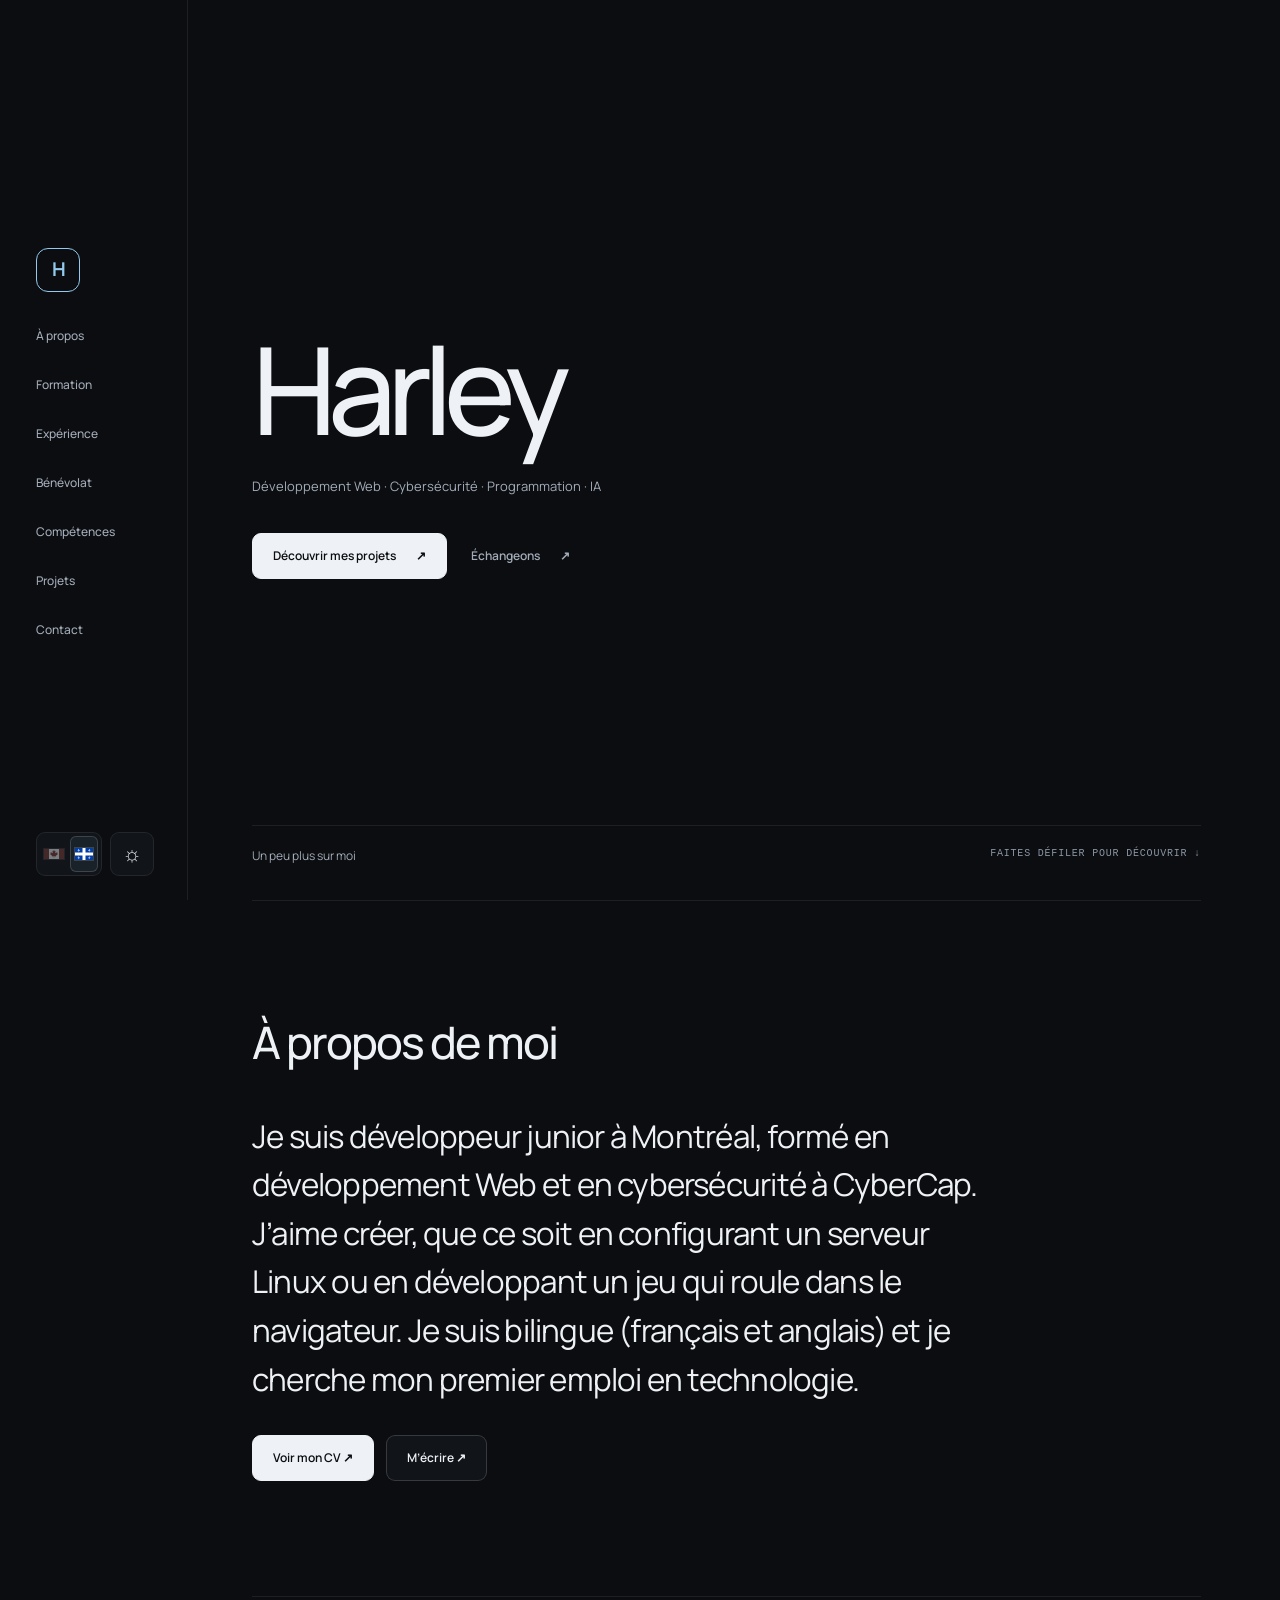
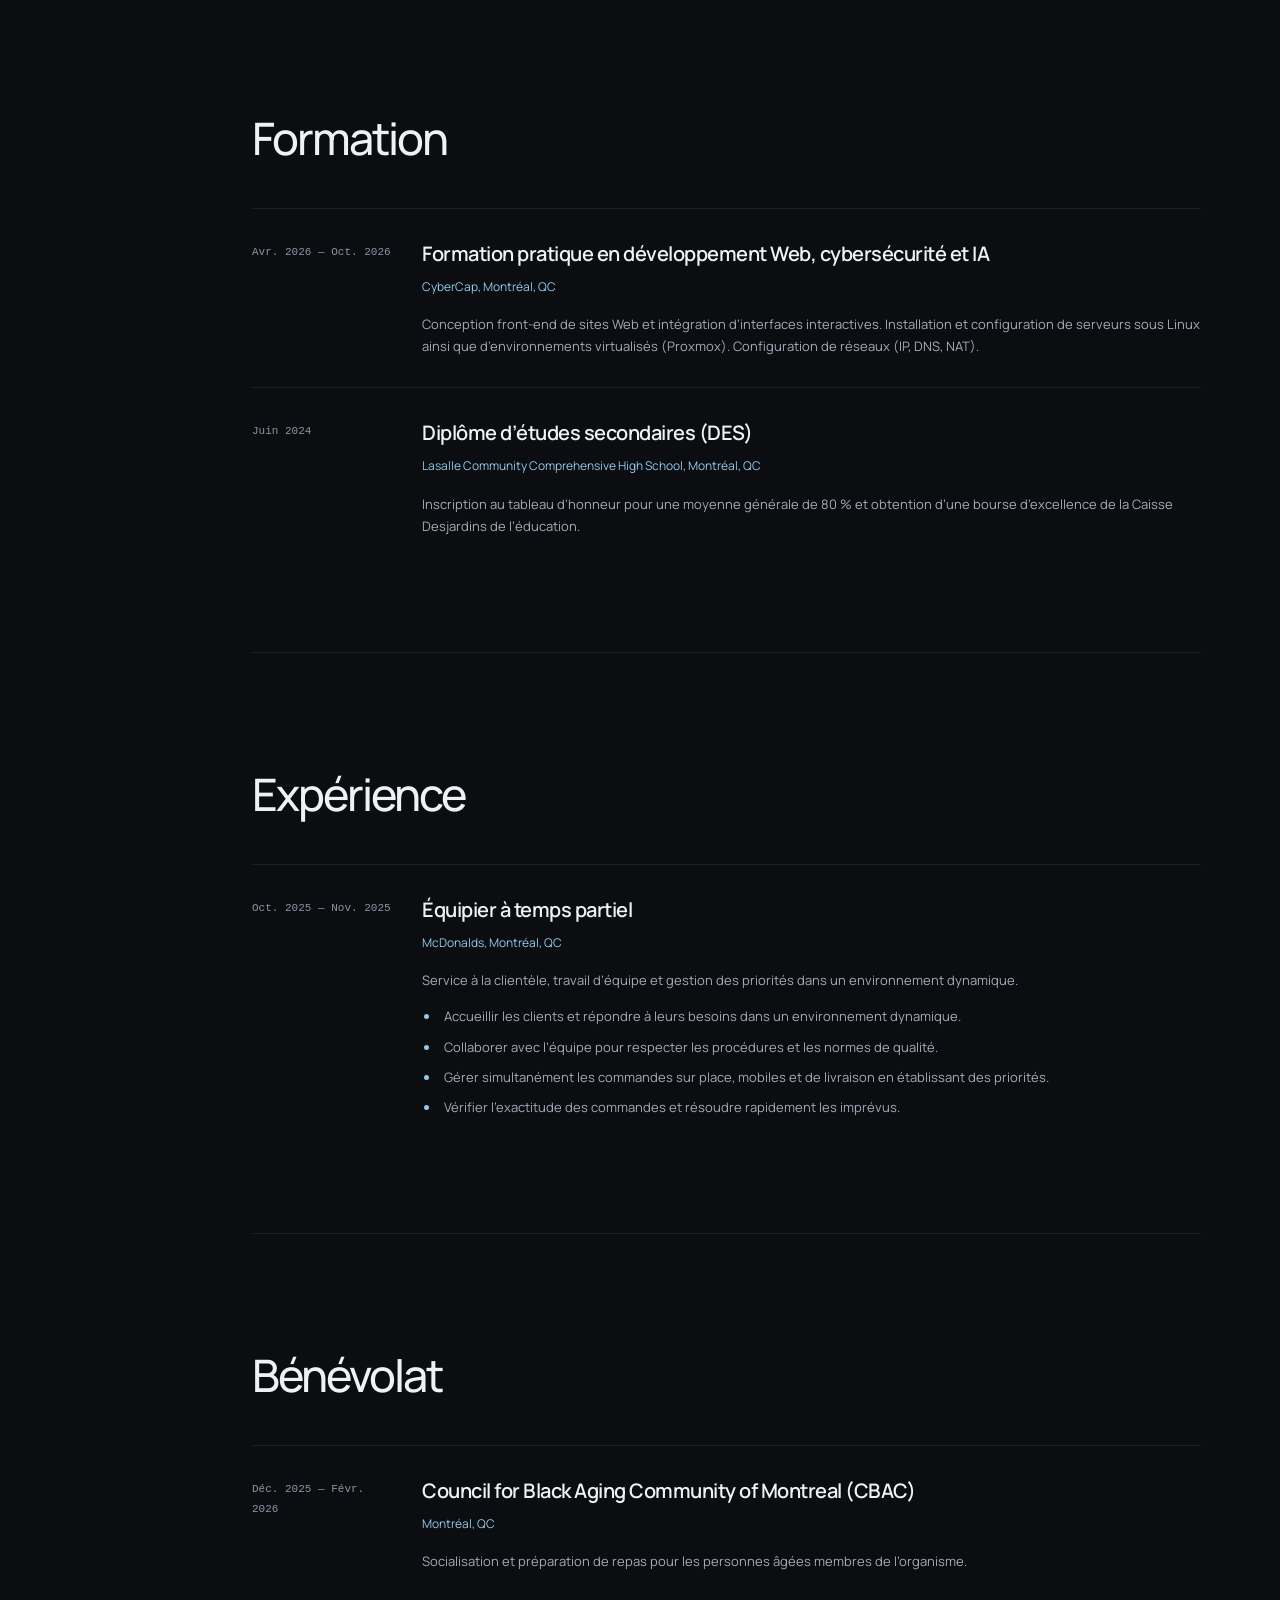
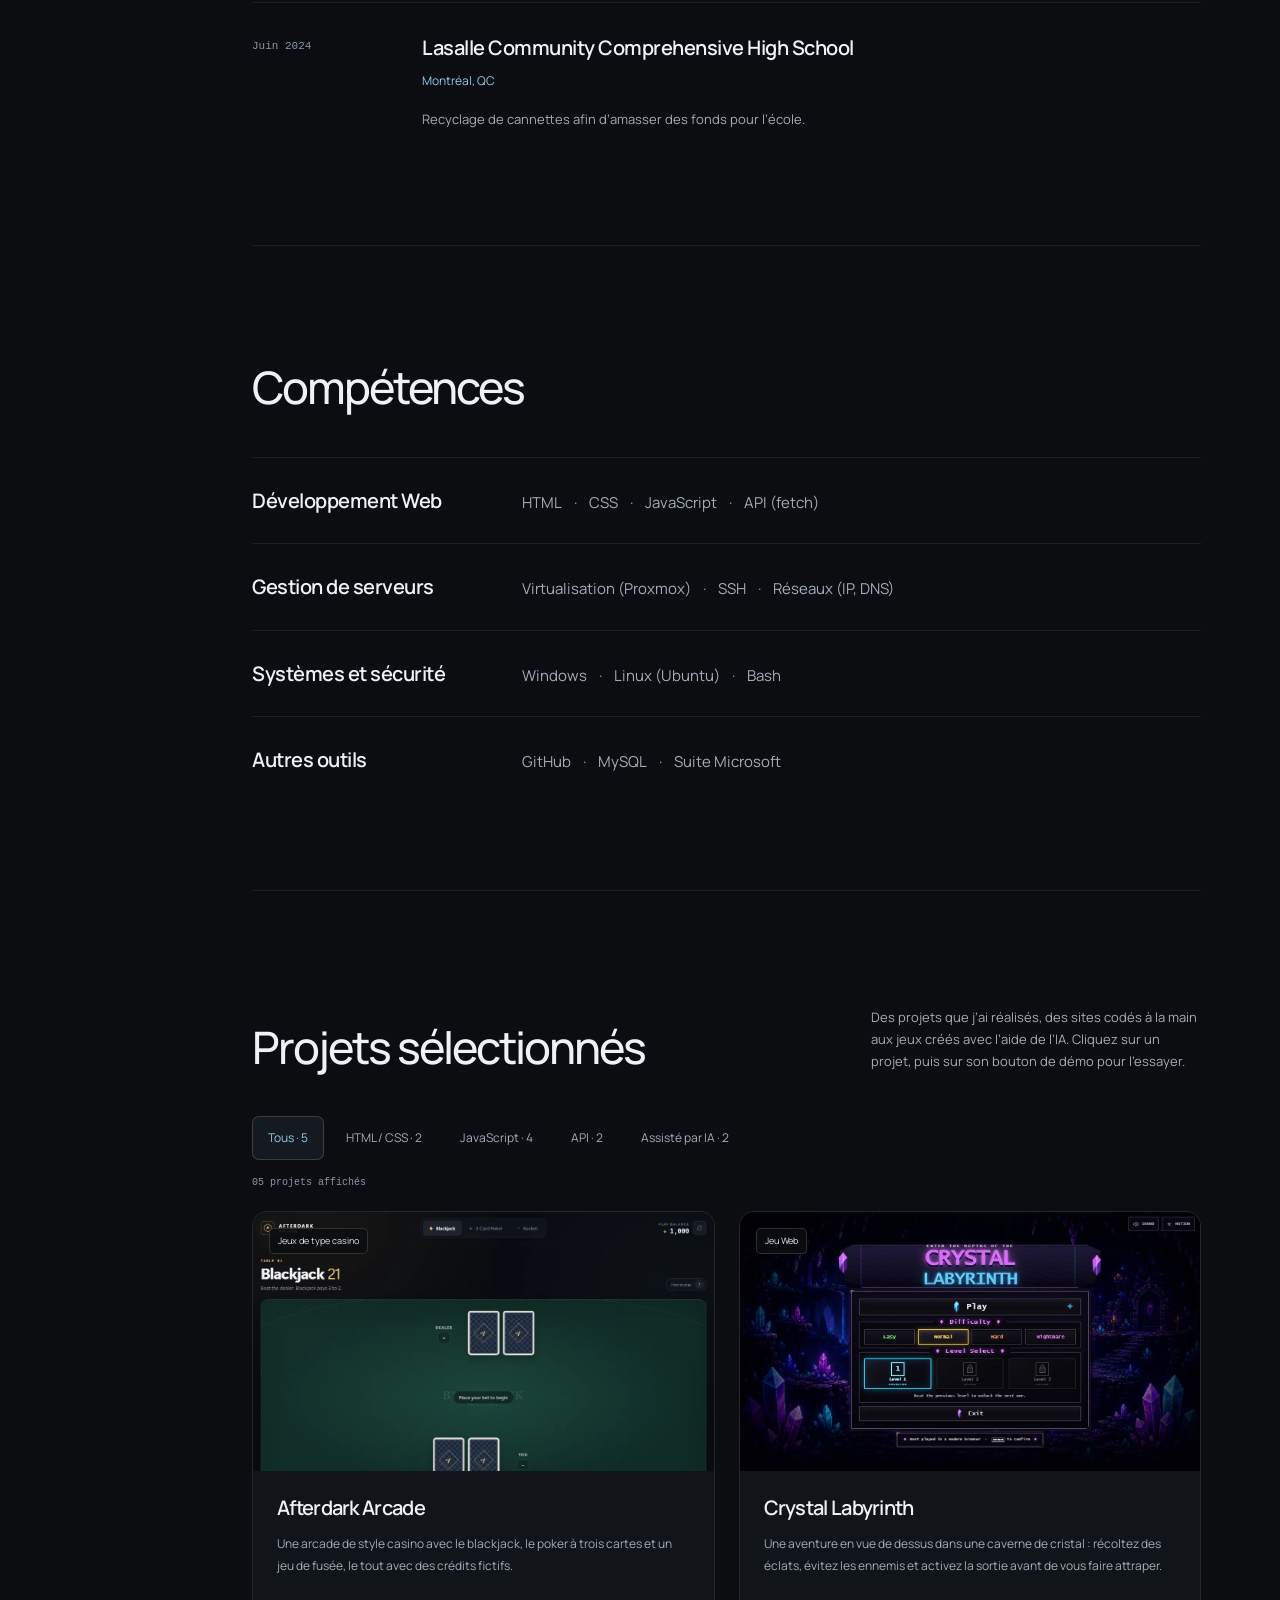
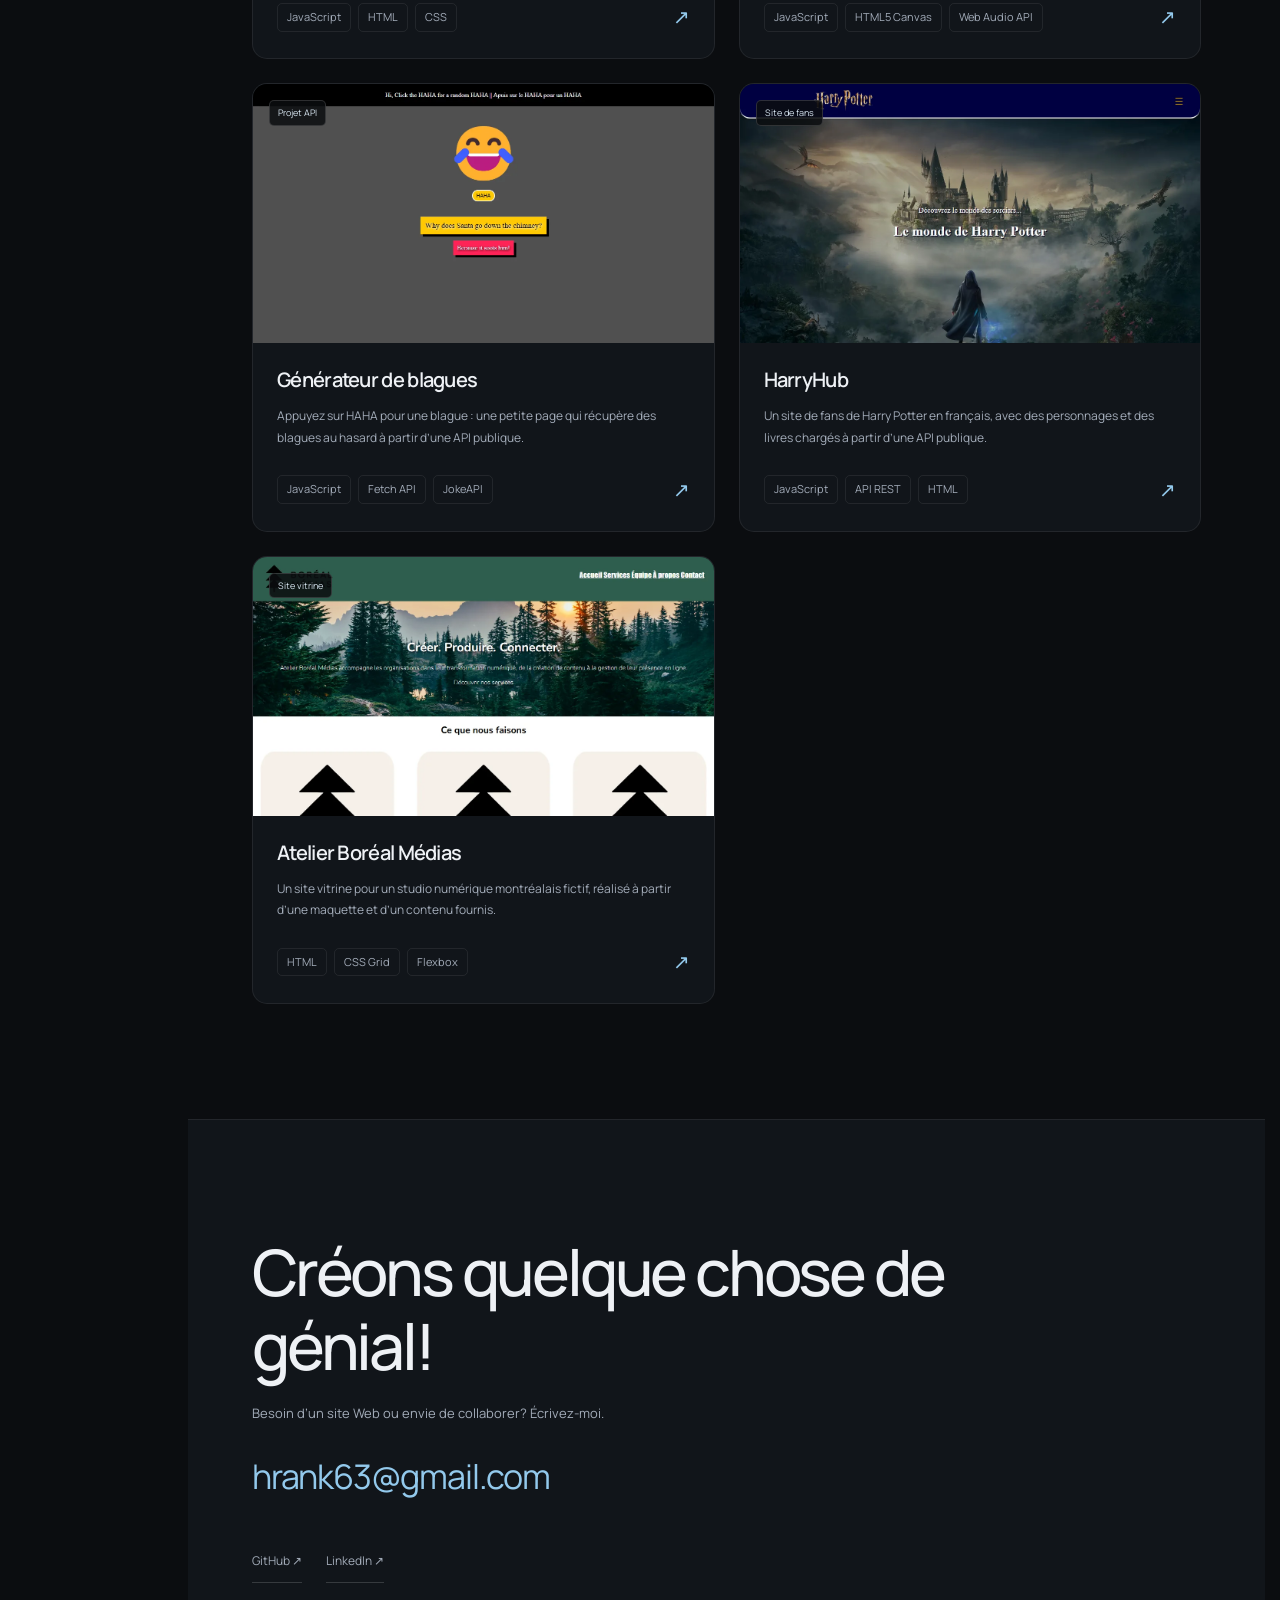
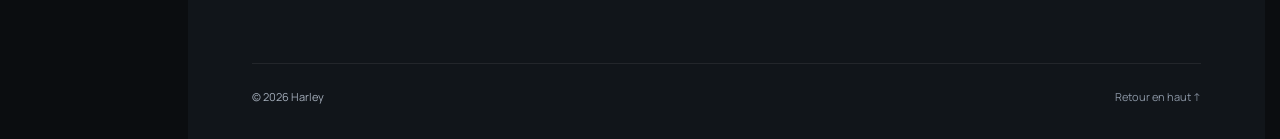
<file: index.html>
<!doctype html>
<html lang="fr-CA" data-theme="dark">
<head>
    <meta charset="UTF-8">
    <meta name="viewport" content="width=device-width, initial-scale=1.0">
    <meta name="description" content="Le portfolio personnel de Harley — développement Web, cybersécurité, programmation et IA.">
    <meta name="color-scheme" content="dark light">
    <title>Harley | Portfolio</title>
    <link rel="icon" href="assets/icons/favicon.svg" type="image/svg+xml">
    <link rel="preconnect" href="https://fonts.googleapis.com">
    <link rel="preconnect" href="https://fonts.gstatic.com" crossorigin>
    <link href="https://fonts.googleapis.com/css2?family=Manrope:wght@400;500;600;700;800&amp;display=swap" rel="stylesheet">
    <script>
        // Apply the saved theme before the page is drawn, so light mode doesn't flash dark first.
        // Same key as STORAGE_KEYS.theme in js/script.js.
        try { document.documentElement.dataset.theme = localStorage.getItem('astra-theme') === 'light' ? 'light' : 'dark'; } catch {}
    </script>
    <link rel="stylesheet" href="css/style.css">
</head>
<body>
    <!--
        Text with data-i18n="..." is replaced by the matching entry in js/translations.js.
        The French written here is what shows before the script runs and without JavaScript,
        so keep it the same as the French in js/translations.js.
        The About, Education, Experience, Volunteering, Skills and Projects content
        and the social links come from js/content.js.
    -->
    <a class="skip-link" href="#main-content" data-i18n="skipToContent">Aller au contenu</a>
    <div class="ambient-background" aria-hidden="true"></div>

    <!-- Desktop sidebar. The phone menu below has the same links: change both. -->
    <aside class="desktop-sidebar" aria-label="Navigation principale" data-i18n-aria-label="accessibility.primaryNavigation">
        <nav class="desktop-nav" aria-label="Sections du portfolio" data-i18n-aria-label="accessibility.portfolioSections">
            <a class="sidebar-logo" href="#hero" data-section-link="hero" aria-label="Harley — accueil" data-i18n-aria-label="accessibility.home">H</a>
            <a href="#about" data-section-link="about" data-i18n="nav.about">À propos</a>
            <a href="#education" data-section-link="education" data-i18n="nav.education">Formation</a>
            <a href="#experience" data-section-link="experience" data-i18n="nav.experience">Expérience</a>
            <a href="#volunteering" data-section-link="volunteering" data-i18n="nav.volunteering">Bénévolat</a>
            <a href="#skills" data-section-link="skills" data-i18n="nav.skills">Compétences</a>
            <a href="#projects" data-section-link="projects" data-i18n="nav.projects">Projets</a>
            <a href="#contact" data-section-link="contact" data-i18n="nav.contact">Contact</a>
        </nav>
        <div class="sidebar-controls">
            <div class="language-switch" role="group" aria-label="Choisir la langue" data-i18n-aria-label="languageLabel">
                <button class="language-option" type="button" data-language="en" lang="en" aria-label="English" title="English" aria-pressed="false">
                    <img src="assets/icons/flag-ca.svg" alt="" width="20" height="10">
                </button>
                <button class="language-option" type="button" data-language="frCA" lang="fr-CA" aria-label="Français" title="Français" aria-pressed="true">
                    <img src="assets/icons/flag-qc.svg" alt="" width="18" height="12">
                </button>
            </div>
            <button class="theme-toggle" type="button" aria-label="Passer au thème clair" title="Passer au thème clair">
                <span class="theme-icon" aria-hidden="true">☼</span>
            </button>
        </div>
    </aside>

    <!-- Phone header: same language and theme buttons as the sidebar, plus the menu. -->
    <header class="mobile-header">
        <a class="mobile-logo" href="#hero" aria-label="Harley — accueil" data-i18n-aria-label="accessibility.home">H</a>
        <div class="mobile-controls">
            <div class="language-switch" role="group" aria-label="Choisir la langue" data-i18n-aria-label="languageLabel">
                <button class="language-option" type="button" data-language="en" lang="en" aria-label="English" title="English" aria-pressed="false">
                    <img src="assets/icons/flag-ca.svg" alt="" width="20" height="10">
                </button>
                <button class="language-option" type="button" data-language="frCA" lang="fr-CA" aria-label="Français" title="Français" aria-pressed="true">
                    <img src="assets/icons/flag-qc.svg" alt="" width="18" height="12">
                </button>
            </div>
            <button class="theme-toggle" type="button" aria-label="Passer au thème clair" title="Passer au thème clair">
                <span class="theme-icon" aria-hidden="true">☼</span>
            </button>
            <button class="menu-toggle" type="button" aria-expanded="false" aria-controls="mobile-navigation">
                <span class="visually-hidden">Ouvrir le menu</span>
                <span class="menu-lines" aria-hidden="true"></span>
            </button>
        </div>
        <nav class="mobile-nav" id="mobile-navigation" aria-label="Navigation mobile" data-i18n-aria-label="accessibility.mobileNavigation" hidden>
            <a href="#about" data-section-link="about" data-i18n="nav.about">À propos</a>
            <a href="#education" data-section-link="education" data-i18n="nav.education">Formation</a>
            <a href="#experience" data-section-link="experience" data-i18n="nav.experience">Expérience</a>
            <a href="#volunteering" data-section-link="volunteering" data-i18n="nav.volunteering">Bénévolat</a>
            <a href="#skills" data-section-link="skills" data-i18n="nav.skills">Compétences</a>
            <a href="#projects" data-section-link="projects" data-i18n="nav.projects">Projets</a>
            <a href="#contact" data-section-link="contact" data-i18n="nav.contact">Contact</a>
        </nav>
    </header>

    <div class="reading-progress" aria-hidden="true">
        <div class="reading-progress-bar"></div>
    </div>

    <!-- Each section's id, data-section and nav link (data-section-link) use the same word. -->
    <main id="main-content">
        <section class="hero section" id="hero" data-section="hero" aria-labelledby="hero-name">
            <div class="hero-content">
                <h1 id="hero-name">Harley</h1>
                <p class="hero-subtitle" data-i18n="hero.subtitle">Développement Web · Cybersécurité · Programmation · IA</p>
                <div class="hero-actions">
                    <a class="button" href="#projects"><span data-i18n="hero.explore">Découvrir mes projets</span><span aria-hidden="true">↗</span></a>
                    <a class="text-link" href="#contact"><span data-i18n="hero.connect">Échangeons</span><span aria-hidden="true">↗</span></a>
                </div>
            </div>
            <a class="hero-bottomline" href="#about"><span data-i18n="hero.scroll">Un peu plus sur moi</span><span data-i18n="hero.scrollHint">FAITES DÉFILER POUR DÉCOUVRIR ↓</span></a>
        </section>

        <section class="section content-section reveal" id="about" data-section="about" aria-labelledby="about-title">
            <div class="section-heading">
                <h2 id="about-title" data-i18n="sections.about">À propos de moi</h2>
            </div>
            <div class="about-copy" id="about-content"></div>
        </section>

        <section class="section content-section reveal" id="education" data-section="education" aria-labelledby="education-title">
            <div class="section-heading">
                <h2 id="education-title" data-i18n="sections.education">Formation</h2>
            </div>
            <div id="education-list"></div>
        </section>

        <section class="section content-section reveal" id="experience" data-section="experience" aria-labelledby="experience-title">
            <div class="section-heading">
                <h2 id="experience-title" data-i18n="sections.experience">Expérience</h2>
            </div>
            <div id="experience-list"></div>
        </section>

        <section class="section content-section reveal" id="volunteering" data-section="volunteering" aria-labelledby="volunteering-title">
            <div class="section-heading">
                <h2 id="volunteering-title" data-i18n="sections.volunteering">Bénévolat</h2>
            </div>
            <div id="volunteering-list"></div>
        </section>

        <section class="section content-section reveal" id="skills" data-section="skills" aria-labelledby="skills-title">
            <div class="section-heading">
                <h2 id="skills-title" data-i18n="sections.skills">Compétences</h2>
            </div>
            <div id="skills-list"></div>
        </section>

        <section class="section content-section reveal" id="projects" data-section="projects" aria-labelledby="projects-title">
            <div class="section-heading projects-heading">
                <h2 id="projects-title" data-i18n="sections.projects">Projets sélectionnés</h2>
                <p class="section-intro" data-i18n="projects.intro">Des projets que j’ai réalisés, des sites codés à la main aux jeux créés avec l’aide de l’IA. Cliquez sur un projet, puis sur son bouton de démo pour l’essayer.</p>
            </div>
            <div class="filter-list" id="project-filters" role="group" aria-label="Filtrer les projets" data-i18n-aria-label="projects.filterLabel"></div>
            <p class="filter-status" id="filter-status" role="status"></p>
            <div class="projects-grid" id="projects-grid"></div>
        </section>
    </main>

    <footer class="site-footer reveal" id="contact" data-section="contact" aria-labelledby="contact-title">
        <div class="footer-content">
            <h2 id="contact-title" data-i18n="contact.title">Créons quelque chose de génial!</h2>
            <p data-i18n="contact.body">Besoin d’un site Web ou envie de collaborer? Écrivez-moi.</p>
            <a class="contact-email" id="contact-email" href="mailto:hrank63@gmail.com">hrank63@gmail.com</a>
            <div class="social-links" id="social-links"></div>
            <div class="footer-bottom">
                <p>© <span id="current-year"></span> <span id="footer-name">Harley</span></p>
                <a href="#hero" data-i18n="contact.backToTop">Retour en haut ↑</a>
            </div>
        </div>
    </footer>

    <!-- Project details window, filled in by js/script.js when a project card is clicked. -->
    <dialog class="project-dialog" id="project-dialog" aria-labelledby="dialog-title">
        <button class="dialog-close" type="button" aria-label="Fermer les détails du projet" data-i18n-aria-label="projects.close">×</button>
        <div id="dialog-content"></div>
    </dialog>

    <noscript>
        <div class="noscript-message"><span lang="en">This portfolio uses JavaScript to display its editable content. Please enable JavaScript to view the full site.</span><br><span lang="fr-CA">Ce portfolio utilise JavaScript pour afficher son contenu modifiable. Veuillez activer JavaScript pour consulter le site complet.</span></div>
    </noscript>
    <script src="js/content.js"></script>
    <script src="js/translations.js"></script>
    <script src="js/script.js"></script>
</body>
</html>
</file>
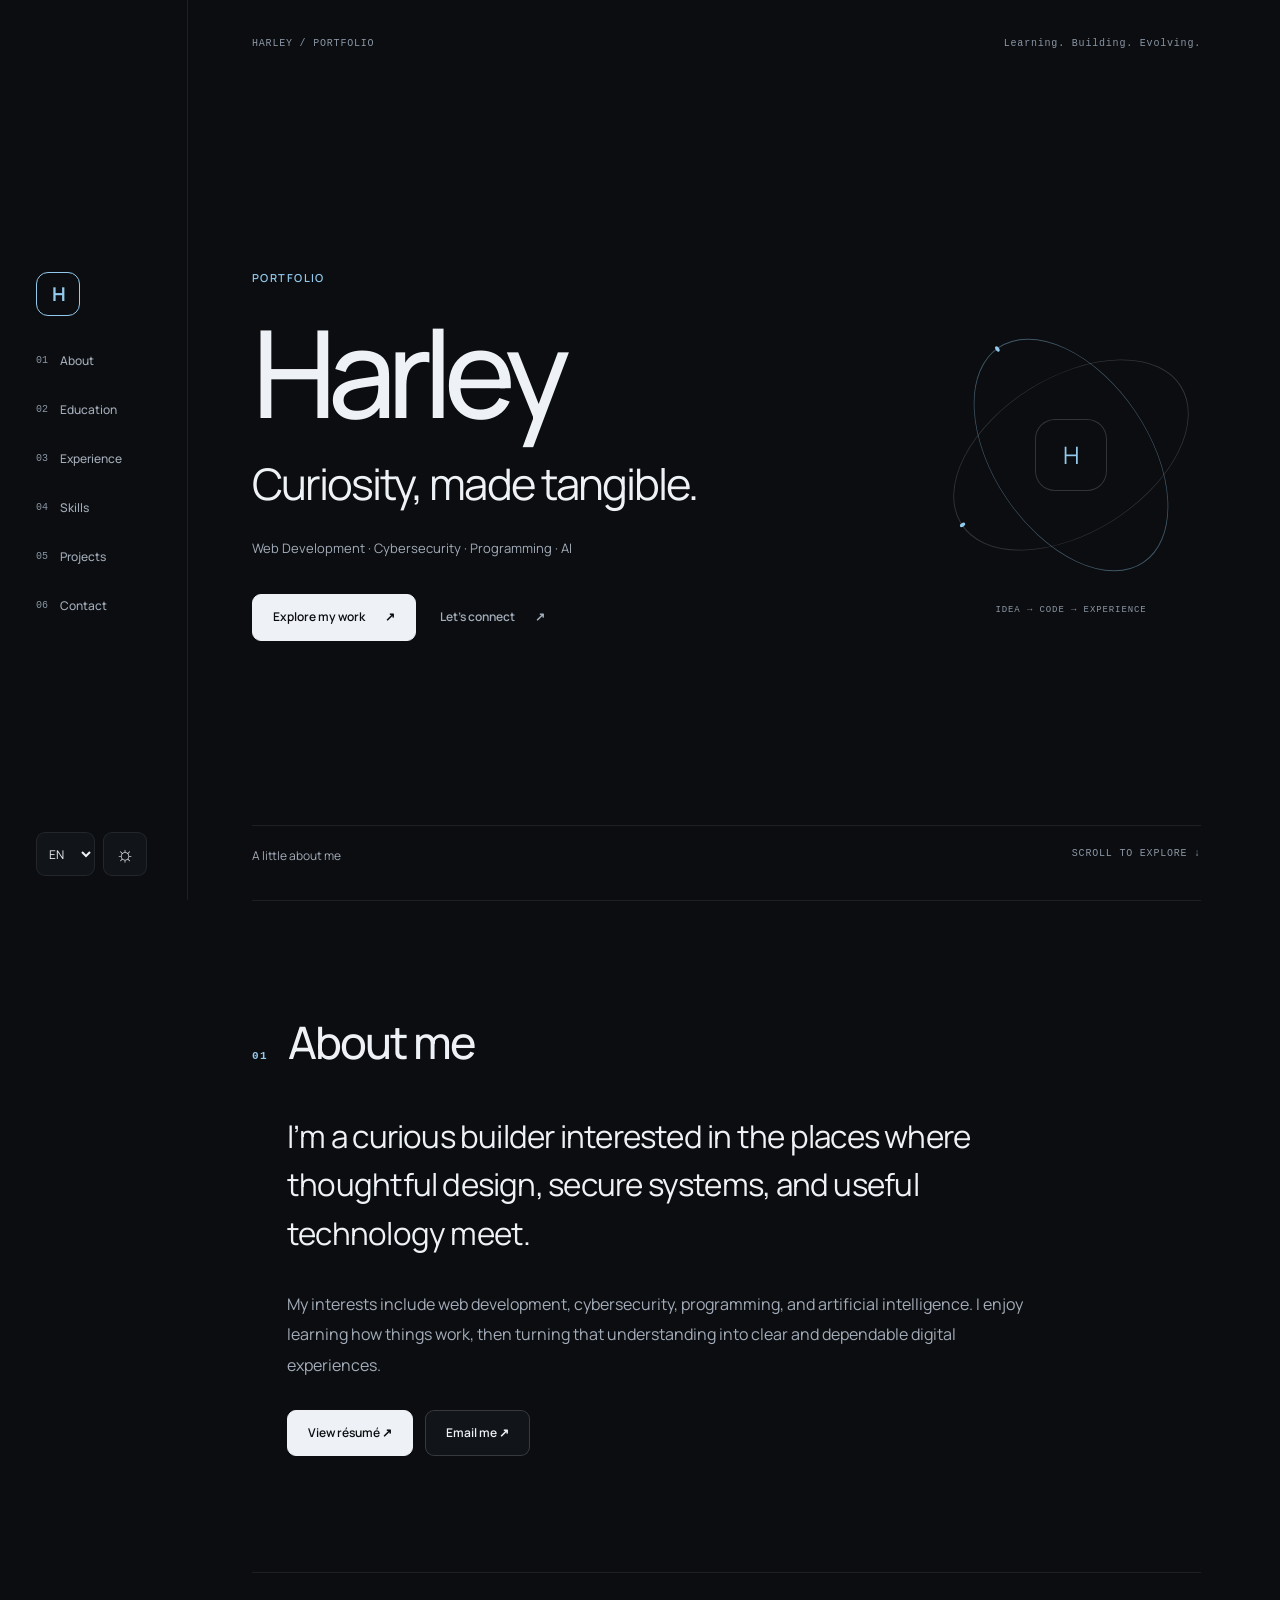
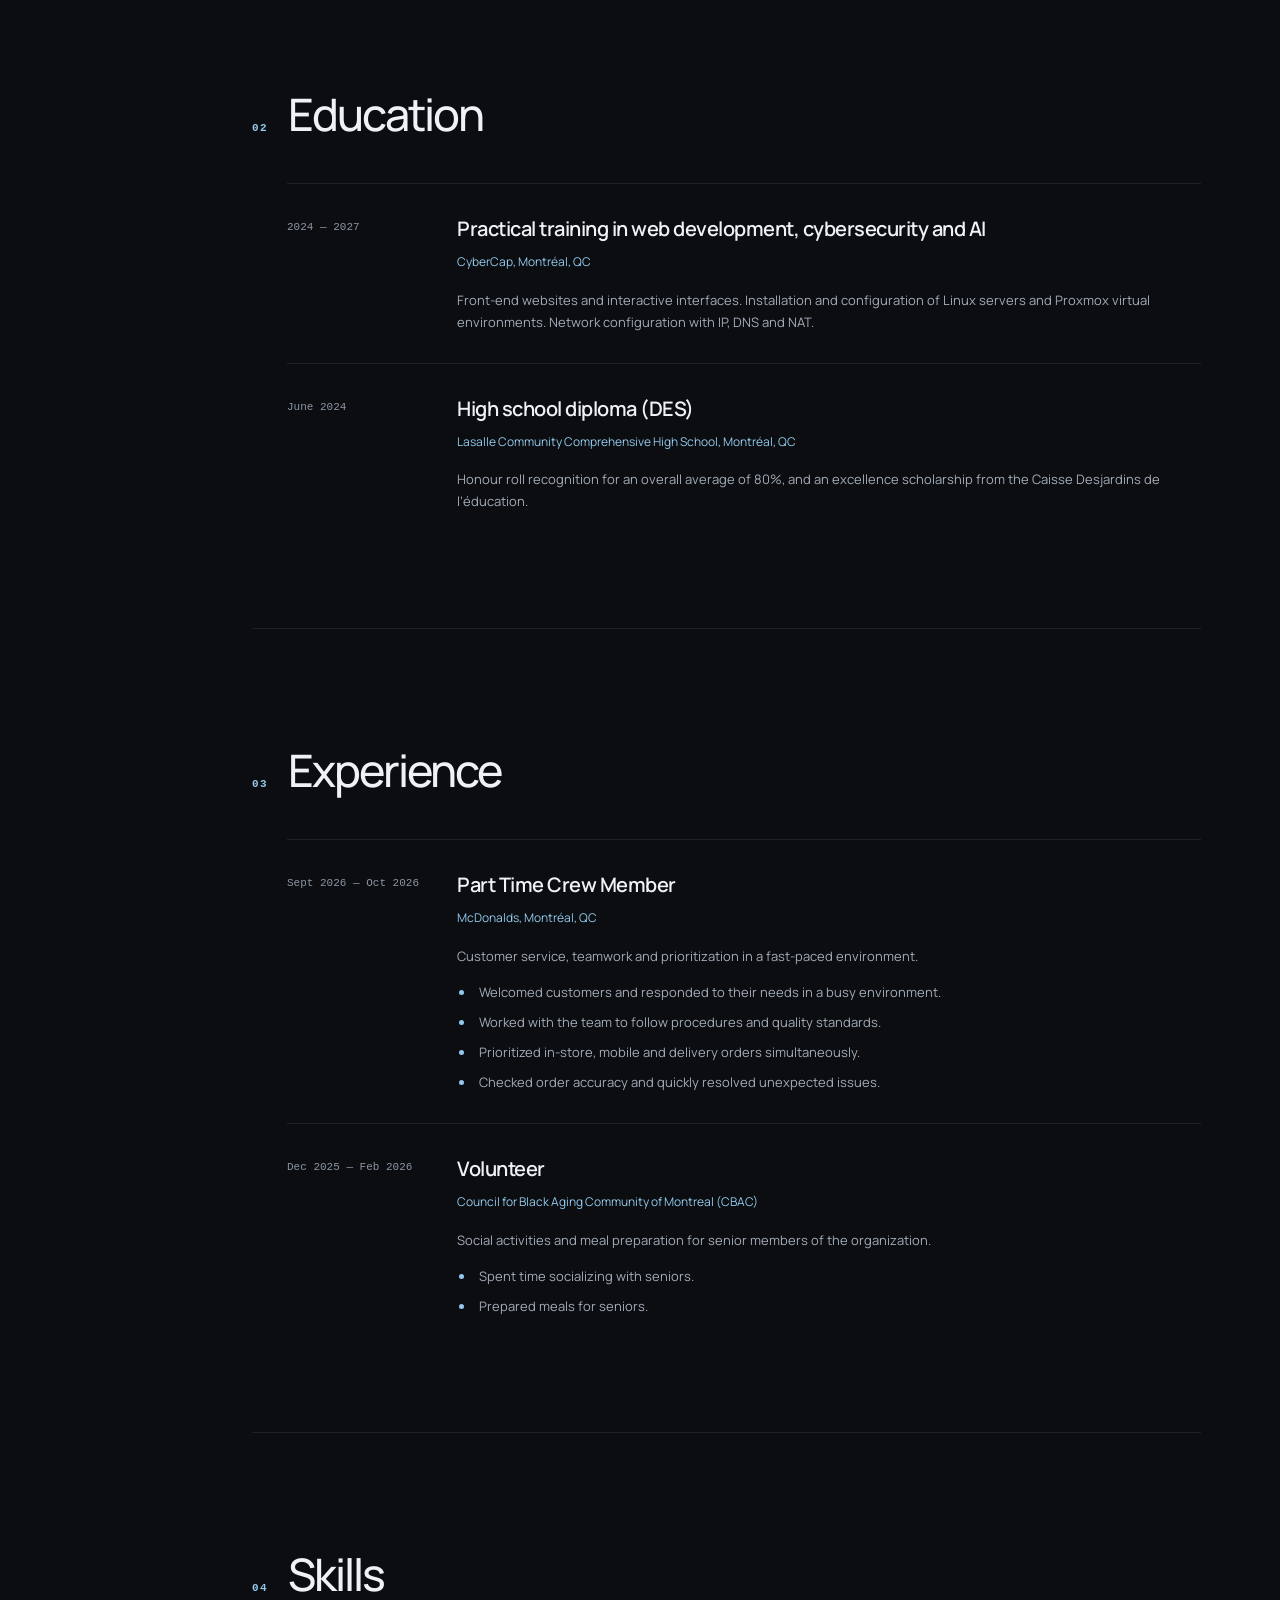
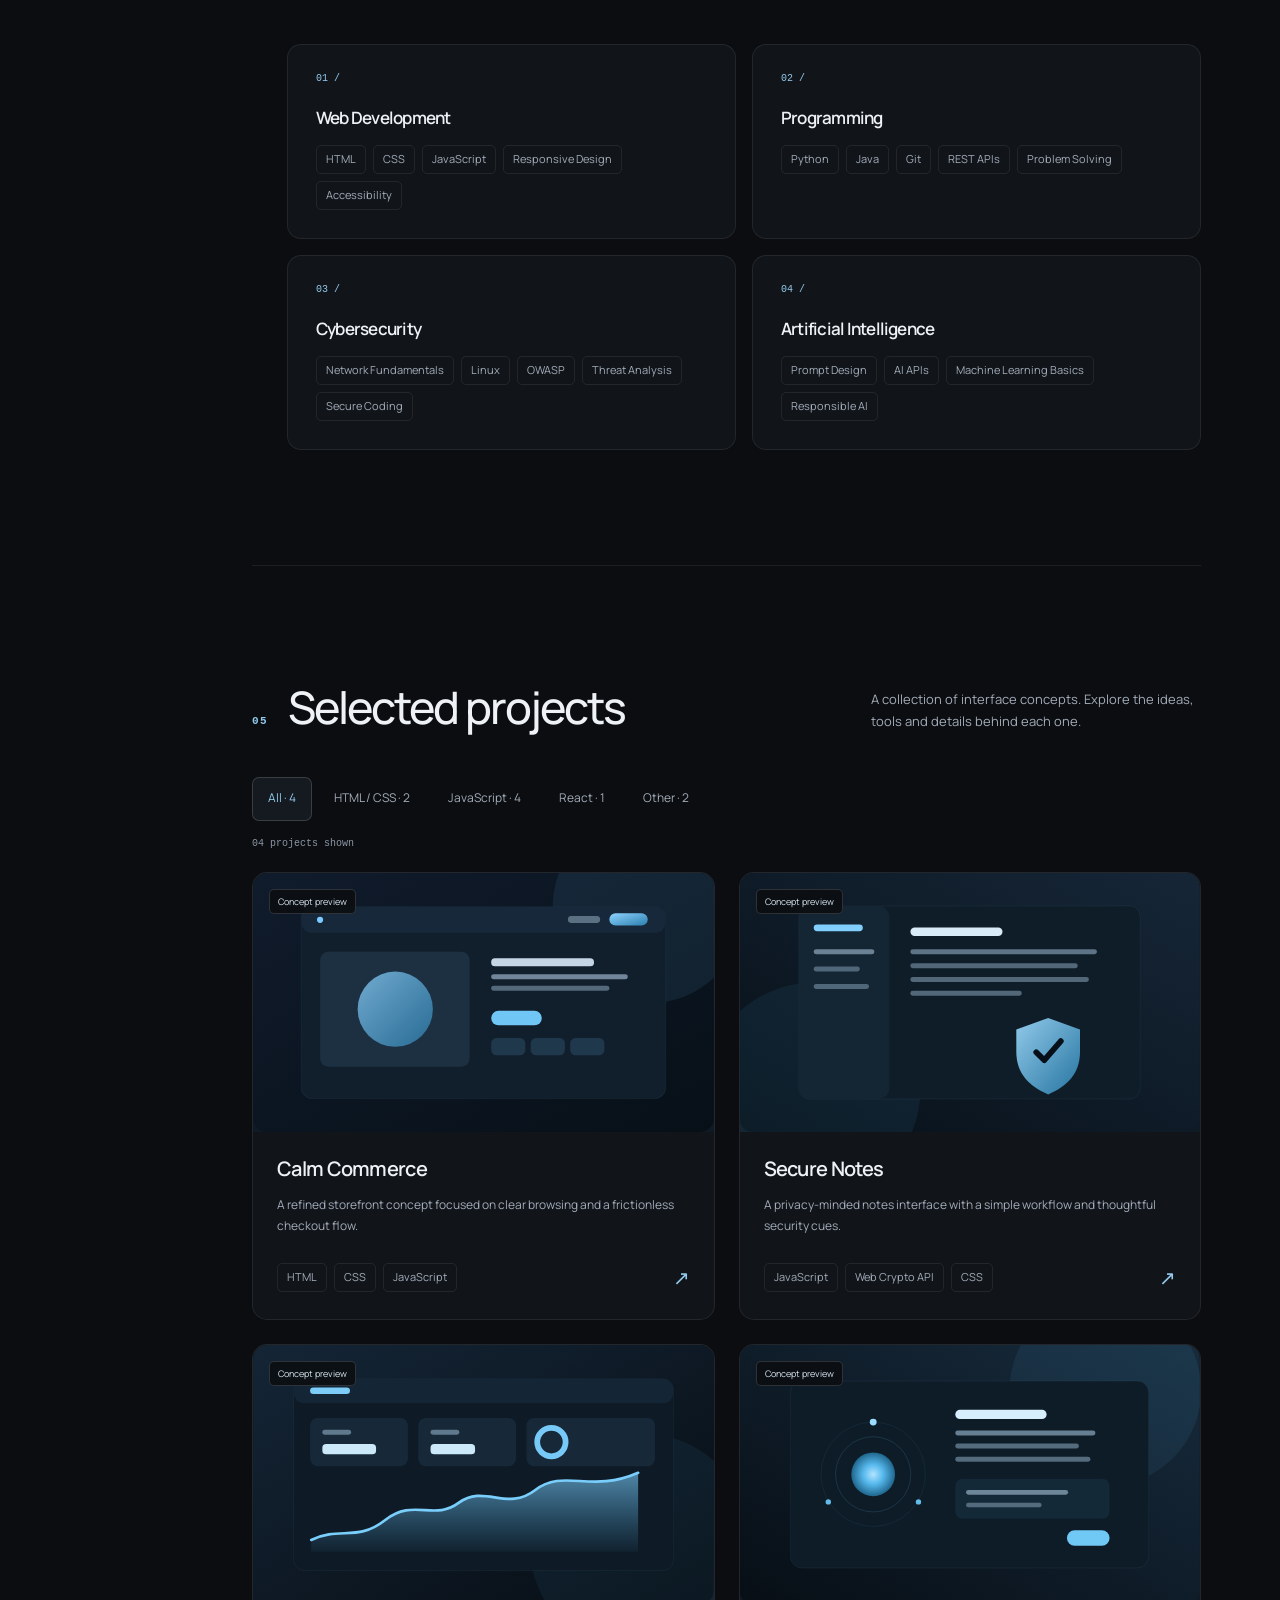
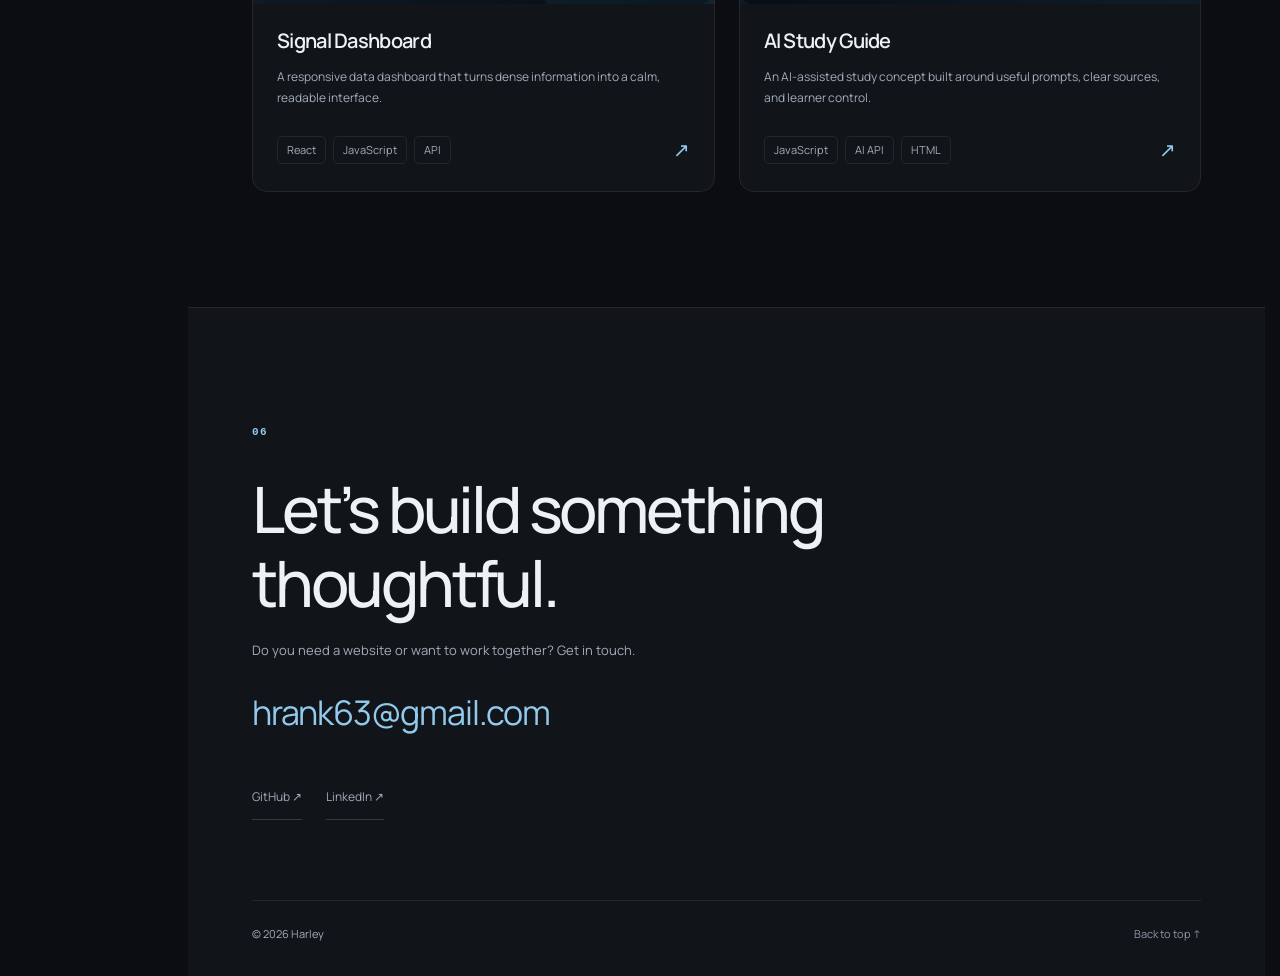
<file: portfolioMAIN/index.html>
<!doctype html>
<html lang="en" data-theme="dark">
<head>
    <meta charset="UTF-8">
    <meta name="viewport" content="width=device-width, initial-scale=1.0">
    <meta name="description" content="Harley's personal portfolio — web development, cybersecurity, programming, and AI.">
    <meta name="color-scheme" content="dark light">
    <title>Harley | Portfolio</title>
    <link rel="icon" href="assets/icons/favicon.svg" type="image/svg+xml">
    <link rel="preconnect" href="https://fonts.googleapis.com">
    <link rel="preconnect" href="https://fonts.gstatic.com" crossorigin>
    <link href="https://fonts.googleapis.com/css2?family=Manrope:wght@400;500;600;700;800&amp;display=swap" rel="stylesheet">
    <script>
        // Apply a saved theme before painting, without sharing the original site's settings.
        try { document.documentElement.dataset.theme = localStorage.getItem('astra-theme') === 'light' ? 'light' : 'dark'; } catch {}
    </script>
    <link rel="stylesheet" href="css/style.css">
</head>
<body data-active-section="hero">
    <a class="skip-link" href="#main-content" data-i18n="skipToContent">Skip to content</a>
    <div class="ambient-background" aria-hidden="true"></div>

    <aside class="desktop-sidebar" aria-label="Primary navigation" data-i18n-aria-label="accessibility.primaryNavigation">
        <nav class="desktop-nav" aria-label="Portfolio sections" data-i18n-aria-label="accessibility.portfolioSections">
            <a class="sidebar-logo" href="#hero" data-section-link="hero" aria-label="Harley — home" data-i18n-aria-label="accessibility.home">H</a>
            <a href="#about" data-section-link="about" data-i18n="nav.about">About</a>
            <a href="#education" data-section-link="education" data-i18n="nav.education">Education</a>
            <a href="#experience" data-section-link="experience" data-i18n="nav.experience">Experience</a>
            <a href="#skills" data-section-link="skills" data-i18n="nav.skills">Skills</a>
            <a href="#projects" data-section-link="projects" data-i18n="nav.projects">Projects</a>
            <a href="#contact" data-section-link="contact" data-i18n="nav.contact">Contact</a>
        </nav>
        <div class="sidebar-controls">
            <label class="visually-hidden" for="desktop-language" data-i18n="languageLabel">Choose language</label>
            <select class="language-select" id="desktop-language" aria-label="Choose language">
                <option value="en">EN</option>
                <option value="frCA">FR</option>
            </select>
            <button class="theme-toggle" type="button" aria-label="Switch to light mode" title="Switch to light mode">
                <span class="theme-icon" aria-hidden="true">☼</span>
            </button>
        </div>
    </aside>

    <header class="mobile-header">
        <a class="mobile-logo" href="#hero" aria-label="Harley — home" data-i18n-aria-label="accessibility.home">H</a>
        <div class="mobile-controls">
            <label class="visually-hidden" for="mobile-language" data-i18n="languageLabel">Choose language</label>
            <select class="language-select" id="mobile-language" aria-label="Choose language">
                <option value="en">EN</option>
                <option value="frCA">FR</option>
            </select>
            <button class="theme-toggle" type="button" aria-label="Switch to light mode" title="Switch to light mode">
                <span class="theme-icon" aria-hidden="true">☼</span>
            </button>
            <button class="menu-toggle" type="button" aria-expanded="false" aria-controls="mobile-navigation">
                <span class="visually-hidden" data-i18n="menuLabel">Open menu</span>
                <span class="menu-lines" aria-hidden="true"></span>
            </button>
        </div>
        <nav class="mobile-nav" id="mobile-navigation" aria-label="Mobile navigation" data-i18n-aria-label="accessibility.mobileNavigation" hidden>
            <a href="#about" data-section-link="about" data-i18n="nav.about">About</a>
            <a href="#education" data-section-link="education" data-i18n="nav.education">Education</a>
            <a href="#experience" data-section-link="experience" data-i18n="nav.experience">Experience</a>
            <a href="#skills" data-section-link="skills" data-i18n="nav.skills">Skills</a>
            <a href="#projects" data-section-link="projects" data-i18n="nav.projects">Projects</a>
            <a href="#contact" data-section-link="contact" data-i18n="nav.contact">Contact</a>
        </nav>
    </header>

    <div class="custom-scrollbar" aria-hidden="true">
        <div class="scrollbar-progress"></div>
    </div>

    <main id="main-content">
        <section class="hero section" id="hero" data-section="hero" aria-labelledby="hero-name">
            <div class="hero-topline"><span>HARLEY / PORTFOLIO</span><span data-i18n="hero.topline">Learning. Building. Evolving.</span></div>
            <div class="hero-content">
                <p class="eyebrow" data-i18n="hero.eyebrow">Personal portfolio</p>
                <h1 id="hero-name">Harley</h1>
                <p class="hero-statement" data-i18n="hero.statement">Curiosity, made tangible.</p>
                <p class="hero-subtitle">Web Development <span>·</span> Cybersecurity <span>·</span> Programming <span>·</span> AI</p>
                <div class="hero-actions">
                    <a class="button" href="#projects"><span data-i18n="hero.explore">Explore my work</span><span aria-hidden="true">↗</span></a>
                    <a class="text-link" href="#contact"><span data-i18n="hero.connect">Let’s connect</span><span aria-hidden="true">↗</span></a>
                </div>
            </div>
            <div class="hero-orbit" aria-hidden="true">
                <span class="orbit orbit-one"></span>
                <span class="orbit orbit-two"></span>
                <span class="orbit-core">H</span>
                <span class="orbit-caption" data-i18n="hero.orbitCaption">IDEA → CODE → EXPERIENCE</span>
            </div>
            <a class="hero-bottomline" href="#about"><span data-i18n="hero.scroll">A little about me</span><span data-i18n="hero.scrollHint">SCROLL TO EXPLORE ↓</span></a>
        </section>

        <section class="section content-section reveal" id="about" data-section="about" aria-labelledby="about-title">
            <div class="section-heading">
                <p class="section-number">01</p>
                <h2 id="about-title" data-i18n="sections.about">About me</h2>
            </div>
            <div class="about-layout">
                <div class="about-copy" id="about-content"></div>
            </div>
        </section>

        <section class="section content-section reveal" id="education" data-section="education" aria-labelledby="education-title">
            <div class="section-heading">
                <p class="section-number">02</p>
                <h2 id="education-title" data-i18n="sections.education">Education</h2>
            </div>
            <div class="timeline" id="education-list"></div>
        </section>

        <section class="section content-section reveal" id="experience" data-section="experience" aria-labelledby="experience-title">
            <div class="section-heading">
                <p class="section-number">03</p>
                <h2 id="experience-title" data-i18n="sections.experience">Experience</h2>
            </div>
            <div class="timeline" id="experience-list"></div>
        </section>

        <section class="section content-section reveal" id="skills" data-section="skills" aria-labelledby="skills-title">
            <div class="section-heading">
                <p class="section-number">04</p>
                <h2 id="skills-title" data-i18n="sections.skills">Skills</h2>
            </div>
            <div class="skills-grid" id="skills-list"></div>
        </section>

        <section class="section content-section projects-section reveal" id="projects" data-section="projects" aria-labelledby="projects-title">
            <div class="section-heading projects-heading">
                <div>
                    <p class="section-number">05</p>
                    <h2 id="projects-title" data-i18n="sections.projects">Selected projects</h2>
                </div>
                <p class="section-intro" data-i18n="projects.intro">A selection of placeholder work showing how your projects will appear.</p>
            </div>
            <div class="filter-list" id="project-filters" aria-label="Filter projects"></div>
            <p class="filter-status" id="filter-status" role="status"></p>
            <div class="projects-grid" id="projects-grid"></div>
        </section>
    </main>

    <footer class="section site-footer reveal" id="contact" data-section="contact" aria-labelledby="contact-title">
        <div class="footer-content">
            <p class="section-number">06</p>
            <h2 id="contact-title" data-i18n="contact.title">Have a project in mind?</h2>
            <p data-i18n="contact.body">Need a website or want to work together? Get in touch.</p>
            <a class="contact-email" id="contact-email" href="mailto:hrank63@gmail.com">hrank63@gmail.com</a>
            <div class="social-links" id="social-links"></div>
            <div class="footer-bottom">
                <p>© <span id="current-year"></span> <span id="footer-name">Harley</span></p>
                <a href="#hero" data-i18n="contact.backToTop">Back to top ↑</a>
            </div>
        </div>
    </footer>

    <dialog class="project-dialog" id="project-dialog" aria-labelledby="dialog-title">
        <button class="dialog-close" type="button" aria-label="Close project details" data-i18n-aria-label="projects.close">×</button>
        <div class="dialog-content" id="dialog-content"></div>
    </dialog>

    <noscript>
        <div class="noscript-message"><span lang="en">This portfolio uses JavaScript to display its editable content. Please enable JavaScript to view the full site.</span><br><span lang="fr-CA">Ce portfolio utilise JavaScript pour afficher son contenu modifiable. Veuillez activer JavaScript pour consulter le site complet.</span></div>
    </noscript>
    <script src="js/script.js"></script>
</body>
</html>
</file>
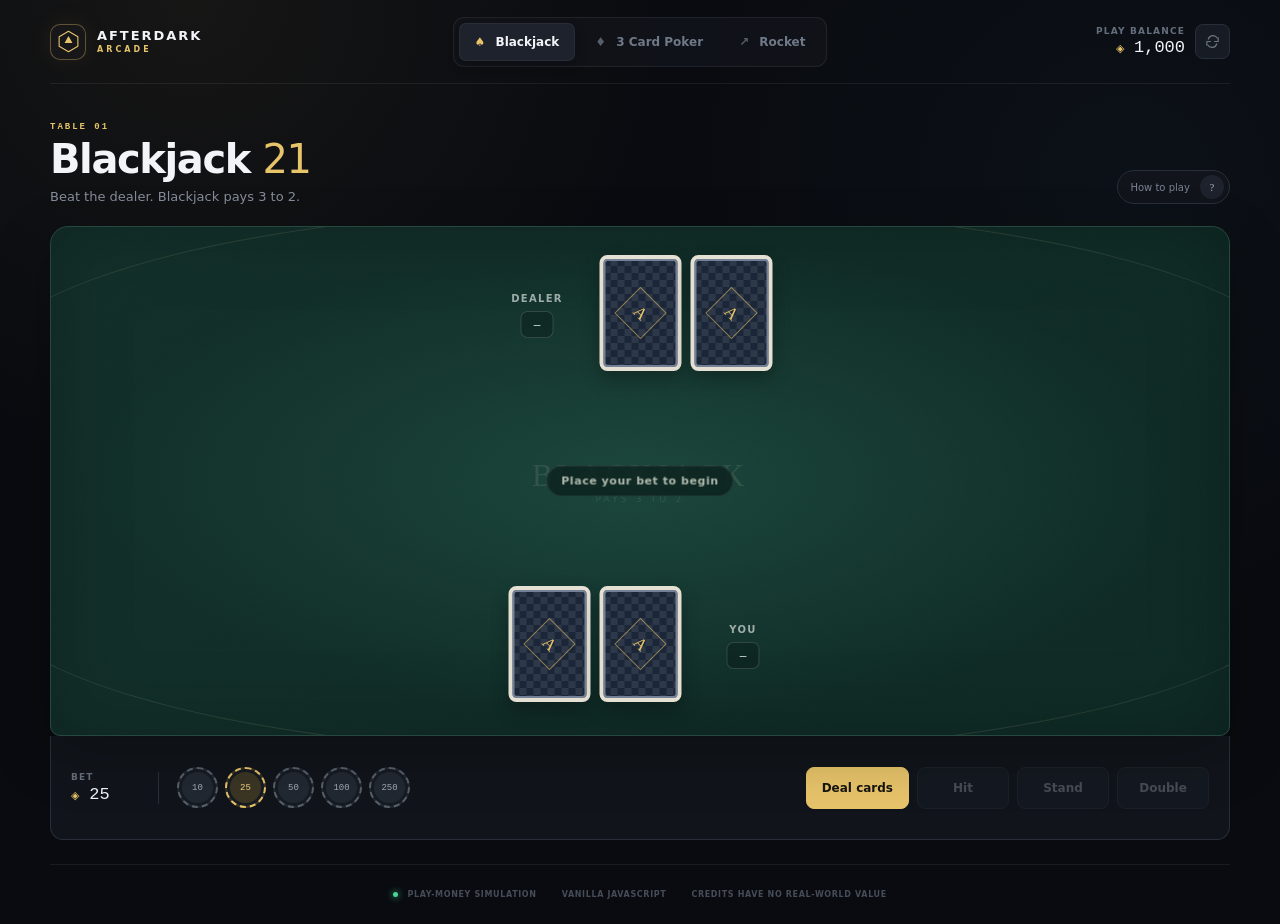
<file: projects/afterdark-arcade/index.html>
<!DOCTYPE html>
<html lang="en">
<head>
  <meta charset="UTF-8">
  <meta name="viewport" content="width=device-width, initial-scale=1.0">
  <meta name="description" content="Afterdark Arcade — three polished casino-style games using fictional credits.">
  <title>Afterdark Arcade</title>
  <link rel="stylesheet" href="style.css">
</head>
<body>
  <div class="app-shell">
    <header class="site-header">
      <a class="brand" href="#" aria-label="Afterdark Arcade home">
        <span class="brand-icon" aria-hidden="true">
          <svg viewBox="0 0 32 32"><path d="M16 3 28 10v12l-12 7L4 22V10l12-7Z"/><path d="m11 18 5-9 5 9h-10Z"/></svg>
        </span>
        <span class="brand-copy"><strong>AFTERDARK</strong><small>ARCADE</small></span>
      </a>

      <nav class="game-tabs" aria-label="Choose a game">
        <button class="game-tab active" type="button" data-game="blackjack">
          <span aria-hidden="true">♠</span> Blackjack
        </button>
        <button class="game-tab" type="button" data-game="poker">
          <span aria-hidden="true">♦</span> 3 Card Poker
        </button>
        <button class="game-tab" type="button" data-game="crash">
          <span aria-hidden="true">↗</span> Rocket
        </button>
      </nav>

      <div class="wallet">
        <div class="wallet-copy">
          <span>Play balance</span>
          <strong><small>◈</small> <span id="balance">1,000</span></strong>
        </div>
        <button id="resetBalance" class="icon-button" type="button" aria-label="Reset play balance" title="Reset play balance">
          <svg viewBox="0 0 24 24" aria-hidden="true"><path d="M20 7v5h-5M4 17v-5h5"/><path d="M6.1 8.5A7 7 0 0 1 18.7 7M17.9 15.5A7 7 0 0 1 5.3 17"/></svg>
        </button>
      </div>
    </header>

    <main>
      <section id="blackjack" class="game-view active" aria-labelledby="blackjackTitle">
        <div class="game-heading">
          <div>
            <p class="eyebrow">TABLE 01</p>
            <h1 id="blackjackTitle">Blackjack <span>21</span></h1>
            <p>Beat the dealer. Blackjack pays 3 to 2.</p>
          </div>
          <button class="rules-button" type="button" data-rules="blackjack">How to play <span>?</span></button>
        </div>

        <div class="table blackjack-table">
          <div class="felt-mark" aria-hidden="true"><span>BLACKJACK</span><small>PAYS 3 TO 2</small></div>

          <div class="hand dealer-hand">
            <div class="hand-label">
              <span>Dealer</span>
              <strong id="dealerScore" class="score-badge">—</strong>
            </div>
            <div id="dealerCards" class="cards" aria-label="Dealer cards"></div>
          </div>

          <div id="blackjackMessage" class="table-message">Place your bet to begin</div>

          <div class="hand player-hand">
            <div id="playerCards" class="cards" aria-label="Your cards"></div>
            <div class="hand-label">
              <span>You</span>
              <strong id="playerScore" class="score-badge">—</strong>
            </div>
          </div>
        </div>

        <div class="control-deck">
          <div class="bet-panel">
            <div class="bet-readout"><span>Bet</span><strong><small>◈</small> <span id="blackjackBet">25</span></strong></div>
            <div class="chip-row" data-bet-group="blackjack">
              <button class="chip" type="button" data-value="10">10</button>
              <button class="chip active" type="button" data-value="25">25</button>
              <button class="chip" type="button" data-value="50">50</button>
              <button class="chip" type="button" data-value="100">100</button>
              <button class="chip" type="button" data-value="250">250</button>
            </div>
          </div>
          <div class="action-row">
            <button id="blackjackDeal" class="action primary" type="button">Deal cards</button>
            <button id="blackjackHit" class="action" type="button" disabled>Hit</button>
            <button id="blackjackStand" class="action" type="button" disabled>Stand</button>
            <button id="blackjackDouble" class="action" type="button" disabled>Double</button>
          </div>
        </div>
      </section>

      <section id="poker" class="game-view" aria-labelledby="pokerTitle" hidden>
        <div class="game-heading">
          <div>
            <p class="eyebrow">TABLE 02</p>
            <h1 id="pokerTitle">Three Card <span>Poker</span></h1>
            <p>Make the stronger three-card hand. Dealer needs queen-high.</p>
          </div>
          <button class="rules-button" type="button" data-rules="poker">How to play <span>?</span></button>
        </div>

        <div class="table poker-table">
          <div class="poker-rankings" aria-hidden="true">
            <span>Mini royal</span><i>•</i><span>Straight flush</span><i>•</i><span>Three of a kind</span><i>•</i><span>Straight</span><i>•</i><span>Flush</span><i>•</i><span>Pair</span>
          </div>

          <div class="hand dealer-hand">
            <div class="hand-label">
              <span>Dealer</span>
              <strong id="pokerDealerRank" class="rank-badge">Waiting</strong>
            </div>
            <div id="pokerDealerCards" class="cards" aria-label="Dealer poker cards"></div>
          </div>

          <div id="pokerMessage" class="table-message">Place an ante to begin</div>

          <div class="hand player-hand">
            <div id="pokerPlayerCards" class="cards" aria-label="Your poker cards"></div>
            <div class="hand-label">
              <span>You</span>
              <strong id="pokerPlayerRank" class="rank-badge">Waiting</strong>
            </div>
          </div>
        </div>

        <div class="control-deck">
          <div class="bet-panel">
            <div class="bet-readout"><span>Ante</span><strong><small>◈</small> <span id="pokerBet">25</span></strong></div>
            <div class="chip-row" data-bet-group="poker">
              <button class="chip" type="button" data-value="10">10</button>
              <button class="chip active" type="button" data-value="25">25</button>
              <button class="chip" type="button" data-value="50">50</button>
              <button class="chip" type="button" data-value="100">100</button>
              <button class="chip" type="button" data-value="250">250</button>
            </div>
          </div>
          <div class="action-row">
            <button id="pokerDeal" class="action primary" type="button">Deal hand</button>
            <button id="pokerPlay" class="action success" type="button" disabled>Play <small>+1× ante</small></button>
            <button id="pokerFold" class="action danger" type="button" disabled>Fold</button>
          </div>
        </div>
      </section>

      <section id="crash" class="game-view" aria-labelledby="crashTitle" hidden>
        <div class="game-heading crash-heading">
          <div>
            <p class="eyebrow">HANGAR 03</p>
            <h1 id="crashTitle">Rocket <span>Run</span></h1>
            <p>Cash out before the rocket flies away.</p>
          </div>
          <button class="rules-button" type="button" data-rules="crash">How to play <span>?</span></button>
        </div>

        <div class="crash-layout">
          <div class="crash-stage">
            <canvas id="crashCanvas" width="900" height="500" aria-label="Animated rocket multiplier graph"></canvas>
            <div class="crash-status">
              <p id="crashStatusText">READY FOR TAKEOFF</p>
              <strong id="multiplier">1.00<span>×</span></strong>
              <small id="crashSubtext">Set your flight stake below</small>
            </div>
            <div id="rocket" class="rocket" aria-hidden="true">
              <svg viewBox="0 0 64 64"><path class="rocket-body" d="M39.4 7.5c8.7-4 14.9-3 17.1-2.2 1 2.4 1.7 8.7-2.4 17.2-4.6 9.3-14.8 17-21.4 20.8l-12-12C24.5 24.6 30.1 11.8 39.4 7.5Z"/><path class="rocket-window" d="M42.3 14.1a5.8 5.8 0 1 1 8.2 8.2 5.8 5.8 0 0 1-8.2-8.2Z"/><path class="rocket-fin" d="m21.5 29.8-9.7.5-7 7 14.1 1.2m15.3 3.4-.5 9.7-7 7-1.2-14.1"/><path class="flame" d="M17.7 42.5c-5.1 1-9.9 5.7-11.3 13.6 7.9-1.4 12.6-6.2 13.6-11.3l-2.3-2.3Z"/></svg>
            </div>
            <div id="crashFlash" class="crash-flash">FLEW AWAY!</div>
          </div>

          <aside class="flight-panel">
            <div class="history-block">
              <div class="panel-label"><span>Recent flights</span><i></i></div>
              <div id="crashHistory" class="crash-history">
                <span class="low">1.24×</span><span class="mid">2.18×</span><span class="low">1.05×</span><span class="high">5.72×</span><span class="mid">3.11×</span>
              </div>
            </div>

            <div class="flight-bet">
              <label for="crashBet">Flight stake</label>
              <div class="stake-input"><span>◈</span><input id="crashBet" type="number" min="1" max="1000" step="1" value="25" inputmode="numeric"></div>
              <div class="quick-bets">
                <button type="button" data-crash-bet="10">10</button>
                <button type="button" data-crash-bet="25">25</button>
                <button type="button" data-crash-bet="50">50</button>
                <button type="button" data-crash-bet="100">100</button>
                <button type="button" data-crash-bet="max">MAX</button>
              </div>
            </div>

            <div class="possible-win"><span>Current return</span><strong>◈ <span id="possibleWin">25.00</span></strong></div>
            <button id="launchButton" class="launch-button" type="button"><span>Launch rocket</span><small>Start at 1.00×</small></button>
            <button id="cashoutButton" class="cashout-button" type="button" disabled><span>Cash out</span><strong id="cashoutValue">◈ 25.00</strong></button>
          </aside>
        </div>
      </section>
    </main>

    <footer>
      <span><i class="live-dot"></i> Play-money simulation</span>
      <span>Vanilla JavaScript</span>
      <span>Credits have no real-world value</span>
    </footer>
  </div>

  <dialog id="rulesDialog">
    <button id="closeRules" class="dialog-close" type="button" aria-label="Close rules">×</button>
    <p id="rulesEyebrow" class="eyebrow">GAME RULES</p>
    <h2 id="rulesTitle">How to play</h2>
    <div id="rulesContent" class="rules-content"></div>
    <button id="gotItButton" class="action primary" type="button">Got it</button>
  </dialog>

  <div id="toast" class="toast" role="status" aria-live="polite"></div>
  <script src="java.js"></script>
</body>
</html>
</file>
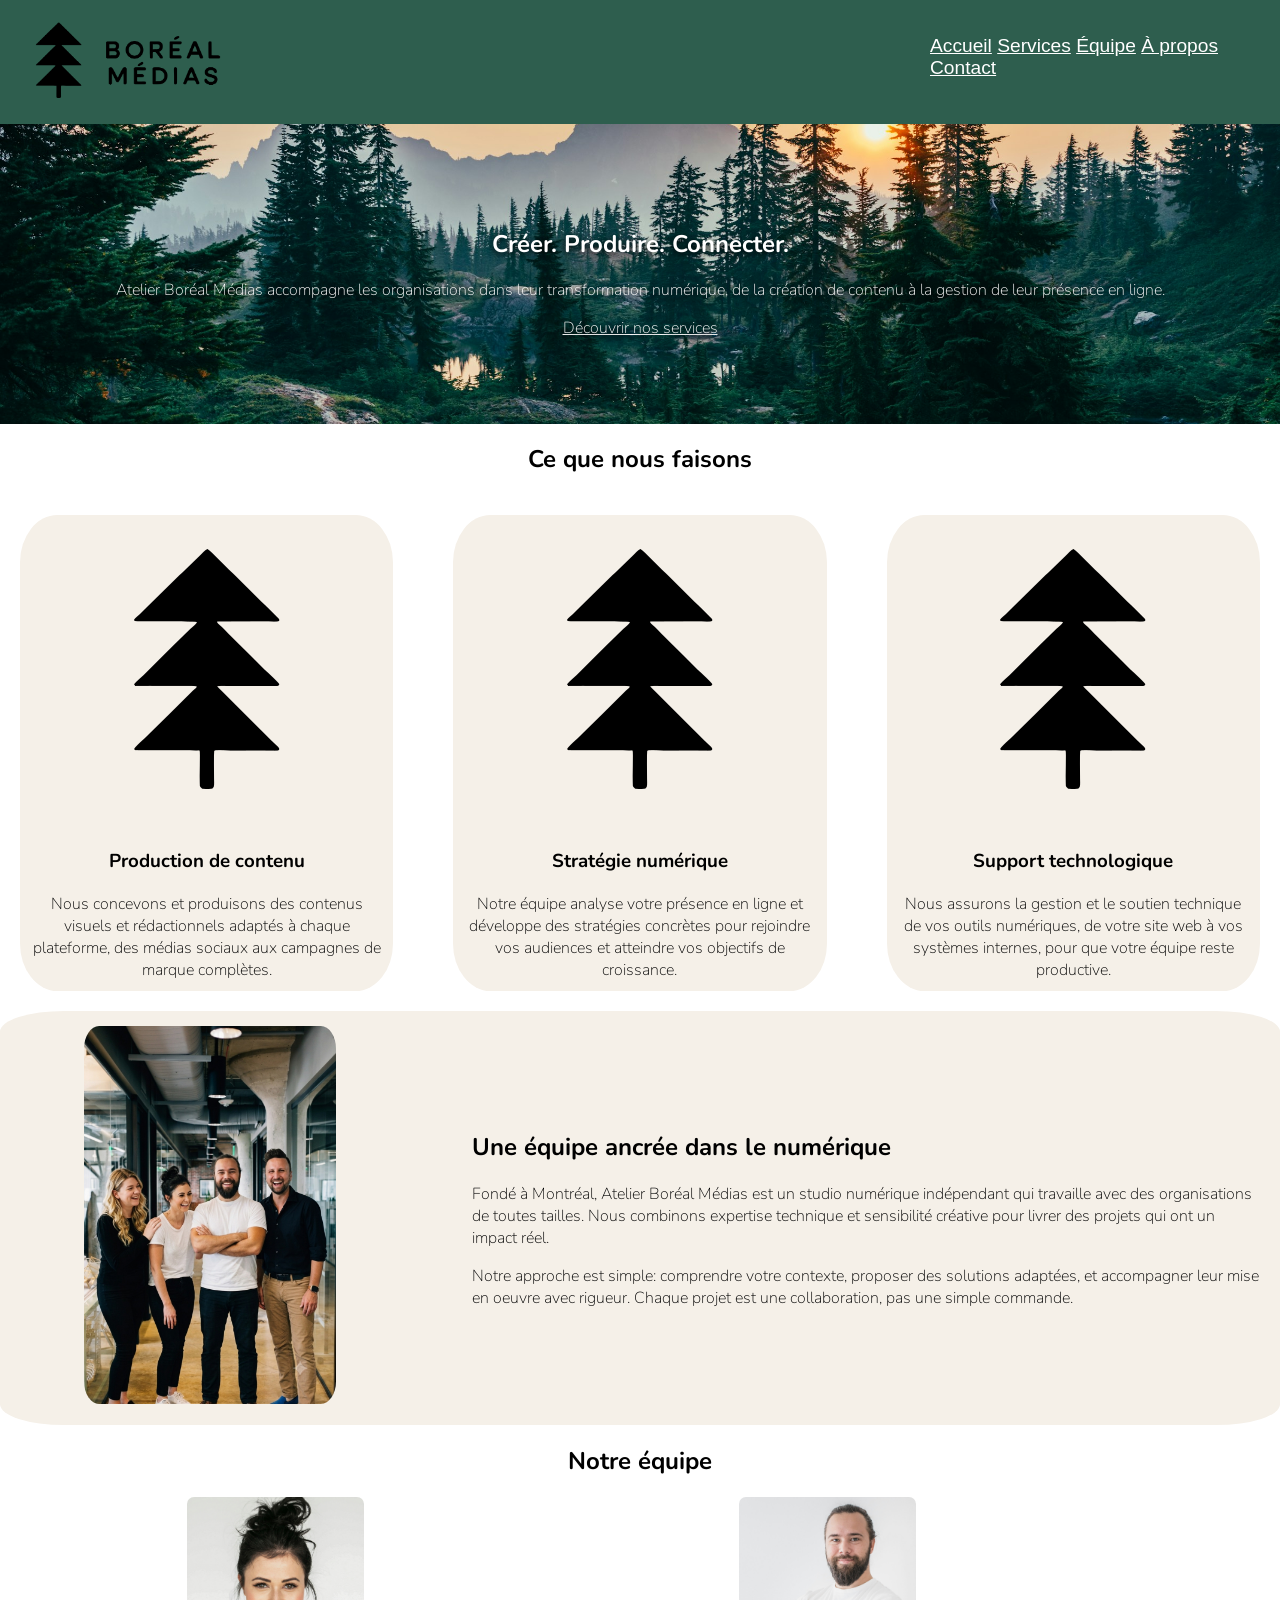
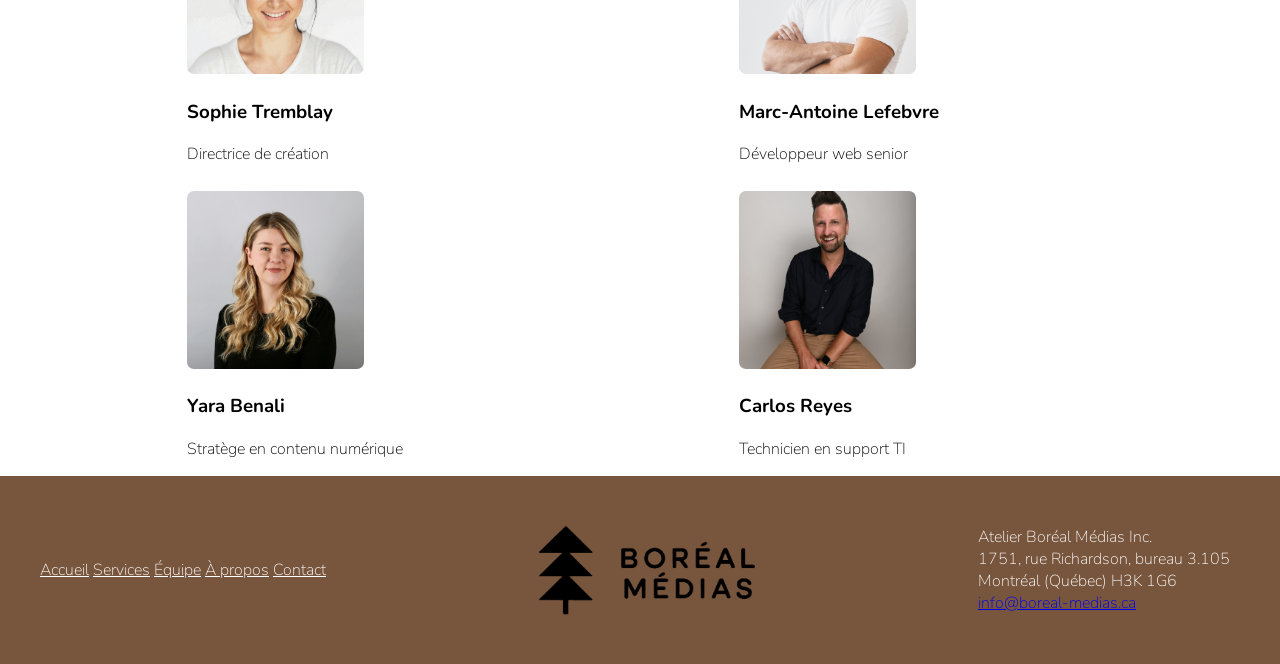
<file: projects/atelier-boreal/index.html>
<!DOCTYPE html>
<html lang="fr">

<head>
  <meta charset="UTF-8">
  <meta name="viewport" content="width=device-width, initial-scale=1.0">
  <title>Atelier Boréal Médias</title>

  <!-- TYPOGRAPHIES : deux familles fournies via Google Fonts -->
  <!-- Remplacer les href ci-dessous par les liens fournis dans le kit -->
  <!-- À répéter pour d'autres type à inclure, mais pas besoin de répéter le lien 'preconnect' -->
  <link rel="preconnect" href="https://fonts.googleapis.com">
  <link rel="preconnect" href="https://fonts.gstatic.com" crossorigin>
  <link href="https://fonts.googleapis.com/css2?family=Nunito:ital,wght@0,200..1000;1,200..1000&display=swap"
    rel="stylesheet">

  <!-- FEUILLE DE STYLE EXTERNE -->
  <link rel="stylesheet" href="style.css">
</head>

<body>

  <!-- ============================================================
    SECTION 1 : HEADER + NAVIGATION
    Mise en page : Flexbox
    suggestion ->> justify-content: space-between — logo à gauche, liens à droite

    VOUS POUVEZ MODIFIER LA STRUCTURE SELON VOS PRÉFÉRENCES
    ET VOS BESOIN.
    Exemple: utiliser simplement les balise <a> pour les liens,
    sans la liste <ul><li>
  ============================================================ -->
  <header>
    <div class="headernav">
      <a href="index.html">
        <img src="images/boreal-media-logo.png" alt="Logo Atelier Boréal Médias">
      </a>
      <!-- ===========================================================
      
            ===================================================== -->
      <nav class="headerliens">
        <ul>
          <a href="index.html">Accueil</a>
          <a href="#services">Services</a>
          <a href="#equipe">Équipe</a>
          <a href="#apropos">À propos</a>
          <a href="contact.html">Contact</a>
        </ul>
      </nav>
    </div>
  </header>


  <!-- ============================================================
    SECTION 2 : HERO / BANNIÈRE
    Mise en page : HTML standard
    Image fournie en arrière-plan — texte superposé par-dessus
    Indice : position relative sur .hero, position absolute sur .hero-contenu
  ============================================================ -->
  <section class="hero">
    <div class="hero-contenu">
      <div class="hero-texte">
        <h1>Créer. Produire. Connecter.</h1>
        <p>Atelier Boréal Médias accompagne les organisations dans leur transformation numérique, de la création de
          contenu à la gestion de leur présence en ligne.</p>
        <a href="#services" class="bouton-cta">Découvrir nos services</a>
      </div>
      <img src="images/photo-paysage-boreal.jpg"></a>
    </div>
  </section>


  <!-- ============================================================
    SECTION 3 : SERVICES — 3 CARTES ÉGALES
    Mise en page : Grid
    grid-template-columns: repeat(3, 1fr)
    Chaque carte : icone + titre h3 + paragraphe
  ============================================================ -->
  <section id="services" class="services">
    <h2>Ce que nous faisons</h2>

    <div class="grille-services">

      <!-- Carte service 1 -->
      <div class="carte-service">
        <img src="images/abm-logo.png" alt="Icone production de contenu">
        <h3>Production de contenu</h3>
        <p>Nous concevons et produisons des contenus visuels et rédactionnels adaptés à chaque plateforme, des médias
          sociaux aux campagnes de marque complètes.</p>
      </div>

      <!-- Carte service 2 -->
      <div class="carte-service">
        <img src="images/abm-logo.png" alt="Icone stratégie numérique">
        <h3>Stratégie numérique</h3>
        <p>Notre équipe analyse votre présence en ligne et développe des stratégies concrètes pour rejoindre vos
          audiences et atteindre vos objectifs de croissance.</p>
      </div>

      <!-- Carte service 3 -->
      <div class="carte-service">
        <img src="images/abm-logo.png" alt="Icone support technologique">
        <h3>Support technologique</h3>
        <p>Nous assurons la gestion et le soutien technique de vos outils numériques, de votre site web à vos systèmes
          internes, pour que votre équipe reste productive.</p>
      </div>

    </div>
  </section>


  <!-- ============================================================
    SECTION 4 : À PROPOS
    Mise en page : Flexbox
    display: flex — gap: 3rem — align-items: center
    Texte à gauche (flex: 1), image à droite (largeur fixe)
  ============================================================ -->
  <section id="apropos" class="apropos">
    <div class="apropos-contenu">
      <div class="apropos-texte">
        <h2>Une équipe ancrée dans le numérique</h2>
        <p>Fondé à Montréal, Atelier Boréal Médias est un studio numérique indépendant qui travaille avec des
          organisations de toutes tailles. Nous combinons expertise technique et sensibilité créative pour livrer des
          projets qui ont un impact réel.</p>
        <p>Notre approche est simple: comprendre votre contexte, proposer des solutions adaptées, et accompagner leur
          mise en oeuvre avec rigueur. Chaque projet est une collaboration, pas une simple commande.</p>
      </div>
      <div class="apropos-image">
        <img src="images/photo-bureau-equipe.png" alt="Équipe Atelier Boréal Médias au travail">
      </div>
    </div>
  </section>


  <!-- ============================================================
    SECTION 5 : ÉQUIPE — GRILLE 2x2
    Mise en page : Grid
    suggestion ->> grid-template-columns: repeat(2, 1fr)
    suggestion ->> grid-template-rows: repeat(2, auto)
    Chaque carte : photo + nom + titre de poste
  ============================================================ -->
  <section id="equipe" class="equipe">
    <h2>Notre équipe</h2>

    <div class="grille-equipe">

      <!-- Membre 1 -->
      <div class="sophie_t-carte-membre">
        <img src="images/photo-sophie.jpg" alt="Photo de Sophie Tremblay">
        <div class="description">
          <h3>Sophie Tremblay</h3>
          <p>Directrice de création</p>
        </div>
      </div>

      <!-- Membre 2 -->
      <div class="mark_l-carte-membre">
        <img src="images/photo-marc.jpg" alt="Photo de Marc-Antoine Lefebvre">
        <div class="description">
          <h3>Marc-Antoine Lefebvre</h3>
          <p>Développeur web senior</p>
        </div>
      </div>

      <!-- Membre 3 -->
      <div class="yara_b-carte-membre">
        <img src="images/photo-yara.jpg" alt="Photo de Yara Benali">
        <div class="description">
          <h3>Yara Benali</h3>
          <p>Stratège en contenu numérique</p>
        </div>
      </div>

      <!-- Membre 4 -->
      <div class="carlos_r-carte-membre">
        <img src="images/photo-carlos.jpg" alt="Photo de Carlos Reyes">
        <div class="description">
          <h3>Carlos Reyes</h3>
          <p>Technicien en support TI</p>
        </div>
      </div>

    </div>
  </section>


  <!-- ============================================================
    SECTION 6 : FOOTER
    Mise en page : Flexbox
    suggestion ->> justify-content: space-between
    Logo à gauche, liens au centre, adresse à droite
  ============================================================ -->
  <footer>
    <div class="footer-contenu">

      <nav class="footer-nav">
        <ul>
          <a href="index.html">Accueil</a>
          <a href="#services">Services</a>
          <a href="#equipe">Équipe</a>
          <a href="#apropos">À propos</a>
          <a href="contact.html">Contact</a>
        </ul>
      </nav>

      <div class="footer-logo">
        <img src="images/boreal-media-logo.png" alt="Logo Atelier Boréal Médias">
      </div>



      <address>
        Atelier Boréal Médias Inc.<br>
        1751, rue Richardson, bureau 3.105<br>
        Montréal (Québec) H3K 1G6<br>
        <a href="mailto:info@boreal-medias.ca">info@boreal-medias.ca</a>
      </address>

    </div>
  </footer>


</body>

</html>
</file>
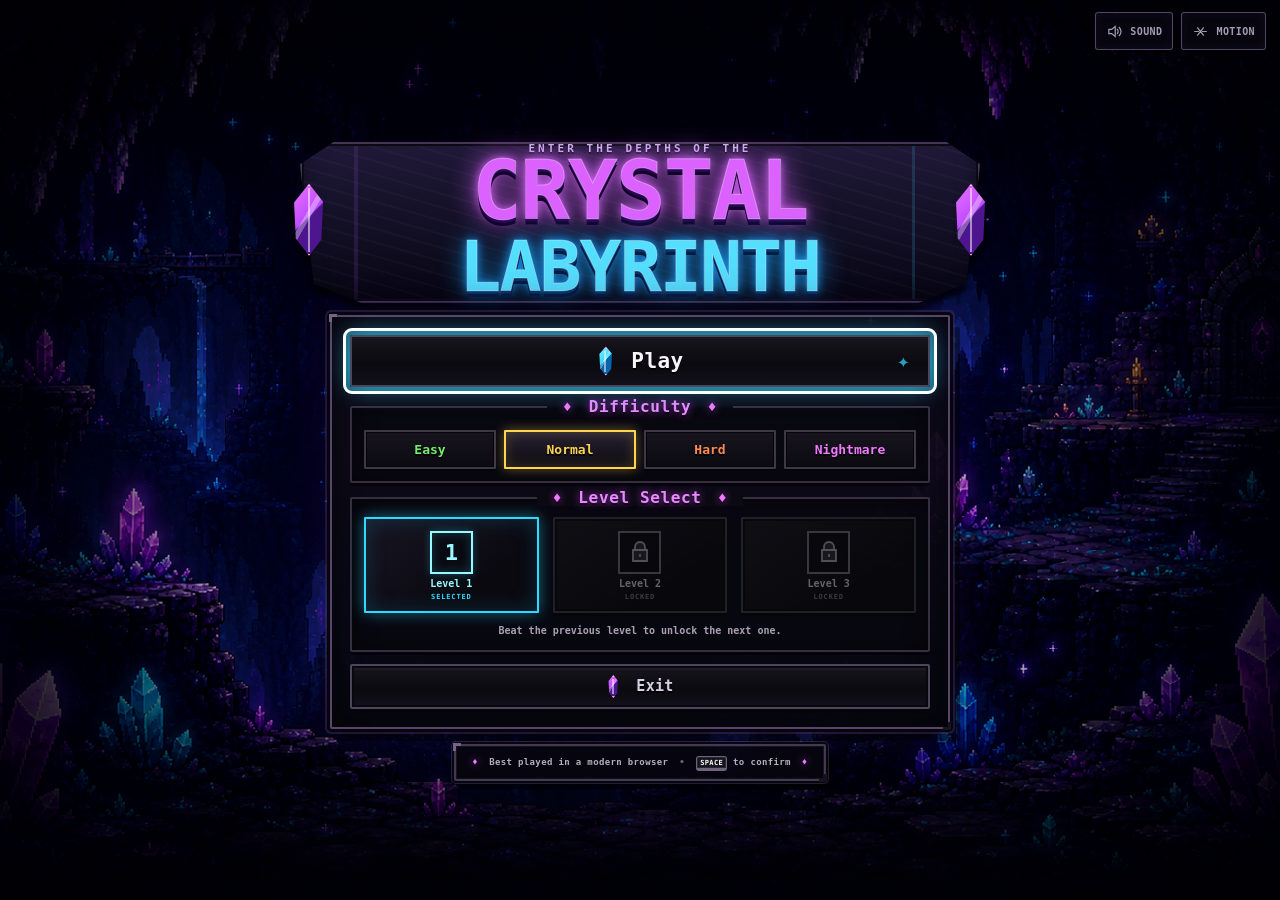
<file: projects/crystal-labyrinth/index.html>
<!DOCTYPE html>
<html lang="en" data-reduced-motion="false">
<head>
  <meta charset="UTF-8">
  <meta name="viewport" content="width=device-width, initial-scale=1.0, viewport-fit=cover">
  <meta name="description" content="Crystal Labyrinth — a luminous browser adventure through a shifting crystal cavern.">
  <meta name="theme-color" content="#070716">
  <link rel="icon" href="assets/favicon.svg" type="image/svg+xml">
  <title>Crystal Labyrinth</title>
  <link rel="stylesheet" href="style.css">
</head>
<body>
  <a class="skip-link" href="#gameCanvas">Skip to the game</a>

  <div id="app" class="game-app" data-screen="menu">
    <div class="ambient-stars" aria-hidden="true"></div>

    <div class="utility-controls" aria-label="Presentation settings">
      <button
        id="audioToggle"
        class="utility-button"
        type="button"
        data-action="toggle-audio"
        aria-label="Mute sound"
        aria-pressed="false"
      >
        <svg class="utility-icon sound-on-icon" viewBox="0 0 24 24" aria-hidden="true">
          <path d="M4 9v6h4l5 4V5L8 9H4Z"></path>
          <path d="M16 9c1.4 1.5 1.4 4.5 0 6M18.8 6.3c3.1 3.1 3.1 8.3 0 11.4"></path>
        </svg>
        <svg class="utility-icon sound-off-icon" viewBox="0 0 24 24" aria-hidden="true">
          <path d="M4 9v6h4l5 4V5L8 9H4Z"></path>
          <path d="m17 9 5 6M22 9l-5 6"></path>
        </svg>
        <span class="utility-label">Sound</span>
      </button>

      <button
        id="motionToggle"
        class="utility-button"
        type="button"
        data-action="toggle-motion"
        aria-label="Reduce animation"
        aria-pressed="false"
      >
        <svg class="utility-icon" viewBox="0 0 24 24" aria-hidden="true">
          <path d="M4 12h5M15 12h5M8 7l4 5-4 5M16 7l-4 5 4 5"></path>
        </svg>
        <span class="utility-label">Motion</span>
      </button>
    </div>

    <main id="mainContent">
      <section id="menuScreen" class="screen menu-screen" aria-labelledby="gameTitle">
        <div class="menu-cavern" aria-hidden="true"></div>
        <div class="menu-shade" aria-hidden="true"></div>

        <div class="menu-layout">
          <header class="title-lockup">
            <span class="title-crystal title-crystal-left" aria-hidden="true"></span>
            <div>
              <p class="title-kicker">Enter the depths of the</p>
              <h1 id="gameTitle">
                <span class="title-word title-word-crystal">Crystal</span>
                <span class="title-word title-word-labyrinth">Labyrinth</span>
              </h1>
            </div>
            <span class="title-crystal title-crystal-right" aria-hidden="true"></span>
          </header>

          <div class="menu-panel pixel-frame">
            <button id="playButton" class="menu-button play-button" type="button" data-action="play">
              <span class="button-crystal cyan-crystal" aria-hidden="true"></span>
              <span>Play</span>
              <span class="button-spark" aria-hidden="true">✦</span>
            </button>

            <fieldset id="difficultySelector" class="menu-group difficulty-group">
              <legend>
                <span class="legend-crystal" aria-hidden="true">♦</span>
                Difficulty
                <span class="legend-crystal" aria-hidden="true">♦</span>
              </legend>
              <div class="difficulty-options">
                <button class="choice-button difficulty-button easy" type="button" data-difficulty="easy" aria-pressed="false">
                  <span>Easy</span>
                </button>
                <button class="choice-button difficulty-button normal is-selected" type="button" data-difficulty="normal" aria-pressed="true">
                  <span>Normal</span>
                </button>
                <button class="choice-button difficulty-button hard" type="button" data-difficulty="hard" aria-pressed="false">
                  <span>Hard</span>
                </button>
                <button class="choice-button difficulty-button nightmare" type="button" data-difficulty="nightmare" aria-pressed="false">
                  <span>Nightmare</span>
                </button>
              </div>
            </fieldset>

            <section id="levelSelector" class="menu-group level-group" aria-labelledby="levelSelectTitle">
              <h2 id="levelSelectTitle">
                <span class="legend-crystal" aria-hidden="true">♦</span>
                Level Select
                <span class="legend-crystal" aria-hidden="true">♦</span>
              </h2>

              <div class="level-options" role="group" aria-describedby="levelHint">
                <button
                  id="levelButton1"
                  class="level-button is-selected"
                  type="button"
                  data-level="1"
                  data-unlocked="true"
                  aria-label="Level 1, selected"
                  aria-pressed="true"
                >
                  <span class="level-gem" aria-hidden="true">1</span>
                  <span class="level-name">Level 1</span>
                  <span class="level-status">Open</span>
                </button>

                <button
                  id="levelButton2"
                  class="level-button is-locked"
                  type="button"
                  data-level="2"
                  data-unlocked="false"
                  aria-label="Level 2, locked"
                  aria-pressed="false"
                  disabled
                >
                  <span class="level-gem lock-gem" aria-hidden="true">
                    <svg viewBox="0 0 24 24"><path d="M7 10V7a5 5 0 0 1 10 0v3M5 10h14v11H5V10Zm7 4v3"></path></svg>
                  </span>
                  <span class="level-name">Level 2</span>
                  <span class="level-status">Locked</span>
                </button>

                <button
                  id="levelButton3"
                  class="level-button is-locked"
                  type="button"
                  data-level="3"
                  data-unlocked="false"
                  aria-label="Level 3, locked"
                  aria-pressed="false"
                  disabled
                >
                  <span class="level-gem lock-gem" aria-hidden="true">
                    <svg viewBox="0 0 24 24"><path d="M7 10V7a5 5 0 0 1 10 0v3M5 10h14v11H5V10Zm7 4v3"></path></svg>
                  </span>
                  <span class="level-name">Level 3</span>
                  <span class="level-status">Locked</span>
                </button>
              </div>

              <p id="levelHint" class="level-hint">
                <span class="info-rune" aria-hidden="true">i</span>
                Beat the previous level to unlock the next one.
              </p>
            </section>

            <button id="exitButton" class="menu-button exit-button" type="button" data-action="exit">
              <span class="button-crystal violet-crystal" aria-hidden="true"></span>
              <span>Exit</span>
            </button>
          </div>

          <footer class="menu-footer pixel-frame">
            <span class="footer-crystal" aria-hidden="true">♦</span>
            <span>Best played in a modern browser</span>
            <span class="footer-divider" aria-hidden="true">•</span>
            <span><kbd>Space</kbd> to confirm</span>
            <span class="footer-crystal" aria-hidden="true">♦</span>
          </footer>
        </div>
      </section>

      <section id="gameScreen" class="screen game-screen" aria-label="Crystal Labyrinth game" hidden>
        <div id="gameViewport" class="game-viewport pixel-frame" data-game-state="ready">
          <canvas
            id="gameCanvas"
            width="1600"
            height="900"
            tabindex="0"
            role="img"
            aria-label="Crystal Labyrinth play area. Use WASD or arrow keys to move."
          >
            Your browser does not support the canvas element required to play Crystal Labyrinth.
          </canvas>

          <div class="game-vignette" aria-hidden="true"></div>

          <div id="hud" class="hud" aria-label="Game status">
            <div class="hud-top-left">
              <div class="hud-brand pixel-frame" aria-label="Crystal Labyrinth">
                <span class="mini-crystals" aria-hidden="true">♢</span>
                <span>Crystal Labyrinth</span>
                <span class="mini-crystals" aria-hidden="true">♢</span>
              </div>

              <div class="status-ribbon">
                <div id="livesDisplay" class="hud-stat lives-stat" aria-label="3 lives">
                  <span class="hud-label">Lives</span>
                  <span id="livesHearts" class="lives-hearts" aria-hidden="true">
                    <span id="heart1" class="heart is-full" data-heart="1">♥</span>
                    <span id="heart2" class="heart is-full" data-heart="2">♥</span>
                    <span id="heart3" class="heart is-full" data-heart="3">♥</span>
                    <span id="storedHalfHeart" class="heart stored-half-heart" hidden>♥</span>
                  </span>
                </div>

                <div class="hud-stat shards-stat" aria-label="Crystal shards collected">
                  <span class="hud-label">Shards</span>
                  <span class="shard-icon" aria-hidden="true"></span>
                  <strong><span id="shardCount">0</span>/<span id="shardGoal">10</span></strong>
                </div>

                <div class="hud-stat compact-stat">
                  <span class="hud-label">Level</span>
                  <strong id="levelNumber">1</strong>
                </div>

                <div class="hud-stat compact-stat difficulty-stat">
                  <span class="hud-label">Difficulty</span>
                  <strong id="difficultyLabel" data-difficulty="normal">Normal</strong>
                </div>
              </div>

            </div>

            <aside id="controlHint" class="control-hint pixel-frame" aria-live="polite">
              <kbd id="controlHintKey">Space</kbd>
              <span id="controlHintText">fire / interact</span>
            </aside>

            <button id="pauseButton" class="pause-button pixel-frame" type="button" data-action="pause" aria-label="Pause game">
              <span aria-hidden="true">Ⅱ</span>
            </button>

            <div id="gameMessage" class="game-message pixel-frame" role="status" aria-live="polite" hidden>
              <span id="gameMessageIcon" class="message-icon" aria-hidden="true">✦</span>
              <p id="gameMessageText">The crystals remember every footstep.</p>
            </div>

            <div id="loadoutBar" class="loadout-bar pixel-frame" aria-label="Laser Focus and item hotbar">
              <section id="laserFocusSlot" class="laser-focus-slot" aria-label="Equipped Laser Focus: Standard Focus">
                <span class="focus-slot-label">Laser Focus</span>
                <span id="laserFocusGlyph" class="laser-focus-glyph" aria-hidden="true">✦</span>
                <strong id="laserFocusName">Standard</strong>
                <span class="focus-slot-key" aria-hidden="true">Tab</span>
                <span id="focusChargeTrack" class="focus-charge-track" aria-hidden="true">
                  <span id="focusChargeFill"></span>
                </span>
              </section>
              <span class="loadout-divider" aria-hidden="true"></span>
              <nav id="hotbar" class="hotbar" aria-label="Item hotbar">
              <button id="hotbarSlot1" class="hotbar-slot is-selected is-empty" type="button" data-slot="1" data-item="" aria-label="Slot 1, empty, selected" aria-pressed="true">
                <span class="slot-number">1</span>
                <span class="slot-icon" aria-hidden="true"></span>
                <span class="slot-count" aria-hidden="true"></span>
                <span class="slot-tooltip">Empty</span>
              </button>
              <button id="hotbarSlot2" class="hotbar-slot is-empty" type="button" data-slot="2" data-item="" aria-label="Slot 2, empty" aria-pressed="false">
                <span class="slot-number">2</span><span class="slot-icon" aria-hidden="true"></span><span class="slot-count"></span><span class="slot-tooltip">Empty</span>
              </button>
              <button id="hotbarSlot3" class="hotbar-slot is-empty" type="button" data-slot="3" data-item="" aria-label="Slot 3, empty" aria-pressed="false">
                <span class="slot-number">3</span><span class="slot-icon" aria-hidden="true"></span><span class="slot-count"></span><span class="slot-tooltip">Empty</span>
              </button>
              <button id="hotbarSlot4" class="hotbar-slot is-empty" type="button" data-slot="4" data-item="" aria-label="Slot 4, empty" aria-pressed="false">
                <span class="slot-number">4</span><span class="slot-icon" aria-hidden="true"></span><span class="slot-count"></span><span class="slot-tooltip">Empty</span>
              </button>
              <button id="hotbarSlot5" class="hotbar-slot is-empty" type="button" data-slot="5" data-item="" aria-label="Slot 5, empty" aria-pressed="false">
                <span class="slot-number">5</span><span class="slot-icon" aria-hidden="true"></span><span class="slot-count"></span><span class="slot-tooltip">Empty</span>
              </button>
              <button id="hotbarSlot6" class="hotbar-slot is-empty" type="button" data-slot="6" data-item="" aria-label="Slot 6, empty" aria-pressed="false">
                <span class="slot-number">6</span><span class="slot-icon" aria-hidden="true"></span><span class="slot-count"></span><span class="slot-tooltip">Empty</span>
              </button>
              </nav>
              <div id="focusPicker" class="focus-picker" role="listbox" aria-label="Available Laser Focuses" hidden></div>
            </div>
          </div>

          <div id="toast" class="toast pixel-frame" role="status" aria-live="polite" aria-atomic="true" hidden>
            <span class="toast-gem" aria-hidden="true">♦</span>
            <span id="toastText">Item acquired</span>
          </div>
        </div>

        <p class="game-help">
          <kbd>WASD</kbd> / <kbd>Arrows</kbd> move
          <span aria-hidden="true">•</span>
          <kbd>Space</kbd> use
          <span aria-hidden="true">•</span>
          <kbd>Tab</kbd> + <kbd>1–6</kbd> focus
          <span aria-hidden="true">•</span>
          <kbd>Esc</kbd> pause
        </p>
      </section>
    </main>

    <div id="modalLayer" class="modal-layer" aria-live="polite">
      <section id="pauseOverlay" class="modal-overlay" role="dialog" aria-modal="true" aria-labelledby="pauseTitle" aria-describedby="pauseDescription" hidden>
        <div class="modal-card pixel-frame" data-modal="pause">
          <span class="modal-gem cyan-crystal" aria-hidden="true"></span>
          <p class="modal-eyebrow">The labyrinth waits</p>
          <h2 id="pauseTitle">Paused</h2>
          <p id="pauseDescription">Your light is safe until you return.</p>
          <div class="modal-actions">
            <button id="resumeButton" class="modal-button primary" type="button" data-action="resume">Resume</button>
            <button id="restartLevelButton" class="modal-button" type="button" data-action="restart-level">Restart level</button>
            <button id="pauseMenuButton" class="modal-button quiet" type="button" data-action="return-menu">Main menu</button>
          </div>
          <p class="modal-key-hint"><kbd>Esc</kbd> to resume</p>
        </div>
      </section>

      <section id="deathOverlay" class="modal-overlay" role="dialog" aria-modal="true" aria-labelledby="deathTitle" aria-describedby="deathDescription" hidden>
        <div class="modal-card pixel-frame" data-modal="death">
          <span class="death-crystal" aria-hidden="true">
            <span class="modal-gem danger-gem death-crystal-intact"></span>
            <span class="death-crystal-piece death-crystal-piece-left">
              <img src="assets/death-crystal-cracked-v1.png" alt="" draggable="false">
            </span>
            <span class="death-crystal-piece death-crystal-piece-right">
              <img src="assets/death-crystal-cracked-v1.png" alt="" draggable="false">
            </span>
          </span>
          <p class="modal-eyebrow">Run ended</p>
          <h2 id="deathTitle">The Light Fades</h2>
          <p id="deathDescription">The labyrinth has claimed this attempt, but the path remains.</p>
          <dl class="modal-stats">
            <div><dt>Shards</dt><dd id="deathShardCount">0</dd></div>
            <div><dt>Level</dt><dd id="deathLevelNumber">1</dd></div>
          </dl>
          <div class="modal-actions">
            <button id="retryButton" class="modal-button primary" type="button" data-action="retry">Try again</button>
            <button id="deathMenuButton" class="modal-button quiet" type="button" data-action="return-menu">Main menu</button>
          </div>
        </div>
      </section>

      <section id="focusSwapOverlay" class="modal-overlay" role="dialog" aria-modal="true" aria-labelledby="focusSwapTitle" aria-describedby="focusSwapDescription" hidden>
        <div class="modal-card pixel-frame" data-modal="focus-swap">
          <span class="modal-gem focus-swap-gem" aria-hidden="true">⬢</span>
          <p class="modal-eyebrow">Focus Chamber discovered</p>
          <h2 id="focusSwapTitle">Replace Laser Focus?</h2>
          <p id="focusSwapDescription">A new crystal frequency waits on the altar.</p>
          <div class="focus-swap-readout">
            <span>Discovered</span>
            <strong id="focusSwapName">Heavy Focus</strong>
          </div>
          <div class="modal-actions">
            <button id="equipFocusButton" class="modal-button primary" type="button">Equip new focus</button>
            <button id="keepFocusButton" class="modal-button quiet" type="button">Keep current focus</button>
          </div>
        </div>
      </section>

      <section id="levelCompleteOverlay" class="modal-overlay" role="dialog" aria-modal="true" aria-labelledby="levelCompleteTitle" aria-describedby="levelCompleteDescription" hidden>
        <div class="modal-card celebration-card pixel-frame" data-modal="level-complete">
          <span class="victory-crystal" aria-hidden="true">
            <span class="victory-aura"></span>
            <span class="modal-gem victory-gem"></span>
          </span>
          <p class="modal-eyebrow">Passage unlocked</p>
          <h2 id="levelCompleteTitle">Labyrinth Cleared</h2>
          <p id="levelCompleteDescription">The sealed crystal gate answers your light.</p>
          <dl class="modal-stats">
            <div><dt>Shards</dt><dd><span id="completeShardCount">0</span>/<span id="completeShardGoal">10</span></dd></div>
            <div><dt>Time</dt><dd id="completeTime">00:00</dd></div>
          </dl>
          <div class="modal-actions">
            <button id="nextLevelButton" class="modal-button primary" type="button" data-action="next-level">Next level</button>
            <button id="replayLevelButton" class="modal-button" type="button" data-action="replay-level">Replay</button>
            <button id="completeMenuButton" class="modal-button quiet" type="button" data-action="return-menu">Level select</button>
          </div>
        </div>
      </section>

      <section id="winOverlay" class="modal-overlay" role="dialog" aria-modal="true" aria-labelledby="winTitle" aria-describedby="winDescription" hidden>
        <div class="modal-card celebration-card pixel-frame" data-modal="win">
          <span class="victory-crystal large" aria-hidden="true">
            <span class="victory-aura"></span>
            <span class="modal-gem victory-gem large"></span>
          </span>
          <p class="modal-eyebrow">The final seal is broken</p>
          <h2 id="winTitle">The Heart Rekindled</h2>
          <p id="winDescription">Every chamber glows again. You conquered the Crystal Labyrinth.</p>
          <dl class="modal-stats">
            <div><dt>Total shards</dt><dd id="winShardCount">0</dd></div>
            <div><dt>Total time</dt><dd id="winTime">00:00</dd></div>
          </dl>
          <div class="modal-actions">
            <button id="newRunButton" class="modal-button primary" type="button" data-action="new-run">Play again</button>
            <button id="winMenuButton" class="modal-button quiet" type="button" data-action="return-menu">Main menu</button>
          </div>
        </div>
      </section>

      <section id="exitOverlay" class="modal-overlay" role="dialog" aria-modal="true" aria-labelledby="exitTitle" aria-describedby="exitDescription" hidden>
        <div class="modal-card compact-modal pixel-frame" data-modal="exit">
          <span class="modal-gem violet-crystal" aria-hidden="true"></span>
          <p class="modal-eyebrow">Leave the cavern?</p>
          <h2 id="exitTitle">Exit Crystal Labyrinth</h2>
          <p id="exitDescription">Your unlocked levels are saved in this browser.</p>
          <div class="modal-actions horizontal-actions">
            <button id="cancelExitButton" class="modal-button primary" type="button" data-action="cancel-exit">Stay</button>
            <button id="confirmExitButton" class="modal-button danger" type="button" data-action="confirm-exit">Exit</button>
          </div>
        </div>
      </section>
    </div>

    <noscript>
      <div class="noscript-message">Crystal Labyrinth needs JavaScript enabled to enter the cavern.</div>
    </noscript>
  </div>

  <script type="module" src="js/main.js"></script>
</body>
</html>
</file>
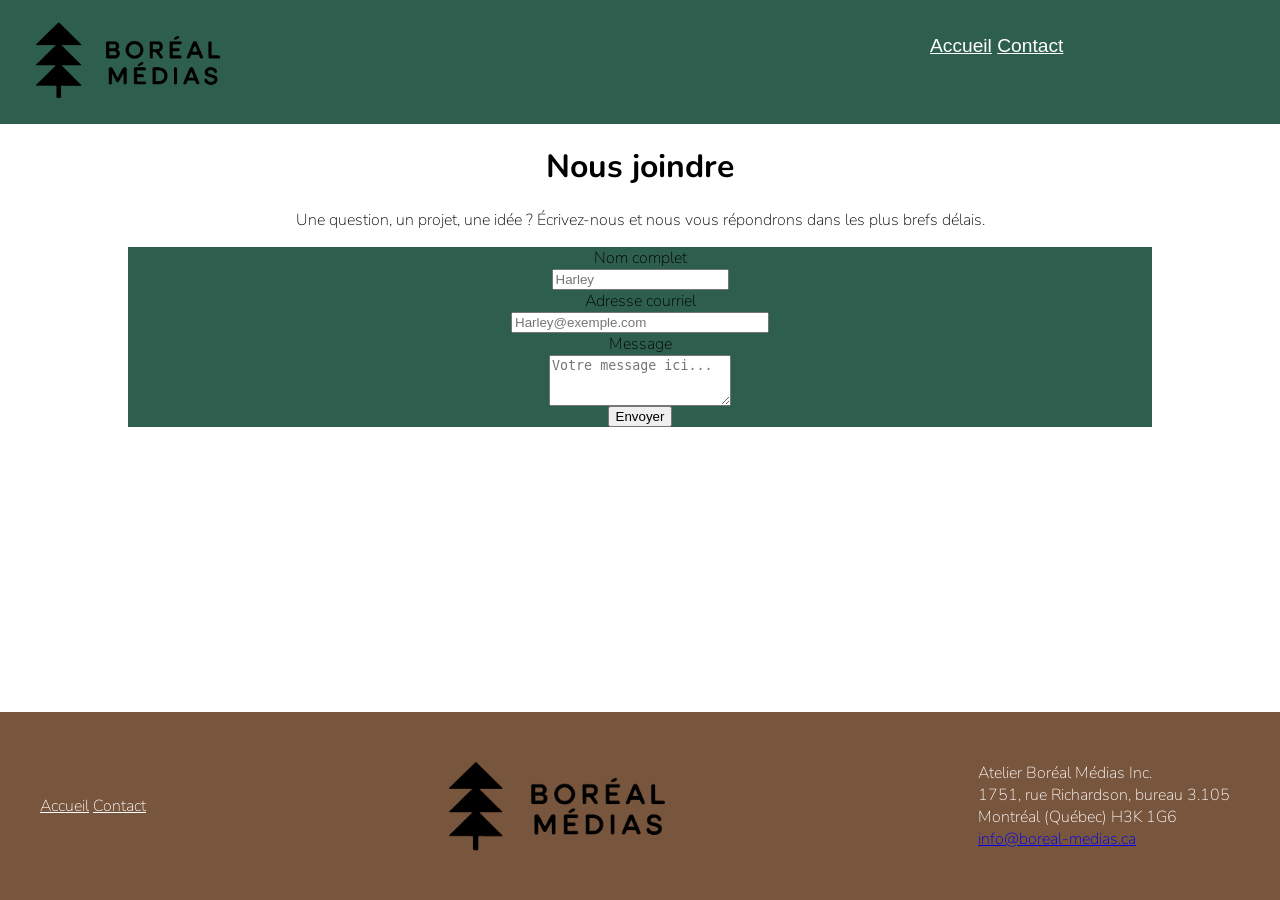
<file: projects/atelier-boreal/contact.html>
<!DOCTYPE html>
<html lang="fr">

<head>
  <meta charset="UTF-8">
  <meta name="viewport" content="width=device-width, initial-scale=1.0">
  <title>Nous joindre | Atelier Boréal Médias</title>

  <!-- TYPOGRAPHIES : même lien que dans index.html -->
  <link rel="preconnect" href="https://fonts.googleapis.com">
  <link rel="preconnect" href="https://fonts.gstatic.com" crossorigin>
  <link href="https://fonts.googleapis.com/css2?family=Nunito:ital,wght@0,200..1000;1,200..1000&display=swap"
    rel="stylesheet">

  <!-- MÊME FEUILLE DE STYLE que index.html -->
  <link rel="stylesheet" href="style.css">


</head>

<body>

  <header>
    <!-- ============================================================
    HEADER : identique à index.html
    Copier-coller le même bloc <header> que dans index.html
  ============================================================ -->
    <div class="headernav">
      <a href="index.html">
        <img src="images/boreal-media-logo.png" alt="Logo Atelier Boréal Médias">
      </a>
      <!-- ===========================================================
      
            ===================================================== -->
      <nav class="headerliens">
        <ul>
          <a href="index.html">Accueil</a>
          <a href="contact.html">Contact</a>
        </ul>
      </nav>
    </div>
  </header>


  <!-- ============================================================
    FORMULAIRE DE CONTACT
    Mise en page : HTML standard
    Centré avec max-width dans le CSS
    Champs : nom (text), courriel (email), message (textarea)
  ============================================================ -->
  <main class="page-contact">

    <h1>Nous joindre</h1>
    <p>Une question, un projet, une idée ? Écrivez-nous et nous vous répondrons dans les plus brefs délais.</p>

    <form class="formulaire-contact" action="#" method="post">

      <label for="nom">Nom complet</label>
      <input type="text" id="nom" name="nom" placeholder="Harley">

      <label for="courriel">Adresse courriel</label>
      <input type="email" id="courriel" name="courriel" placeholder="Harley@exemple.com">

      <label for="message">Message</label>
      <textarea id="message" name="message" rows="5" placeholder="Votre message ici..."></textarea>

      <button type="submit">Envoyer</button>

    </form>

  </main>

  <footer>
    <!-- ============================================================
    FOOTER : identique à index.html
    Copier-coller le même bloc <footer> que dans index.html
  ============================================================ -->
    <div class="footer-contenu">

      <nav class="footer-nav">
        <ul>
          <a href="index.html">Accueil</a>
          <a href="contact.html">Contact</a>
        </ul>
      </nav>
      
      <div class="footer-logo">
        <img src="images/boreal-media-logo.png" alt="Logo Atelier Boréal Médias">
      </div>

      

      <address>
        Atelier Boréal Médias Inc.<br>
        1751, rue Richardson, bureau 3.105<br>
        Montréal (Québec) H3K 1G6<br>
        <a href="mailto:info@boreal-medias.ca">info@boreal-medias.ca</a>
      </address>

    </div>
  </footer>

</body>

</html>
</file>
<file: css/style.css>
/* =========================================================================
   PORTFOLIO STYLES

    1. Theme colours and sizes
    2. Base
    3. Desktop sidebar
    4. Language, theme and menu buttons
    5. Page layout
    6. Buttons and links
    7. Hero
    8. About
    9. Timeline (education, experience, volunteering)
   10. Skills
   11. Projects
   12. Project details window
   13. Contact footer
   14. Compact desktop (1100px and narrower)
   15. Phones (760px and narrower)
   16. Small phones (540px and 360px)
   17. Reduced motion
   18. Short desktop screens

   Rules that come later win when two rules target the same thing,
   so keep the screen-size sections at the end of the file.
   ========================================================================= */


/* 1. Theme colours and sizes
   Dark is the default. The light theme only changes colours. */

:root {
    color-scheme: dark;
    --bg: #0b0d10;              /* page background */
    --surface: #11151a;         /* cards, buttons, footer, details window */
    --surface-hover: #191f26;   /* hovered filter buttons on narrow screens */
    --text: #eef1f5;            /* headings and main text */
    --text-soft: #a3acb9;       /* paragraphs */
    --text-faint: #8b96a5;      /* dates and small print */
    --accent: #93c9ec;          /* links, active items, highlights */
    --accent-soft: #93c9ec12;   /* tinted background behind active items */
    --glow: #68baf00b;          /* cursor glow */
    --border: #ffffff13;
    --border-strong: #ffffff28;
    --button-bg: #eef1f5;
    --button-text: #0b0d10;

    --sidebar-width: 188px;
    --content-width: 1060px;
    --gutter: clamp(28px, 5vw, 80px);
    --section-space: clamp(80px, 9vw, 136px);
    --ease: cubic-bezier(.22, 1, .36, 1);
}

html[data-theme="light"] {
    color-scheme: light;
    --bg: #f7f9fc;
    --surface: #ffffff;
    --surface-hover: #eaf2f9;
    --text: #212931;
    --text-soft: #596574;
    --text-faint: #606b76;
    --accent: #1f6fb2;
    --accent-soft: #1f6fb214;
    --glow: #1f6fb21f;
    --border: #1f6fb226;
    --border-strong: #1f6fb252;
    --button-bg: #1f6fb2;
    --button-text: #ffffff;
}

/* Crossfade when the theme button is clicked (started in js/script.js). */
::view-transition-old(root),
::view-transition-new(root) {
    animation-duration: .4s;
}


/* 2. Base */

*,
*::before,
*::after {
    box-sizing: border-box;
}

html {
    scroll-behavior: smooth;
    scrollbar-gutter: stable;
    scrollbar-color: var(--border-strong) var(--bg);
}

body {
    margin: 0;
    background: var(--bg);
    color: var(--text);
    font: 400 16px/1.7 "Manrope", "Segoe UI", sans-serif;
    -webkit-font-smoothing: antialiased;
    isolation: isolate;
}

[hidden] {
    display: none !important;
}

a {
    color: inherit;
    text-decoration: none;
    -webkit-tap-highlight-color: transparent;
}

button {
    font: inherit;
    color: inherit;
    cursor: pointer;
    -webkit-tap-highlight-color: transparent;
}

img {
    display: block;
    max-width: 100%;
}

p,
h1,
h2,
h3 {
    margin-top: 0;
}

h1,
h2,
h3 {
    line-height: 1.15;
    letter-spacing: -.045em;
}

h2 {
    font-size: clamp(32px, 3.5vw, 49px);
    font-weight: 500;
    margin-bottom: 0;
}

h3 {
    font-weight: 600;
}

::selection {
    background: var(--accent);
    color: var(--bg);
}

:focus-visible {
    outline: 2px solid var(--accent);
    outline-offset: 5px;
}

/* Hidden on screen but still read by screen readers. */
.visually-hidden {
    position: absolute;
    width: 1px;
    height: 1px;
    overflow: hidden;
    clip-path: inset(50%);
    white-space: nowrap;
}

/* "Skip to content" link: off screen until it gets keyboard focus. */
.skip-link {
    position: fixed;
    z-index: 300;
    left: 20px;
    top: 12px;
    padding: 10px 16px;
    border-radius: 8px;
    background: var(--button-bg);
    color: var(--button-text);
    transform: translateY(-160%);
}

.skip-link:focus {
    transform: none;
}

/* Soft glow that follows the mouse (js/script.js sets --cursor-x and --cursor-y). */
.ambient-background {
    position: fixed;
    z-index: -1;
    inset: 0;
    pointer-events: none;
    overflow: hidden;
}

.ambient-background::after {
    content: "";
    position: absolute;
    inset: 0;
    opacity: 0;
    background: radial-gradient(circle 360px at var(--cursor-x, 50vw) var(--cursor-y, 50vh), var(--glow), transparent 75%);
    transition: opacity .3s;
}

html.cursor-glow-active .ambient-background::after {
    opacity: 1;
}


/* 3. Desktop sidebar
   Three rows: empty space, the nav links (centred), then the buttons at the bottom. */

.desktop-sidebar {
    position: fixed;
    z-index: 100;
    inset: 0 auto 0 0;
    width: var(--sidebar-width);
    padding: 24px;
    display: grid;
    grid-template-columns: minmax(0, 1fr);
    grid-template-rows: minmax(0, 1fr) auto minmax(56px, 1fr);
    border-right: 1px solid var(--border);
    background: var(--bg);
    overflow-y: auto;
    scrollbar-width: none;
}

.desktop-nav {
    grid-row: 2;
    display: grid;
    gap: 5px;
}

.desktop-nav > a:not(.sidebar-logo) {
    position: relative;
    min-height: 44px;
    display: flex;
    align-items: center;
    padding: 9px 12px;
    border-radius: 8px;
    color: var(--text-soft);
    font-size: 12px;
    font-weight: 500;
    transition: color .2s, background .2s;
}

.desktop-nav > a:not(.sidebar-logo):hover {
    color: var(--text);
    background: var(--surface);
}

.desktop-nav > a:not(.sidebar-logo).active {
    color: var(--accent);
    background: var(--accent-soft);
}

.sidebar-logo,
.mobile-logo {
    display: grid;
    place-items: center;
    width: 44px;
    height: 44px;
    border: 1px solid var(--border-strong);
    border-radius: 12px;
    font-size: 19px;
    font-weight: 700;
    letter-spacing: -.06em;
}

.sidebar-logo {
    margin: 0 0 18px 12px;
}

.sidebar-logo.active {
    border-color: var(--accent);
    color: var(--accent);
}

.sidebar-controls {
    grid-row: 3;
    align-self: end;
    display: flex;
    gap: 8px;
    padding-left: 12px;
}

/* Thin line along the top of the page that fills up as you scroll. */
.reading-progress {
    position: fixed;
    z-index: 150;
    top: 0;
    left: var(--sidebar-width);
    right: 0;
    height: 2px;
    pointer-events: none;
}

.reading-progress-bar {
    width: 100%;
    height: 100%;
    background: var(--accent);
    transform: scaleX(0);
    transform-origin: left;
    opacity: .7;
}


/* 4. Language, theme and menu buttons
   Used in both the desktop sidebar and the mobile header. */

.language-switch,
.theme-toggle,
.menu-toggle {
    flex-shrink: 0;
    min-height: 44px;
    border: 1px solid var(--border);
    border-radius: 9px;
    background: var(--surface);
    font-size: 12px;
}

.language-switch {
    display: flex;
    gap: 2px;
    padding: 3px;
}

.language-option {
    width: 28px;
    display: grid;
    place-items: center;
    padding: 0;
    border: 0;
    border-radius: 6px;
    background: transparent;
}

.language-option img {
    box-shadow: 0 0 0 1px var(--border-strong);
    opacity: .45;
    filter: grayscale(.6);
    transition: opacity .2s var(--ease), filter .2s var(--ease);
}

.language-option:hover img {
    opacity: .8;
    filter: none;
}

.language-option[aria-pressed="true"] {
    background: var(--accent-soft);
    box-shadow: inset 0 0 0 1px var(--border-strong);
}

.language-option[aria-pressed="true"] img {
    opacity: 1;
    filter: none;
}

.language-option:focus-visible {
    outline-offset: 1px;
}

.theme-toggle,
.menu-toggle {
    width: 44px;
    display: grid;
    place-items: center;
    padding: 0;
}

.theme-icon {
    font-size: 21px;
}

/* The mobile header only appears on phones (see section 15). */
.mobile-header {
    display: none;
}


/* 5. Page layout */

main {
    margin-left: var(--sidebar-width);
}

.section {
    width: min(calc(100% - var(--gutter) * 2), var(--content-width));
    margin-inline: auto;
}

.content-section {
    padding-block: var(--section-space);
    border-top: 1px solid var(--border);
    scroll-margin-top: 32px;
}

.section-heading {
    display: flex;
    align-items: baseline;
    gap: 20px;
    margin-bottom: 44px;
}

.section-intro {
    max-width: 330px;
    color: var(--text-soft);
    font-size: 13px;
    margin: 0;
}

/* Sections fade up as they scroll into view. js/script.js adds .motion-ready
   to <html> when animations are allowed, then .visible to each section. */
.motion-ready .reveal {
    opacity: 0;
    transform: translateY(18px);
    transition: opacity .6s var(--ease), transform .6s var(--ease);
}

.motion-ready .reveal.visible {
    opacity: 1;
    transform: none;
}


/* 6. Buttons and links */

.hero-actions,
.button-row {
    display: flex;
    flex-wrap: wrap;
    align-items: center;
    gap: 24px;
}

.button-row {
    margin-top: 30px;
    gap: 12px;
}

.button,
.text-link {
    display: inline-flex;
    min-height: 46px;
    align-items: center;
    justify-content: center;
    gap: 20px;
    font-size: 12px;
    font-weight: 600;
    transition: border-color .2s, background .2s, transform .2s;
}

.button {
    background: var(--button-bg);
    color: var(--button-text);
    border: 1px solid var(--button-bg);
    border-radius: 9px;
    padding: 12px 20px;
}

.button:hover {
    transform: translateY(-2px);
}

.button-secondary {
    background: var(--surface);
    color: var(--text);
    border-color: var(--border-strong);
}

.text-link {
    color: var(--text-soft);
}

.text-link:hover {
    color: var(--accent);
}


/* 7. Hero */

.hero {
    min-height: 100vh;
    min-height: 100svh;
    position: relative;
    display: grid;
    grid-template-columns: minmax(0, 1fr);
    align-items: center;
    padding-block: 130px 120px;
}

.hero-content {
    min-width: 0;
    position: relative;
    z-index: 1;
}

.hero h1 {
    font-size: clamp(76px, 9.5vw, 142px);
    font-weight: 500;
    line-height: .95;
    margin: 0 0 28px;
    letter-spacing: -.075em;
}

.hero-subtitle {
    color: var(--text-soft);
    font-size: 13px;
    line-height: 1.9;
    max-width: 370px;
    margin-bottom: 34px;
}

/* "A little about me ... SCROLL TO EXPLORE" line at the bottom of the hero. */
.hero-bottomline {
    position: absolute;
    left: 0;
    right: 0;
    bottom: 35px;
    display: flex;
    justify-content: space-between;
    gap: 20px;
    padding-top: 20px;
    border-top: 1px solid var(--border);
    font: 10px/1.6 monospace;
    letter-spacing: .08em;
    color: var(--text-faint);
}

.hero-bottomline span:first-child {
    font: 12px/1.6 "Manrope", sans-serif;
    letter-spacing: 0;
    color: var(--text-soft);
}


/* 8. About */

.about-copy {
    max-width: 740px;
}

.about-copy p {
    color: var(--text-soft);
    font-size: 16px;
    line-height: 1.9;
}

/* The first paragraph is the large intro line. */
.about-copy p:first-child {
    font-size: clamp(22px, 2.45vw, 32px);
    line-height: 1.55;
    letter-spacing: -.025em;
    color: var(--text);
}


/* 9. Timeline (education, experience, volunteering) */

.timeline-item {
    display: grid;
    grid-template-columns: 140px minmax(0, 1fr);
    gap: 30px;
    border-top: 1px solid var(--border);
    padding: 30px 0;
}

.timeline-item:last-child {
    padding-bottom: 0;
}

.timeline-date {
    color: var(--text-faint);
    font: 11px/1.8 monospace;
    margin-top: 4px;
}

.timeline-item h3 {
    font-size: 20px;
    margin-bottom: 9px;
    line-height: 1.45;
    letter-spacing: -.025em;
}

.timeline-place {
    color: var(--accent);
    font-size: 12px;
    margin-bottom: 16px;
}

.timeline-description,
.timeline-points {
    color: var(--text-soft);
    font-size: 13px;
}

.timeline-description {
    margin-bottom: 0;
}

.timeline-points {
    padding-left: 18px;
    margin: 14px 0 0;
}

.timeline-points li {
    margin-top: 8px;
    padding-left: 4px;
}

.timeline-points li::marker {
    color: var(--accent);
}


/* 10. Skills
   Open rows that line up with the timeline instead of boxed cards. */

.skill-group {
    display: grid;
    grid-template-columns: 240px minmax(0, 1fr);
    gap: 30px;
    align-items: baseline;
    border-top: 1px solid var(--border);
    padding: 28px 0;
}

.skill-group:last-child {
    padding-bottom: 0;
}

.skill-group h3 {
    font-size: 20px;
    line-height: 1.45;
    letter-spacing: -.025em;
    margin: 0;
    transition: color .2s;
}

.skill-group:hover h3 {
    color: var(--accent);
}

.skill-tags {
    display: flex;
    flex-wrap: wrap;
    row-gap: 6px;
}

.skill-tag {
    color: var(--text-soft);
    font-size: 15px;
    line-height: 1.7;
}

/* Dot between skills. */
.skill-tag:not(:last-child)::after {
    content: "·";
    margin: 0 12px;
    color: var(--text-faint);
}


/* 11. Projects
   Each card is a button that opens the details window (section 12). */

.projects-heading {
    justify-content: space-between;
    align-items: end;
}

.filter-list {
    display: flex;
    gap: 6px;
    flex-wrap: wrap;
}

.filter-button {
    min-height: 44px;
    padding: 8px 15px;
    border: 1px solid transparent;
    border-radius: 7px;
    background: transparent;
    color: var(--text-soft);
    font-size: 12px;
}

.filter-button:hover {
    color: var(--text);
    background: var(--surface);
}

.filter-button.active {
    color: var(--accent);
    border-color: var(--border-strong);
    background: var(--accent-soft);
}

.filter-button:focus-visible {
    outline-offset: 2px;
}

/* Phones and touch screens can't rely on hover, so every filter gets a visible border to read as a button. */
@media (hover: none), (max-width: 760px) {
    .filter-button {
        color: var(--text);
        background: var(--surface);
        border-color: color-mix(in srgb, var(--text-faint) 75%, var(--surface));
    }

    .filter-button.active {
        color: var(--accent);
        background: var(--accent-soft);
        border-color: var(--accent);
    }
}

@media (hover: hover) and (max-width: 760px) {
    .filter-button:not(.active):hover {
        background: var(--surface-hover);
    }
}

.filter-status {
    margin: 15px 0 20px;
    font: 10px/1.6 monospace;
    color: var(--text-faint);
}

.projects-grid {
    display: grid;
    grid-template-columns: repeat(2, minmax(0, 1fr));
    gap: 24px;
}

.project-card {
    min-width: 0;
    padding: 0;
    text-align: left;
    color: var(--text);
    background: var(--surface);
    border: 1px solid var(--border);
    border-radius: 15px;
    overflow: hidden;
    transition: border-color .25s, transform .25s var(--ease);
}

.project-card:hover {
    border-color: var(--border-strong);
    transform: translateY(-4px);
}

.project-image-wrap {
    display: block;
    position: relative;
    aspect-ratio: 16/9;
    overflow: hidden;
    background: #101a24;
}

.project-image {
    width: 100%;
    height: 100%;
    object-fit: cover;
    transition: transform .5s var(--ease);
}

.project-card:hover .project-image {
    transform: scale(1.035);
}

/* Label in the top-left corner of the screenshot. Same colours in both themes. */
.project-category {
    position: absolute;
    top: 16px;
    left: 16px;
    background: #0b0d10d9;
    color: #d7e5f0;
    border: 1px solid #ffffff25;
    border-radius: 5px;
    padding: 4px 8px;
    font-size: 9px;
}

.project-card-body {
    display: block;
    padding: 24px;
}

.project-title {
    display: block;
    font-size: 20px;
    letter-spacing: -.035em;
    font-weight: 600;
    line-height: 1.3;
    margin-bottom: 12px;
}

.project-summary {
    display: block;
    color: var(--text-soft);
    font-size: 12px;
    line-height: 1.8;
    margin-bottom: 24px;
    min-height: 3.6em;
}

.card-footer {
    display: flex;
    align-items: center;
    justify-content: space-between;
    gap: 8px;
}

.card-arrow {
    font-size: 20px;
    color: var(--accent);
}

/* Technology tags, on the cards and in the details window. */
.project-tech {
    display: flex;
    flex-wrap: wrap;
    gap: 7px;
}

.tech-tag {
    color: var(--text-soft);
    font-size: 11px;
    padding: 4px 9px;
    border: 1px solid var(--border);
    border-radius: 5px;
}


/* 12. Project details window */

.project-dialog {
    width: min(780px, calc(100% - 40px));
    max-height: calc(100dvh - 48px);
    margin: auto;
    padding: 0;
    overflow: auto;
    border: 1px solid var(--border-strong);
    border-radius: 18px;
    background: var(--surface);
    color: var(--text);
    box-shadow: 0 30px 100px #0005;
}

.project-dialog::backdrop {
    background: #060a10bb;
    backdrop-filter: blur(6px);
}

/* Stops the page behind the window from scrolling. */
html.dialog-open {
    overflow: hidden;
}

.dialog-close {
    position: sticky;
    z-index: 2;
    top: 12px;
    float: right;
    width: 44px;
    height: 44px;
    margin: 12px 12px -56px 0;
    border: 1px solid var(--border-strong);
    border-radius: 50%;
    background: var(--surface);
    font-size: 25px;
}

.dialog-visual {
    aspect-ratio: 16/7;
    overflow: hidden;
}

.dialog-visual img {
    width: 100%;
    height: 100%;
    object-fit: cover;
}

.dialog-body {
    padding: clamp(22px, 4vw, 44px);
}

.dialog-category {
    margin: 0;
    color: var(--accent);
    font-family: monospace;
    font-size: 11px;
    font-weight: 600;
    letter-spacing: .13em;
    text-transform: uppercase;
}

.dialog-body h2 {
    margin: 12px 0 22px;
}

.dialog-description {
    color: var(--text-soft);
    font-size: 14px;
}

.dialog-actions {
    display: flex;
    flex-wrap: wrap;
    gap: 10px;
    margin-top: 26px;
}


/* 13. Contact footer */

.site-footer {
    margin-left: var(--sidebar-width);
    padding: var(--section-space) var(--gutter) 32px;
    border-top: 1px solid var(--border);
    background: var(--surface);
    scroll-margin-top: 24px;
}

.footer-content {
    max-width: var(--content-width);
    margin: auto;
}

.site-footer h2 {
    font-size: clamp(38px, 5vw, 70px);
    max-width: 700px;
    margin-bottom: 20px;
    letter-spacing: -.05em;
}

.site-footer p {
    color: var(--text-soft);
    font-size: 13px;
}

.contact-email {
    display: inline-block;
    font-size: clamp(19px, 2.8vw, 34px);
    color: var(--accent);
    letter-spacing: -.035em;
    padding-block: 10px;
    overflow-wrap: anywhere;
}

.contact-email:hover {
    text-decoration: underline;
    text-underline-offset: 6px;
}

.social-links {
    display: flex;
    flex-wrap: wrap;
    gap: 24px;
    margin-top: 24px;
}

.social-link {
    display: inline-flex;
    align-items: center;
    min-height: 44px;
    color: var(--text-soft);
    font-size: 12px;
    border-bottom: 1px solid var(--border-strong);
}

.social-link:hover {
    color: var(--accent);
}

.footer-bottom {
    display: flex;
    justify-content: space-between;
    gap: 20px;
    margin-top: 80px;
    padding-top: 24px;
    border-top: 1px solid var(--border);
    font-size: 11px;
    color: var(--text-faint);
}

/* Must stay after ".site-footer p" so its smaller size wins. */
.footer-bottom p {
    margin: 0;
    font-size: 11px;
}

.noscript-message {
    padding: 24px;
    text-align: center;
}


/* 14. Compact desktop (1100px and narrower) */

@media (max-width: 1100px) {
    :root {
        --sidebar-width: 172px;
        --gutter: 36px;
    }

    .desktop-sidebar {
        padding-inline: 16px;
    }

    .hero h1 {
        font-size: 100px;
    }

    .projects-heading {
        flex-direction: column;
        align-items: start;
        gap: 22px;
    }
}


/* 15. Phones (760px and narrower)
   The sidebar is replaced by a header bar with a menu button.
   js/script.js uses the same 760px breakpoint. */

@media (max-width: 760px) {
    :root {
        --sidebar-width: 0px;
        --gutter: 24px;
        --section-space: 76px;
    }

    html {
        scroll-padding-top: 84px;
    }

    .desktop-sidebar,
    .reading-progress {
        display: none;
    }

    .language-option {
        width: 36px;
    }

    /* Header bar */
    .mobile-header {
        display: flex;
        position: fixed;
        z-index: 100;
        inset: 0 0 auto;
        height: 72px;
        align-items: center;
        justify-content: space-between;
        padding: 12px var(--gutter);
        border-bottom: 1px solid var(--border);
        background: var(--bg);
    }

    .mobile-controls {
        display: flex;
        gap: 8px;
    }

    /* Menu panel */
    .mobile-nav {
        position: absolute;
        top: 80px;
        left: var(--gutter);
        right: var(--gutter);
        display: grid;
        grid-template-columns: repeat(2, minmax(0, 1fr));
        padding: 12px;
        border: 1px solid var(--border-strong);
        border-radius: 12px;
        background: var(--surface);
        box-shadow: 0 18px 50px #0003;
    }

    .mobile-nav a {
        padding: 12px;
        min-height: 46px;
        font-size: 12px;
        border-radius: 6px;
    }

    .mobile-nav a.active {
        color: var(--accent);
        background: var(--accent-soft);
    }

    /* Menu icon: three lines that turn into an X when the menu is open. */
    .menu-lines,
    .menu-lines::before,
    .menu-lines::after {
        display: block;
        width: 16px;
        height: 1px;
        background: currentColor;
    }

    .menu-lines {
        position: relative;
    }

    .menu-lines::before,
    .menu-lines::after {
        content: "";
        position: absolute;
        left: 0;
        transition: transform .2s;
    }

    .menu-lines::before {
        top: -5px;
    }

    .menu-lines::after {
        top: 5px;
    }

    .menu-toggle[aria-expanded="true"] .menu-lines {
        background: transparent;
    }

    .menu-toggle[aria-expanded="true"] .menu-lines::before {
        transform: translateY(5px) rotate(45deg);
    }

    .menu-toggle[aria-expanded="true"] .menu-lines::after {
        transform: translateY(-5px) rotate(-45deg);
    }

    /* Hero */
    .hero {
        grid-template-columns: 1fr;
        padding: 180px 0 125px;
    }

    .hero h1 {
        font-size: clamp(76px, 20vw, 120px);
    }

    .hero-bottomline {
        bottom: 30px;
        flex-direction: column;
        align-items: center;
        gap: 8px;
    }

    .hero-bottomline span:last-child {
        font-size: 8px;
    }

    /* Sections */
    .content-section {
        scroll-margin-top: 0;
    }

    .section-heading {
        gap: 14px;
        margin-bottom: 32px;
    }

    .timeline-item {
        grid-template-columns: 1fr;
        gap: 6px;
    }

    .skill-group {
        grid-template-columns: 1fr;
        gap: 12px;
        padding: 24px 0;
    }

    .timeline-date {
        margin-bottom: 6px;
    }

    .projects-grid {
        gap: 16px;
    }

    .project-card-body {
        padding: 18px;
    }

    .project-title {
        font-size: 18px;
    }

    .project-summary {
        min-height: 0;
    }

    .project-dialog {
        max-height: calc(100dvh - 24px);
        width: calc(100% - 24px);
    }

    .dialog-visual {
        aspect-ratio: 16/9;
    }

    .site-footer {
        scroll-margin-top: 0;
    }

    /* Phones read better centred; project cards keep their own left alignment. */
    .section,
    .site-footer {
        text-align: center;
    }

    .hero-subtitle,
    .about-copy,
    .section-intro,
    .site-footer h2 {
        margin-inline: auto;
    }

    .hero-actions,
    .button-row,
    .section-heading,
    .skill-tags,
    .filter-list,
    .social-links {
        justify-content: center;
    }

    .projects-heading {
        align-items: center;
    }

    .timeline-points {
        padding-left: 0;
        list-style-position: inside;
    }

    .timeline-points li {
        padding-left: 0;
    }

    .footer-bottom {
        flex-direction: column;
        align-items: center;
        gap: 12px;
    }
}


/* 16. Small phones */

@media (max-width: 540px) {
    .projects-grid {
        grid-template-columns: 1fr;
    }

    .hero-actions {
        gap: 18px;
    }

    .footer-bottom {
        margin-top: 60px;
    }
}

@media (max-width: 360px) {
    :root {
        --gutter: 18px;
    }

    .mobile-controls {
        gap: 5px;
    }

    .hero-actions {
        gap: 14px;
    }

    .button {
        padding-inline: 15px;
        gap: 10px;
    }

    .filter-button {
        padding-inline: 11px;
    }
}


/* 17. Reduced motion
   Visitors who turned off animations in their system settings. */

@media (prefers-reduced-motion: reduce) {
    html {
        scroll-behavior: auto;
    }

    *,
    *::before,
    *::after {
        animation-duration: .01ms !important;
        transition-duration: .01ms !important;
        scroll-behavior: auto !important;
    }

    .motion-ready .reveal {
        opacity: 1;
        transform: none;
    }
}


/* 18. Short desktop screens
   Tightens the sidebar so every link fits on short windows. */

@media (min-width: 761px) and (max-height: 580px) {
    .desktop-sidebar {
        padding-block: 12px;
    }

    .desktop-nav {
        gap: 0;
    }

    .desktop-nav > a:not(.sidebar-logo) {
        min-height: 36px;
        padding-block: 6px;
    }

    .sidebar-logo {
        width: 38px;
        height: 38px;
        margin-bottom: 8px;
    }
}
</file>
<file: portfolioMAIN/css/style.css>
/* Design tokens — the two themes share geometry, not just inverted colours. */
:root {
    color-scheme: dark;
    --bg: #0b0d10;
    --surface: #11151a;
    --surface-hover: #191f26;
    --text: #eef1f5;
    --text-soft: #a3acb9;
    --text-faint: #8b96a5;
    --accent: #93c9ec;
    --accent-soft: #93c9ec12;
    --border: #ffffff13;
    --border-strong: #ffffff28;
    --sidebar-width: 188px;
    --content-width: 1060px;
    --gutter: clamp(28px, 5vw, 80px);
    --section-space: clamp(80px, 9vw, 136px);
    --ease: cubic-bezier(.22, 1, .36, 1);
}
html[data-theme="light"] {
    color-scheme: light;
    --bg: #f5f3ee;
    --surface: #fffefa;
    --surface-hover: #ebeef0;
    --text: #212931;
    --text-soft: #596574;
    --text-faint: #606b76;
    --accent: #27658c;
    --accent-soft: #27658c0d;
    --border: #24354a1c;
    --border-strong: #24354a36;
}

/* Base and accessibility */
*, *::before, *::after { box-sizing: border-box; }
html { scroll-behavior: smooth; scrollbar-gutter: stable; scrollbar-color: var(--border-strong) var(--bg); }
body {
    margin: 0;
    background: var(--bg);
    color: var(--text);
    font: 400 16px/1.7 "Manrope", "Segoe UI", sans-serif;
    -webkit-font-smoothing: antialiased;
    isolation: isolate;
}
[hidden] { display: none !important; }
a { color: inherit; text-decoration: none; }
button, select { font: inherit; color: inherit; }
button { cursor: pointer; }
button, a, select { -webkit-tap-highlight-color: transparent; }
img { display: block; max-width: 100%; }
p, h1, h2, h3 { margin-top: 0; }
h1, h2, h3 { line-height: 1.15; letter-spacing: -.045em; }
h2 { font-size: clamp(32px, 3.5vw, 49px); font-weight: 500; margin-bottom: 0; }
h3 { font-weight: 600; }
::selection { background: var(--accent); color: var(--bg); }
:focus-visible { outline: 2px solid var(--accent); outline-offset: 5px; }
.visually-hidden {
    position: absolute; width: 1px; height: 1px; overflow: hidden;
    clip-path: inset(50%); white-space: nowrap;
}
.skip-link {
    position: fixed; z-index: 300; left: 20px; top: 12px;
    padding: 10px 16px; border-radius: 8px; background: var(--text); color: var(--bg);
    transform: translateY(-160%);
}
.skip-link:focus { transform: none; }
.ambient-background { position: fixed; z-index: -1; inset: 0; pointer-events: none; overflow: hidden; }
.ambient-background::after {
    content: ""; position: absolute; inset: 0; opacity: 0;
    background: radial-gradient(circle 360px at var(--cursor-x, 50vw) var(--cursor-y, 50vh), #68baf00b, transparent 75%);
    transition: opacity .3s;
}
html.cursor-glow-active .ambient-background::after { opacity: 1; }

/* One centered navigation group. Controls occupy the bottom row independently. */
.desktop-sidebar {
    position: fixed; z-index: 100; inset: 0 auto 0 0; width: var(--sidebar-width);
    padding: 24px; display: grid; grid-template-rows: minmax(0, 1fr) auto minmax(0, 1fr);
    border-right: 1px solid var(--border); background: var(--bg);
}
.desktop-nav { grid-row: 2; display: grid; gap: 5px; counter-reset: navigation; }
.desktop-nav > a:not(.sidebar-logo) {
    position: relative; min-height: 44px; display: flex; align-items: center;
    padding: 9px 12px; border-radius: 8px; color: var(--text-soft);
    font-size: 12px; font-weight: 500; transition: color .2s, background .2s;
}
.desktop-nav > a:not(.sidebar-logo)::before {
    counter-increment: navigation; content: "0" counter(navigation);
    font: 10px/1 monospace; color: var(--text-faint); margin-right: 12px;
}
.desktop-nav > a:not(.sidebar-logo):hover { color: var(--text); background: var(--surface); }
.desktop-nav > a:not(.sidebar-logo).active { color: var(--accent); background: var(--accent-soft); }
.desktop-nav > a.active::before { color: var(--accent); }
.sidebar-logo, .mobile-logo {
    display: grid; place-items: center; width: 44px; height: 44px;
    border: 1px solid var(--border-strong); border-radius: 12px;
    font-size: 19px; font-weight: 700; letter-spacing: -.06em;
}
.sidebar-logo { margin: 0 0 18px 12px; }
.sidebar-logo.active { border-color: var(--accent); color: var(--accent); }
.sidebar-controls { grid-row: 3; align-self: end; display: flex; gap: 8px; padding-left: 12px; }
.language-select, .theme-toggle, .menu-toggle {
    min-height: 44px; border: 1px solid var(--border); border-radius: 9px;
    background: var(--surface); font-size: 12px;
}
.language-select { width: 59px; padding: 0 8px; }
.theme-toggle, .menu-toggle { width: 44px; display: grid; place-items: center; padding: 0; }
.theme-icon { font-size: 21px; }
.mobile-header { display: none; }
/* Native scrollbar stays on the right; this separate, noninteractive line shows reading progress. */
.custom-scrollbar { position: fixed; z-index: 150; top: 0; left: var(--sidebar-width); right: 0; height: 2px; pointer-events: none; }
.scrollbar-progress { width: 100%; height: 100%; background: var(--accent); transform: scaleX(0); transform-origin: left; opacity: .7; }

/* Shared page rhythm */
main, .site-footer { margin-left: var(--sidebar-width); }
.section { width: min(calc(100% - var(--gutter) * 2), var(--content-width)); margin-inline: auto; }
.content-section { padding-block: var(--section-space); border-top: 1px solid var(--border); scroll-margin-top: 32px; }
.section-heading { display: flex; align-items: baseline; gap: 20px; margin-bottom: 44px; }
.section-number, .eyebrow { color: var(--accent); font-size: 11px; font-weight: 600; letter-spacing: .13em; text-transform: uppercase; }
.section-number { flex: 0 0 auto; margin: 0; font-family: monospace; }
.section-intro { max-width: 330px; color: var(--text-soft); font-size: 13px; margin: 0; }
.reveal { opacity: 1; }
.motion-ready .reveal { opacity: 0; transform: translateY(18px); transition: opacity .6s var(--ease), transform .6s var(--ease); }
.motion-ready .reveal.visible { opacity: 1; transform: none; }

/* Hero: expressive type with a quiet diagram, not a giant decorative glow. */
.hero {
    min-height: min(900px, 100svh); position: relative; display: grid;
    grid-template-columns: minmax(0, 1fr) 260px; align-items: center; gap: 28px;
    padding-block: 130px 120px;
}
.hero-topline, .hero-bottomline {
    position: absolute; left: 0; right: 0; display: flex; justify-content: space-between;
    gap: 20px; font: 10px/1.6 monospace; letter-spacing: .08em; color: var(--text-faint);
}
.hero-topline { top: 36px; }
.hero-bottomline { bottom: 35px; padding-top: 20px; border-top: 1px solid var(--border); }
.hero-bottomline span:first-child { font: 12px/1.6 "Manrope", sans-serif; letter-spacing: 0; color: var(--text-soft); }
.hero-content { min-width: 0; position: relative; z-index: 1; }
.eyebrow { margin-bottom: 26px; }
.hero h1 { font-size: clamp(76px, 9.5vw, 142px); font-weight: 500; line-height: .95; margin: 0 0 28px; letter-spacing: -.075em; }
.hero-statement { font-size: clamp(26px, 3.4vw, 45px); line-height: 1.25; letter-spacing: -.045em; max-width: 600px; margin-bottom: 24px; }
.hero-subtitle { color: var(--text-soft); font-size: 13px; line-height: 1.9; max-width: 370px; margin-bottom: 34px; }
.hero-actions, .button-row { display: flex; flex-wrap: wrap; align-items: center; gap: 24px; }
.button, .text-link {
    display: inline-flex; min-height: 46px; align-items: center; justify-content: center;
    gap: 20px; font-size: 12px; font-weight: 600; transition: border-color .2s, background .2s, transform .2s;
}
.button { background: var(--text); color: var(--bg); border: 1px solid var(--text); border-radius: 9px; padding: 12px 20px; }
.button:hover { transform: translateY(-2px); }
.button-secondary { background: var(--surface); color: var(--text); border-color: var(--border-strong); }
.text-link { color: var(--text-soft); }
.text-link:hover { color: var(--accent); }
.hero-orbit { position: relative; width: 260px; aspect-ratio: 1; justify-self: center; }
.orbit { position: absolute; inset: 0; border: 1px solid var(--border-strong); border-radius: 50%; }
.orbit-one { transform: rotate(-32deg) scaleY(.6); }
.orbit-two { transform: rotate(56deg) scaleY(.6); border-color: color-mix(in srgb, var(--accent) 40%, transparent); }
.orbit::after { content: ""; position: absolute; width: 6px; height: 6px; border-radius: 50%; background: var(--accent); top: 50%; left: -3px; }
.orbit-core { position: absolute; inset: 36%; border: 1px solid var(--border-strong); border-radius: 20px; display: grid; place-items: center; color: var(--accent); font-size: 24px; background: var(--bg); }
.orbit-caption { position: absolute; top: calc(100% + 20px); width: 100%; text-align: center; color: var(--text-faint); font: 9px monospace; letter-spacing: .1em; }

/* About, education and experience share a strong left edge. */
.about-copy { max-width: 740px; margin-left: 35px; }
.about-copy p { color: var(--text-soft); font-size: 16px; line-height: 1.9; }
.about-copy p:first-child { font-size: clamp(22px, 2.45vw, 32px); line-height: 1.55; letter-spacing: -.025em; color: var(--text); }
.button-row { margin-top: 30px; gap: 12px; }
.timeline { margin-left: 35px; }
.timeline-item { display: grid; grid-template-columns: 140px minmax(0, 1fr); gap: 30px; border-top: 1px solid var(--border); padding: 30px 0; }
.timeline-item:last-child { padding-bottom: 0; }
.timeline-date { color: var(--text-faint); font: 11px/1.8 monospace; margin-top: 4px; }
.timeline-item h3 { font-size: 20px; margin-bottom: 9px; line-height: 1.45; letter-spacing: -.025em; }
.timeline-place { color: var(--accent); font-size: 12px; margin-bottom: 16px; }
.timeline-description, .responsibilities { color: var(--text-soft); font-size: 13px; }
.timeline-description { margin-bottom: 0; }
.responsibilities { padding-left: 18px; margin: 14px 0 0; }
.responsibilities li { margin-top: 8px; padding-left: 4px; }
.responsibilities li::marker { color: var(--accent); }

/* Skills */
.skills-grid { display: grid; grid-template-columns: repeat(2, minmax(0, 1fr)); gap: 16px; margin-left: 35px; counter-reset: skill; }
.skill-group { border: 1px solid var(--border); border-radius: 14px; background: var(--surface); padding: 28px; }
.skill-group::before { counter-increment: skill; content: "0" counter(skill) " /"; display: block; color: var(--accent); font: 10px monospace; margin-bottom: 24px; }
.skill-group h3 { font-size: 17px; margin-bottom: 18px; }
.skill-tags, .project-tech { display: flex; flex-wrap: wrap; gap: 7px; }
.skill-tag, .tech-tag { color: var(--text-soft); font-size: 11px; padding: 4px 9px; border: 1px solid var(--border); border-radius: 5px; }

/* Projects: whole cards are real buttons, expanded details live in a modal. */
.projects-heading { justify-content: space-between; align-items: end; }
.projects-heading > div { display: flex; align-items: baseline; gap: 20px; }
.filter-list { display: flex; gap: 6px; flex-wrap: wrap; }
.filter-button { min-height: 44px; padding: 8px 15px; border: 1px solid transparent; border-radius: 7px; background: transparent; color: var(--text-soft); font-size: 12px; }
.filter-button:hover { color: var(--text); background: var(--surface); }
.filter-button.active { color: var(--accent); border-color: var(--border-strong); background: var(--accent-soft); }
.filter-status { margin: 15px 0 20px; font: 10px/1.6 monospace; color: var(--text-faint); }
.projects-grid { display: grid; grid-template-columns: repeat(2, minmax(0, 1fr)); gap: 24px; }
.project-card { min-width: 0; padding: 0; text-align: left; color: var(--text); background: var(--surface); border: 1px solid var(--border); border-radius: 15px; overflow: hidden; transition: border-color .25s, transform .25s var(--ease); }
.project-card:hover { border-color: var(--border-strong); transform: translateY(-4px); }
.project-image-wrap { display: block; position: relative; aspect-ratio: 16/9; overflow: hidden; background: #101a24; }
.project-image { width: 100%; height: 100%; object-fit: cover; transition: transform .5s var(--ease); }
.project-card:hover .project-image { transform: scale(1.035); }
.project-category { position: absolute; top: 16px; left: 16px; background: #0b0d10d9; color: #d7e5f0; border: 1px solid #ffffff25; border-radius: 5px; padding: 4px 8px; font-size: 9px; }
.project-card-body { display: block; padding: 24px; }
.project-title { display: block; font-size: 20px; letter-spacing: -.035em; font-weight: 600; line-height: 1.3; margin-bottom: 12px; }
.project-summary { display: block; color: var(--text-soft); font-size: 12px; line-height: 1.8; margin-bottom: 24px; min-height: 3.6em; }
.card-footer { display: flex; align-items: center; justify-content: space-between; gap: 8px; }
.card-arrow { font-size: 20px; color: var(--accent); }
.project-dialog { width: min(780px, calc(100% - 40px)); max-height: calc(100dvh - 48px); margin: auto; padding: 0; overflow: auto; border: 1px solid var(--border-strong); border-radius: 18px; background: var(--surface); color: var(--text); box-shadow: 0 30px 100px #0005; }
.project-dialog::backdrop { background: #060a10bb; backdrop-filter: blur(6px); }
html.dialog-open, body.dialog-open { overflow: hidden; }
.dialog-close { position: sticky; z-index: 2; top: 12px; float: right; width: 44px; height: 44px; margin: 12px 12px -56px 0; border: 1px solid var(--border-strong); border-radius: 50%; background: var(--surface); font-size: 25px; }
.dialog-visual { aspect-ratio: 16/7; overflow: hidden; }
.dialog-visual img { width: 100%; height: 100%; object-fit: cover; }
.dialog-body { padding: clamp(22px, 4vw, 44px); }
.dialog-body h2 { margin: 12px 0 22px; }
.dialog-description { color: var(--text-soft); font-size: 14px; }
.dialog-actions { display: flex; flex-wrap: wrap; gap: 10px; margin-top: 26px; }

/* A generous contact ending */
.site-footer { width: auto; margin-left: var(--sidebar-width); margin-right: 0; padding: var(--section-space) var(--gutter) 32px; border-top: 1px solid var(--border); background: var(--surface); scroll-margin-top: 24px; }
.footer-content { max-width: var(--content-width); margin: auto; }
.site-footer .section-number { margin-bottom: 30px; }
.site-footer h2 { font-size: clamp(38px, 5vw, 70px); max-width: 700px; margin-bottom: 20px; letter-spacing: -.05em; }
.site-footer p:not(.section-number) { color: var(--text-soft); font-size: 13px; }
.contact-email { display: inline-block; font-size: clamp(19px, 2.8vw, 34px); color: var(--accent); letter-spacing: -.035em; padding-block: 10px; overflow-wrap: anywhere; }
.contact-email:hover { text-decoration: underline; text-underline-offset: 6px; }
.social-links { display: flex; flex-wrap: wrap; gap: 24px; margin-top: 24px; }
.social-link { display: inline-flex; align-items: center; min-height: 44px; color: var(--text-soft); font-size: 12px; border-bottom: 1px solid var(--border-strong); }
.social-link:hover { color: var(--accent); }
.footer-bottom { display: flex; justify-content: space-between; gap: 20px; margin-top: 80px; padding-top: 24px; border-top: 1px solid var(--border); font-size: 11px; color: var(--text-faint); }
.footer-bottom p { margin: 0; font-size: 11px !important; }
.noscript-message { padding: 24px; text-align: center; }

/* Compact desktop and closed-fold / phone layouts */
@media (max-width: 1100px) {
    :root { --sidebar-width: 164px; --gutter: 36px; }
    .desktop-sidebar { padding-inline: 16px; }
    .hero { grid-template-columns: minmax(0, 1fr) 180px; }
    .hero-orbit { width: 180px; }
    .hero h1 { font-size: 100px; }
    .projects-heading { flex-direction: column; align-items: start; gap: 22px; }
}
@media (max-width: 760px) {
    :root { --sidebar-width: 0px; --gutter: 24px; --section-space: 76px; }
    html { scroll-padding-top: 84px; }
    .desktop-sidebar, .custom-scrollbar { display: none; }
    .mobile-header { display: flex; position: fixed; z-index: 100; inset: 0 0 auto; height: 72px; align-items: center; justify-content: space-between; padding: 12px var(--gutter); border-bottom: 1px solid var(--border); background: var(--bg); }
    .mobile-controls { display: flex; gap: 8px; }
    .mobile-nav { position: absolute; top: 80px; left: var(--gutter); right: var(--gutter); display: grid; grid-template-columns: repeat(2, minmax(0, 1fr)); padding: 12px; border: 1px solid var(--border-strong); border-radius: 12px; background: var(--surface); box-shadow: 0 18px 50px #0003; }
    .mobile-nav a { padding: 12px; min-height: 46px; font-size: 12px; border-radius: 6px; }
    .mobile-nav a.active { color: var(--accent); background: var(--accent-soft); }
    .menu-lines, .menu-lines::before, .menu-lines::after { display: block; width: 16px; height: 1px; background: currentColor; }
    .menu-lines { position: relative; }
    .menu-lines::before, .menu-lines::after { content: ""; position: absolute; left: 0; transition: transform .2s; }
    .menu-lines::before { top: -5px; } .menu-lines::after { top: 5px; }
    .menu-toggle[aria-expanded="true"] .menu-lines { background: transparent; }
    .menu-toggle[aria-expanded="true"] .menu-lines::before { transform: translateY(5px) rotate(45deg); }
    .menu-toggle[aria-expanded="true"] .menu-lines::after { transform: translateY(-5px) rotate(-45deg); }
    .hero { min-height: max(680px, 94svh); grid-template-columns: 1fr; padding: 180px 0 125px; }
    .hero-topline { top: 110px; } .hero-topline span:last-child { display: none; }
    .hero h1 { font-size: clamp(76px, 20vw, 120px); }
    .hero-statement { font-size: clamp(27px, 6vw, 40px); }
    .hero-orbit { display: none; }
    .hero-bottomline { bottom: 30px; }
    .hero-bottomline span:last-child { font-size: 8px; }
    .content-section { scroll-margin-top: 0; }
    .section-heading { gap: 14px; margin-bottom: 32px; }
    .about-copy, .timeline, .skills-grid { margin-left: 0; }
    .timeline-item { grid-template-columns: 1fr; gap: 6px; }
    .timeline-date { margin-bottom: 6px; }
    .projects-grid { gap: 16px; }
    .project-card-body { padding: 18px; }
    .project-title { font-size: 18px; }
    .project-summary { min-height: 0; }
    .project-dialog { max-height: calc(100dvh - 24px); width: calc(100% - 24px); }
    .dialog-visual { aspect-ratio: 16/9; }
    .site-footer { scroll-margin-top: 0; }
}
@media (max-width: 540px) {
    .skills-grid, .projects-grid { grid-template-columns: 1fr; }
    .hero-actions { gap: 18px; }
    .skill-group { padding: 24px; }
    .footer-bottom { flex-direction: column; gap: 12px; margin-top: 60px; }
}
@media (max-width: 360px) {
    :root { --gutter: 18px; }
    .mobile-controls { gap: 5px; }
    .hero-bottomline { flex-direction: column; gap: 8px; }
    .hero-statement { font-size: 27px; }
    .hero-actions { gap: 14px; }
    .button { padding-inline: 15px; gap: 10px; }
    .filter-button { padding-inline: 11px; }
}
@media (prefers-reduced-motion: reduce) {
    html { scroll-behavior: auto; }
    *, *::before, *::after { animation-duration: .01ms !important; transition-duration: .01ms !important; scroll-behavior: auto !important; }
    .motion-ready .reveal { opacity: 1; transform: none; }
}
@media (min-width: 761px) and (max-height: 580px) {
    .desktop-sidebar { padding-block: 12px; }
    .desktop-nav { gap: 0; }
    .desktop-nav > a:not(.sidebar-logo) { min-height: 36px; padding-block: 6px; }
    .sidebar-logo { width: 38px; height: 38px; margin-bottom: 8px; }
}
</file>
<file: projects/afterdark-arcade/style.css>
:root {
  --bg: #090b10;
  --surface: #11141b;
  --surface-2: #171b23;
  --surface-3: #1d222c;
  --line: #292f3a;
  --line-soft: rgba(255, 255, 255, 0.07);
  --text: #f2f4f8;
  --muted: #858d9c;
  --gold: #e7c36a;
  --gold-bright: #f4d77f;
  --red: #ef5b64;
  --green: #48d597;
  --blue: #71a8ff;
  --felt: #112f29;
  --felt-light: #164039;
}

* {
  box-sizing: border-box;
}

html {
  color-scheme: dark;
}

body {
  min-width: 320px;
  min-height: 100vh;
  margin: 0;
  background:
    radial-gradient(circle at 15% 0%, rgba(231, 195, 106, 0.06), transparent 30rem),
    radial-gradient(circle at 88% 20%, rgba(62, 121, 145, 0.06), transparent 28rem),
    var(--bg);
  color: var(--text);
  font-family: "Segoe UI Variable Display", "Segoe UI", system-ui, sans-serif;
}

button,
input {
  font: inherit;
}

button {
  color: inherit;
  -webkit-tap-highlight-color: transparent;
}

button:focus-visible,
input:focus-visible {
  outline: 2px solid var(--gold);
  outline-offset: 2px;
}

.app-shell {
  width: min(100% - 40px, 1180px);
  margin: 0 auto;
}

.site-header {
  min-height: 84px;
  border-bottom: 1px solid var(--line-soft);
  display: grid;
  grid-template-columns: 220px 1fr 220px;
  align-items: center;
  gap: 24px;
}

.brand {
  width: max-content;
  color: inherit;
  text-decoration: none;
  display: flex;
  align-items: center;
  gap: 11px;
}

.brand-icon {
  width: 36px;
  height: 36px;
  border: 1px solid rgba(231, 195, 106, 0.35);
  border-radius: 10px;
  display: grid;
  place-items: center;
  background: #17171a;
  box-shadow: 0 0 24px rgba(231, 195, 106, 0.08);
}

.brand-icon svg {
  width: 25px;
  fill: none;
  stroke: var(--gold);
  stroke-linejoin: round;
  stroke-width: 1.4;
}

.brand-icon svg path:last-child {
  fill: var(--gold);
  stroke: none;
}

.brand-copy {
  line-height: 1;
  display: grid;
  gap: 4px;
}

.brand-copy strong {
  font-size: 13px;
  letter-spacing: 0.15em;
}

.brand-copy small {
  color: var(--gold);
  font-size: 8px;
  font-weight: 700;
  letter-spacing: 0.38em;
}

.game-tabs {
  justify-self: center;
  display: flex;
  align-items: center;
  gap: 4px;
  padding: 5px;
  border: 1px solid var(--line-soft);
  border-radius: 11px;
  background: rgba(18, 21, 27, 0.8);
}

.game-tab {
  height: 38px;
  padding: 0 16px;
  border: 0;
  border-radius: 7px;
  background: transparent;
  color: #707988;
  font-size: 12px;
  font-weight: 600;
  cursor: pointer;
  transition: color 160ms ease, background 160ms ease;
}

.game-tab span {
  margin-right: 6px;
  color: #565e6b;
}

.game-tab:hover {
  color: #bdc3cd;
}

.game-tab.active {
  background: var(--surface-3);
  color: var(--text);
  box-shadow: inset 0 0 0 1px rgba(255, 255, 255, 0.05), 0 4px 12px rgba(0, 0, 0, 0.25);
}

.game-tab.active span {
  color: var(--gold);
}

.wallet {
  justify-self: end;
  display: flex;
  align-items: center;
  gap: 10px;
}

.wallet-copy {
  text-align: right;
  display: grid;
  gap: 2px;
}

.wallet-copy > span {
  color: #656e7c;
  font-size: 9px;
  font-weight: 700;
  letter-spacing: 0.13em;
  text-transform: uppercase;
}

.wallet-copy strong {
  font-family: "Cascadia Mono", Consolas, monospace;
  font-size: 17px;
  font-weight: 500;
}

.wallet-copy small,
.bet-readout small {
  color: var(--gold);
  font-size: 11px;
}

.icon-button {
  width: 35px;
  height: 35px;
  padding: 8px;
  border: 1px solid var(--line);
  border-radius: 8px;
  background: var(--surface-2);
  color: #6d7683;
  cursor: pointer;
}

.icon-button:hover {
  border-color: #414957;
  color: var(--gold);
}

.icon-button svg {
  fill: none;
  stroke: currentColor;
  stroke-width: 1.7;
  stroke-linecap: round;
  stroke-linejoin: round;
}

main {
  min-height: calc(100vh - 145px);
}

.game-view {
  padding: 38px 0 24px;
  animation: view-in 280ms ease both;
}

.game-view[hidden] {
  display: none;
}

@keyframes view-in {
  from { opacity: 0; transform: translateY(5px); }
  to { opacity: 1; transform: none; }
}

.game-heading {
  margin-bottom: 22px;
  display: flex;
  align-items: flex-end;
  justify-content: space-between;
}

.eyebrow {
  margin: 0 0 6px;
  color: var(--gold);
  font-family: "Cascadia Mono", Consolas, monospace;
  font-size: 9px;
  font-weight: 600;
  letter-spacing: 0.22em;
}

.game-heading h1 {
  margin: 0;
  font-size: clamp(28px, 4vw, 40px);
  line-height: 1.05;
  letter-spacing: -0.035em;
}

.game-heading h1 span {
  color: var(--gold);
  font-weight: 400;
}

.game-heading p:not(.eyebrow) {
  margin: 9px 0 0;
  color: var(--muted);
  font-size: 13px;
}

.rules-button {
  height: 34px;
  padding: 0 5px 0 12px;
  border: 1px solid var(--line);
  border-radius: 18px;
  background: var(--surface);
  color: #7a8492;
  font-size: 10px;
  cursor: pointer;
}

.rules-button span {
  width: 24px;
  height: 24px;
  margin-left: 7px;
  border-radius: 50%;
  background: var(--surface-3);
  display: inline-grid;
  place-items: center;
  color: #b0b6c0;
  font-family: serif;
}

.rules-button:hover {
  color: var(--text);
  border-color: #424a56;
}

.table {
  min-height: 510px;
  position: relative;
  overflow: hidden;
  border: 1px solid #27483f;
  border-radius: 18px 18px 10px 10px;
  background:
    radial-gradient(ellipse at center, rgba(39, 100, 85, 0.45), transparent 66%),
    linear-gradient(125deg, var(--felt), #0d2924);
  box-shadow: inset 0 0 80px rgba(0, 0, 0, 0.25), 0 18px 55px rgba(0, 0, 0, 0.25);
}

.table::before {
  content: "";
  position: absolute;
  inset: 15px;
  border: 1px solid rgba(222, 213, 166, 0.11);
  border-radius: 50% / 30%;
  transform: scale(1.15);
  pointer-events: none;
}

.table::after {
  content: "";
  position: absolute;
  inset: 0;
  opacity: 0.28;
  pointer-events: none;
  background-image: url("data:image/svg+xml,%3Csvg xmlns='http://www.w3.org/2000/svg' width='90' height='90' viewBox='0 0 90 90'%3E%3Cfilter id='n'%3E%3CfeTurbulence type='fractalNoise' baseFrequency='.8' numOctaves='2' stitchTiles='stitch'/%3E%3C/filter%3E%3Crect width='100%25' height='100%25' filter='url(%23n)' opacity='.08'/%3E%3C/svg%3E");
}

.felt-mark {
  position: absolute;
  inset: 50% auto auto 50%;
  transform: translate(-50%, -50%);
  color: rgba(214, 207, 169, 0.13);
  text-align: center;
  display: grid;
  z-index: 1;
}

.felt-mark span {
  font-family: Georgia, serif;
  font-size: 31px;
  letter-spacing: 0.12em;
}

.felt-mark small {
  font-size: 9px;
  letter-spacing: 0.35em;
}

.hand {
  position: absolute;
  left: 50%;
  z-index: 2;
  display: flex;
  align-items: center;
  gap: 18px;
}

.dealer-hand {
  top: 28px;
  transform: translateX(-50%);
}

.player-hand {
  bottom: 28px;
  transform: translateX(-50%);
}

.hand-label {
  width: 73px;
  display: grid;
  justify-items: center;
  gap: 7px;
  color: rgba(230, 235, 230, 0.66);
  font-size: 10px;
  font-weight: 700;
  letter-spacing: 0.13em;
  text-transform: uppercase;
}

.score-badge,
.rank-badge {
  min-width: 33px;
  height: 27px;
  padding: 0 7px;
  border: 1px solid rgba(224, 231, 217, 0.17);
  border-radius: 7px;
  background: rgba(5, 16, 14, 0.3);
  display: grid;
  place-items: center;
  color: #eef3ed;
  font-family: "Cascadia Mono", Consolas, monospace;
  font-size: 11px;
  font-weight: 500;
  letter-spacing: 0;
  white-space: nowrap;
}

.rank-badge {
  min-width: 74px;
  font-size: 8px;
}

.cards {
  min-width: 188px;
  min-height: 121px;
  display: flex;
  justify-content: center;
  gap: 9px;
}

.card {
  width: 82px;
  height: 116px;
  padding: 8px;
  position: relative;
  flex: 0 0 auto;
  overflow: hidden;
  border: 1px solid #d8d9d4;
  border-radius: 8px;
  background: #f4f2eb;
  color: #17191d;
  box-shadow: 0 8px 18px rgba(0, 0, 0, 0.28);
  animation: card-deal 260ms cubic-bezier(.2, .85, .35, 1.15) both;
}

.card:nth-child(2) { animation-delay: 70ms; }
.card:nth-child(3) { animation-delay: 140ms; }
.card:nth-child(4) { animation-delay: 210ms; }
.card:nth-child(5) { animation-delay: 280ms; }

@keyframes card-deal {
  from { opacity: 0; transform: translate(40px, -25px) rotate(8deg); }
  to { opacity: 1; transform: none; }
}

.card.red {
  color: #c93f47;
}

.card-corner {
  position: relative;
  z-index: 1;
  display: grid;
  justify-items: center;
  width: 20px;
  font-family: Georgia, serif;
  font-size: 18px;
  font-weight: 700;
  line-height: 0.8;
}

.card-corner small {
  font-size: 14px;
}

.card-suit {
  position: absolute;
  inset: 50% auto auto 50%;
  transform: translate(-50%, -50%);
  font-size: 38px;
}

.card.back {
  border: 4px solid #e4e0d4;
  background:
    linear-gradient(45deg, rgba(255,255,255,.08) 25%, transparent 25%, transparent 75%, rgba(255,255,255,.08) 75%),
    linear-gradient(45deg, rgba(255,255,255,.08) 25%, transparent 25%, transparent 75%, rgba(255,255,255,.08) 75%),
    #1b2739;
  background-position: 0 0, 7px 7px;
  background-size: 14px 14px;
  box-shadow: inset 0 0 0 2px #758197, 0 8px 18px rgba(0, 0, 0, 0.28);
}

.card.back::after {
  content: "A";
  position: absolute;
  inset: 50% auto auto 50%;
  width: 35px;
  height: 35px;
  border: 1px solid rgba(231, 195, 106, 0.55);
  transform: translate(-50%, -50%) rotate(45deg);
  display: grid;
  place-items: center;
  color: var(--gold);
  font-family: Georgia, serif;
  font-size: 17px;
}

.table-message {
  max-width: 340px;
  position: absolute;
  inset: 50% auto auto 50%;
  z-index: 3;
  transform: translate(-50%, -50%);
  padding: 8px 14px;
  border: 1px solid rgba(221, 224, 209, 0.11);
  border-radius: 20px;
  background: rgba(5, 17, 15, 0.56);
  color: rgba(227, 232, 220, 0.76);
  font-size: 11px;
  font-weight: 600;
  letter-spacing: 0.05em;
  text-align: center;
  backdrop-filter: blur(6px);
}

.table-message.win {
  border-color: rgba(72, 213, 151, 0.4);
  color: #8ce7bd;
}

.table-message.lose {
  border-color: rgba(239, 91, 100, 0.4);
  color: #ff9298;
}

.control-deck {
  min-height: 104px;
  padding: 17px 20px;
  border: 1px solid var(--line);
  border-top: 0;
  border-radius: 0 0 13px 13px;
  background: #11151b;
  display: flex;
  align-items: center;
  justify-content: space-between;
  gap: 24px;
}

.bet-panel {
  display: flex;
  align-items: center;
  gap: 18px;
}

.bet-readout {
  min-width: 88px;
  padding-right: 16px;
  border-right: 1px solid var(--line);
  display: grid;
  gap: 3px;
}

.bet-readout > span {
  color: #676f7c;
  font-size: 9px;
  font-weight: 700;
  letter-spacing: 0.13em;
  text-transform: uppercase;
}

.bet-readout strong {
  font-family: "Cascadia Mono", Consolas, monospace;
  font-size: 17px;
  font-weight: 500;
}

.chip-row {
  display: flex;
  gap: 7px;
}

.chip {
  width: 41px;
  height: 41px;
  padding: 0;
  border: 2px dashed #58606c;
  border-radius: 50%;
  background: #222832;
  box-shadow: inset 0 0 0 3px #171b22;
  color: #a4abb5;
  font-family: "Cascadia Mono", Consolas, monospace;
  font-size: 9px;
  cursor: pointer;
  transition: transform 140ms ease, border-color 140ms ease, color 140ms ease;
}

.chip:hover:not(:disabled) {
  transform: translateY(-2px);
}

.chip.active {
  border-color: var(--gold);
  background: #3b3524;
  color: var(--gold-bright);
}

.chip:disabled {
  opacity: 0.36;
  cursor: not-allowed;
}

.action-row {
  display: flex;
  gap: 8px;
}

.action {
  min-width: 92px;
  min-height: 42px;
  padding: 0 15px;
  border: 1px solid #343b47;
  border-radius: 8px;
  background: #1c222b;
  color: #c1c6ce;
  font-size: 12px;
  font-weight: 700;
  cursor: pointer;
  transition: transform 140ms ease, border-color 140ms ease, background 140ms ease;
}

.action small {
  margin-left: 4px;
  color: inherit;
  font-size: 8px;
  opacity: 0.65;
}

.action:hover:not(:disabled) {
  border-color: #5a6371;
  transform: translateY(-1px);
}

.action.primary {
  border-color: var(--gold);
  background: var(--gold);
  color: #17150f;
}

.action.success {
  border-color: #399971;
  background: #194b3a;
  color: #7ee1b6;
}

.action.danger {
  color: #de8d92;
}

.action:disabled {
  opacity: 0.3;
  cursor: not-allowed;
}

.poker-table::before {
  border-radius: 18%;
  transform: scale(0.7);
}

.poker-table .cards {
  min-width: 264px;
}

.poker-rankings {
  position: absolute;
  top: 50%;
  left: 50%;
  z-index: 1;
  transform: translate(-50%, -50%);
  color: rgba(217, 210, 172, 0.12);
  font-family: Georgia, serif;
  font-size: 8px;
  letter-spacing: 0.1em;
  white-space: nowrap;
  text-transform: uppercase;
}

.poker-rankings i {
  padding: 0 8px;
}

/* Rocket game */
.crash-layout {
  display: grid;
  grid-template-columns: minmax(0, 1fr) 290px;
  gap: 14px;
}

.crash-stage {
  min-height: 560px;
  position: relative;
  overflow: hidden;
  border: 1px solid #222c38;
  border-radius: 16px;
  background: #090e16;
  box-shadow: inset 0 0 80px rgba(0, 0, 0, 0.4), 0 18px 55px rgba(0, 0, 0, 0.24);
}

#crashCanvas {
  width: 100%;
  height: 100%;
  position: absolute;
  inset: 0;
}

.crash-status {
  position: absolute;
  inset: 48% auto auto 50%;
  z-index: 2;
  transform: translate(-50%, -50%);
  text-align: center;
  pointer-events: none;
}

.crash-status p {
  margin: 0 0 6px;
  color: #667588;
  font-family: "Cascadia Mono", Consolas, monospace;
  font-size: 9px;
  font-weight: 600;
  letter-spacing: 0.24em;
}

.crash-status strong {
  display: block;
  color: var(--gold-bright);
  font-family: "Cascadia Mono", Consolas, monospace;
  font-size: clamp(45px, 7vw, 76px);
  font-weight: 500;
  letter-spacing: -0.07em;
  line-height: 1;
  text-shadow: 0 0 30px rgba(231, 195, 106, 0.18);
}

.crash-status strong span {
  margin-left: 4px;
  font-size: 0.45em;
  color: #9f8650;
}

.crash-status small {
  color: #505d6c;
  font-size: 10px;
}

.crash-stage.crashed .crash-status strong {
  color: var(--red);
  text-shadow: 0 0 30px rgba(239, 91, 100, 0.2);
}

.crash-stage.cashed .crash-status strong {
  color: var(--green);
}

.rocket {
  width: 54px;
  height: 54px;
  position: absolute;
  z-index: 3;
  left: 8%;
  bottom: 12%;
  opacity: 0;
  transform: rotate(-43deg);
  filter: drop-shadow(0 0 12px rgba(231, 195, 106, 0.28));
  pointer-events: none;
}

.rocket.flying {
  opacity: 1;
}

.rocket svg {
  overflow: visible;
}

.rocket-body {
  fill: #e9edf1;
  stroke: #9aa4b1;
  stroke-width: 1.2;
}

.rocket-window {
  fill: #4f7c99;
  stroke: #263e53;
  stroke-width: 1.4;
}

.rocket-fin {
  fill: #d45b61;
  stroke: #85353c;
  stroke-width: 1.2;
}

.rocket .flame {
  fill: #f3c85f;
  filter: drop-shadow(0 0 5px #f09d4d);
  animation: flame-flicker 100ms ease-in-out infinite alternate;
}

@keyframes flame-flicker {
  to { transform: scale(.78); transform-origin: 20px 45px; }
}

.crash-flash {
  position: absolute;
  inset: 0;
  z-index: 4;
  display: grid;
  place-items: center;
  background: rgba(121, 24, 31, 0.18);
  color: #ff8a91;
  font-family: "Cascadia Mono", Consolas, monospace;
  font-size: 16px;
  font-weight: 700;
  letter-spacing: 0.35em;
  opacity: 0;
  visibility: hidden;
  pointer-events: none;
}

.crash-flash.show {
  animation: crash-flash 750ms ease both;
}

@keyframes crash-flash {
  0% { opacity: 0; visibility: visible; }
  25% { opacity: 1; }
  100% { opacity: 0; visibility: hidden; }
}

.flight-panel {
  min-height: 560px;
  padding: 20px;
  border: 1px solid var(--line);
  border-radius: 16px;
  background: var(--surface);
  display: flex;
  flex-direction: column;
}

.panel-label {
  margin-bottom: 13px;
  display: flex;
  align-items: center;
  gap: 9px;
  color: #6e7784;
  font-size: 9px;
  font-weight: 700;
  letter-spacing: 0.14em;
  text-transform: uppercase;
}

.panel-label i {
  height: 1px;
  flex: 1;
  background: var(--line);
}

.crash-history {
  min-height: 59px;
  display: flex;
  flex-wrap: wrap;
  align-content: flex-start;
  gap: 6px;
}

.crash-history span {
  padding: 5px 7px;
  border-radius: 5px;
  background: #1b2028;
  font-family: "Cascadia Mono", Consolas, monospace;
  font-size: 9px;
}

.crash-history .low { color: #d16a70; }
.crash-history .mid { color: #699be7; }
.crash-history .high { color: var(--gold); }

.flight-bet {
  margin-top: 19px;
  padding-top: 20px;
  border-top: 1px solid var(--line);
}

.flight-bet label {
  display: block;
  margin-bottom: 7px;
  color: #727b88;
  font-size: 10px;
  font-weight: 600;
}

.stake-input {
  height: 52px;
  padding: 0 13px;
  border: 1px solid #353c48;
  border-radius: 9px;
  background: #0c0f14;
  display: flex;
  align-items: center;
  gap: 10px;
}

.stake-input span {
  color: var(--gold);
  font-size: 12px;
}

.stake-input input {
  min-width: 0;
  width: 100%;
  border: 0;
  outline: 0;
  background: transparent;
  color: var(--text);
  font-family: "Cascadia Mono", Consolas, monospace;
  font-size: 20px;
}

.stake-input input::-webkit-inner-spin-button {
  appearance: none;
}

.stake-input:focus-within {
  border-color: #77673f;
}

.quick-bets {
  margin-top: 8px;
  display: grid;
  grid-template-columns: repeat(5, 1fr);
  gap: 5px;
}

.quick-bets button {
  height: 27px;
  padding: 0;
  border: 1px solid #303642;
  border-radius: 5px;
  background: #191e26;
  color: #78818e;
  font-family: "Cascadia Mono", Consolas, monospace;
  font-size: 8px;
  cursor: pointer;
}

.quick-bets button:hover:not(:disabled) {
  border-color: #5e5641;
  color: var(--gold);
}

.quick-bets button:disabled,
.stake-input input:disabled {
  opacity: 0.4;
  cursor: not-allowed;
}

.possible-win {
  margin: auto 0 12px;
  display: flex;
  align-items: center;
  justify-content: space-between;
  color: #626b78;
  font-size: 10px;
}

.possible-win strong {
  color: #a4abb5;
  font-family: "Cascadia Mono", Consolas, monospace;
  font-size: 11px;
}

.launch-button,
.cashout-button {
  min-height: 61px;
  border-radius: 9px;
  cursor: pointer;
}

.launch-button {
  border: 1px solid var(--gold);
  background: var(--gold);
  color: #18150e;
  display: grid;
  place-items: center;
  align-content: center;
  gap: 2px;
  box-shadow: 0 9px 28px rgba(231, 195, 106, 0.1);
}

.launch-button span {
  font-size: 13px;
  font-weight: 800;
}

.launch-button small {
  font-size: 8px;
  opacity: 0.65;
}

.launch-button:hover:not(:disabled) {
  background: var(--gold-bright);
}

.launch-button:disabled {
  display: none;
}

.cashout-button {
  border: 1px solid #43bc87;
  background: #2faf79;
  color: #061810;
  display: none;
  place-items: center;
  align-content: center;
  gap: 1px;
}

.cashout-button:not(:disabled) {
  display: grid;
}

.cashout-button span {
  font-size: 13px;
  font-weight: 800;
}

.cashout-button strong {
  font-family: "Cascadia Mono", Consolas, monospace;
  font-size: 10px;
}

footer {
  min-height: 60px;
  border-top: 1px solid var(--line-soft);
  display: flex;
  justify-content: center;
  align-items: center;
  gap: 25px;
  color: #464d58;
  font-size: 8px;
  font-weight: 600;
  letter-spacing: 0.08em;
  text-transform: uppercase;
}

.live-dot {
  width: 5px;
  height: 5px;
  margin-right: 6px;
  border-radius: 50%;
  background: var(--green);
  display: inline-block;
  box-shadow: 0 0 7px var(--green);
}

dialog {
  width: min(100% - 36px, 520px);
  padding: 30px;
  border: 1px solid #383f4a;
  border-radius: 15px;
  background: #151920;
  color: var(--text);
  box-shadow: 0 24px 80px rgba(0, 0, 0, 0.6);
}

dialog::backdrop {
  background: rgba(3, 5, 8, 0.78);
  backdrop-filter: blur(4px);
}

dialog h2 {
  margin: 0;
  font-size: 27px;
}

.dialog-close {
  width: 32px;
  height: 32px;
  position: absolute;
  top: 16px;
  right: 16px;
  border: 1px solid var(--line);
  border-radius: 50%;
  background: var(--surface-3);
  color: #8f97a3;
  font-size: 20px;
  cursor: pointer;
}

.rules-content {
  margin: 20px 0 24px;
  color: #9ca4af;
  font-size: 13px;
  line-height: 1.65;
}

.rules-content ol,
.rules-content ul {
  padding-left: 19px;
}

.rules-content strong {
  color: #dfe2e7;
}

.toast {
  min-width: 220px;
  padding: 12px 18px;
  position: fixed;
  z-index: 20;
  left: 50%;
  bottom: 25px;
  border: 1px solid #3b424e;
  border-radius: 9px;
  background: #1b2028;
  color: #d8dce2;
  font-size: 11px;
  text-align: center;
  box-shadow: 0 12px 35px rgba(0, 0, 0, 0.4);
  opacity: 0;
  visibility: hidden;
  transform: translate(-50%, 10px);
  transition: 180ms ease;
}

.toast.show {
  opacity: 1;
  visibility: visible;
  transform: translate(-50%, 0);
}

@media (max-width: 900px) {
  .site-header {
    grid-template-columns: 1fr auto;
  }

  .game-tabs {
    grid-row: 2;
    grid-column: 1 / -1;
    width: 100%;
    margin-bottom: 14px;
  }

  .game-tab {
    flex: 1;
  }

  .crash-layout {
    grid-template-columns: 1fr;
  }

  .crash-stage {
    min-height: 480px;
  }

  .flight-panel {
    min-height: auto;
  }

  .possible-win {
    margin-top: 25px;
  }
}

@media (max-width: 760px) {
  .app-shell {
    width: min(100% - 20px, 650px);
  }

  .game-view {
    padding-top: 26px;
  }

  .control-deck {
    align-items: stretch;
    flex-direction: column;
  }

  .bet-panel,
  .action-row {
    justify-content: center;
  }

  .action {
    flex: 1;
  }

  .table {
    min-height: 500px;
  }

  .hand-label {
    width: 58px;
  }
}

@media (max-width: 540px) {
  .site-header {
    min-height: 72px;
  }

  .brand-copy strong {
    font-size: 11px;
  }

  .brand-copy small {
    font-size: 7px;
  }

  .wallet-copy > span {
    display: none;
  }

  .game-tab {
    padding: 0 8px;
    font-size: 10px;
  }

  .game-heading {
    align-items: center;
  }

  .game-heading p:not(.eyebrow) {
    max-width: 250px;
  }

  .rules-button {
    width: 34px;
    padding: 0;
    font-size: 0;
  }

  .rules-button span {
    margin: 0;
  }

  .table {
    min-height: 455px;
  }

  .table::before {
    display: none;
  }

  .card {
    width: 66px;
    height: 94px;
    padding: 6px;
  }

  .card-corner {
    font-size: 15px;
  }

  .card-corner small {
    font-size: 11px;
  }

  .card-suit {
    font-size: 30px;
  }

  .cards {
    min-width: 140px;
    min-height: 98px;
    gap: 5px;
  }

  .poker-table .cards {
    min-width: 208px;
  }

  .hand {
    gap: 6px;
  }

  .dealer-hand { top: 25px; }
  .player-hand { bottom: 25px; }

  .poker-rankings {
    display: none;
  }

  .bet-panel {
    gap: 10px;
  }

  .bet-readout {
    min-width: 63px;
    padding-right: 8px;
  }

  .chip-row {
    gap: 4px;
  }

  .chip {
    width: 36px;
    height: 36px;
    font-size: 8px;
  }

  .action-row {
    flex-wrap: wrap;
  }

  .action {
    min-width: 43%;
  }

  .crash-stage {
    min-height: 400px;
  }

  footer {
    gap: 10px;
    flex-wrap: wrap;
  }

  footer span:nth-child(2) {
    display: none;
  }
}

@media (prefers-reduced-motion: reduce) {
  *, *::before, *::after {
    animation-duration: 0.01ms !important;
    animation-iteration-count: 1 !important;
    transition-duration: 0.01ms !important;
  }
}
</file>
<file: projects/atelier-boreal/style.css>
:root {
  /* COULEURS PRINCIPALES */
  --couleur-texte: #3D2B1F;
  --couleur-accent: #C4622D;
  --couleur-secondaire: #2E5E4E;
  --couleur-fond: #F5F0E8;
  --couleur-blanc: #FFFFFF;

  /* COULEURS DE SUPPORT */
  --couleur-fond-alt: #F2E8DC;
  --couleur-texte-doux: #7A4A2E;
  --couleur-bordure: #E8D5C4;
  --couleur-sombre: #1A1A18;

  /* TYPOGRAPHIES */
  --typo-titre: 'NOM-POLICE-TITRES', serif;
  --typo-corps: 'NOM-POLICE-CORPS', sans-serif;
}

.nunito-uniquifier {
  font-family: "Nunito", sans-serif;
  font-optical-sizing: auto;
  font-weight: 1;
  font-style: normal;
}

.headernav {
  display: flex;
  flex-flow: row nowrap;
  justify-content: space-between;
  background-color: var(--couleur-secondaire);
  font-family: Impact, Haettenschweiler, 'Arial Narrow Bold', sans-serif;
  font-weight: 100;
}

.headernav a {
  max-width: 50%;
  color: var(--couleur-blanc);
}

.headernav a img {
  max-width: 40%;
  min-height: 40%;
}

.headerliens {
  display: flex;
  width: 350px;

}

.headerliens ul {
  margin-top: 10%;
  padding: 0;
  width: 350px;
  font-size: larger;
}

.hero-contenu {
  display: grid;
  place-items: center;
  max-height: 300px;
  text-align: center;
}

.hero-contenu img {
  grid-area: 1 / 1;
  width: 100%;
  max-height: 300px;
  object-fit: cover;
}

.hero-texte {
  grid-area: 1 / 1;
  color: #FFFFFF;
  text-shadow: 0px 2px 6px rgba(0, 0, 0, 1);
  z-index: 1;
}

.bouton-cta {
  color: #FFFFFF;
}

/* SERVICES ============================================= */

body {
  font-family: "Nunito", sans-serif;
  font-optical-sizing: auto;
  font-weight: 1;
  font-style: normal;
  margin: 0;
  display: flex;
  flex-direction: column;
  min-height: 100vh;
}

html,
body {
  height: 100%;
  margin: 0;
}

.services.services {
  text-align: center;
}

.grille-services {
  display: grid;
  grid-template-columns: repeat(3, 1fr);
  grid-template-rows: 1fr;
  gap: 20px;
}

.carte-service {
  margin: 20px;
  background-color: var(--couleur-fond);
  border-radius: 10%;
}

.carte-service p {
  margin: 10px;
}

/* APROPOS ================================== */

.apropos-contenu {
  display: flex;
  flex-flow: row-reverse nowrap;
  gap: 2rem;
  align-items: center;
  background-color: var(--couleur-fond);
  border-radius: 5%;
}

.apropos-texte {
  margin: 20px;
}

.apropos-image img {
  max-width: 60%;
  max-height: 60%;
  margin: 15px;
  margin-left: 20%;
  border-radius: 6%;
}

/* NOTRE EQUIPE =========================================== */

.grille-equipe {
  display: grid;
  grid-template-rows: 1fr 1fr;
  grid-template-columns: 1fr 2fr 1fr 2fr 1fr;
  gap: 10px;
}

.grille-equipe img {
  max-width: 50%;
  border-radius: 4%;
  aspect-ratio: 1 / 1;
  object-fit: cover;
}

.carte-membre {
  display: flex;
}

.equipe h2 {
  text-align: center;
}

.sophie_t-carte-membre {
  grid-column: 2;
}

.mark_l-carte-membre {
  grid-column: 4;
}

.yara_b-carte-membre {
  grid-column: 2;
}

.carlos_r-carte-membre {
  grid-column: 4;
}

/* FOOTER =================================================== */

.footer-contenu {
  display: flex;
  justify-content: space-between;
  align-items: center;
  flex-wrap: wrap;
  background-color: #78553d;
  color: #FFFFFF;
  padding: 20px;
  box-sizing: border-box;
}

.footer-contenu address {
  margin: 30px;
  font-style: normal;
}

.footer-logo {
  max-width: 300px;
  width: 100%;
}

.footer-logo img {
  width: 100%;
  display: block;
}

.footer-nav ul {
  padding: 0;
  margin: 20px;
}

.footer-nav a {
  color: var(--couleur-blanc);
}

/* PAGE DE CONTACT =================================================== */

.page-contact {
  text-align: center;
  margin-bottom: auto;
}

.formulaire-contact {
  display: flex;
  flex-flow: column nowrap;
  align-items: center;
  justify-self: center;
  background-color: #2E5E4E;
  width: 80%;
  height: 20vh;
  margin: auto;
}

.formulaire-contact #nom {}

.formulaire-contact #courriel {
  width: 250px;
  min-width: 100px;
}

.formulaire-contact #message {
  height: 100vh;
  width: auto;
  max-width: 500px;
  min-width: 100px;
  min-height: 20px;
}

@media (max-width:980px) {
  body {
    font-size: small
  }

  h2 {
    font-size: x-large;
  }

  .headernav a {
    width: 100px;
  }

  .headernav a img {
    min-width: 100px;
  }

  .headerliens {
    margin-top: 15px;
    width: auto;
    display: flex;
  }

  .headerliens a {
    width: auto;
  }

  .headerliens ul {
    display: flex;
    flex-wrap: wrap;
    justify-content: flex-end;
    width: auto;
    margin: 0px 12px 0px 0px;
    padding: 0px;
    gap: 4px 10px;
    font-size: small;
  }

  .grille-services {
    display: grid;
    grid-template-columns: 1fr;
    grid-template-rows: 1fr 1fr 1fr;
    justify-content: center;
    gap: 20px;
    margin-bottom: 25px;
  }

  .carte-service {
    width: 95%;
    height: 90%;
    display: flex;
    justify-items: center;
    margin: 10px;
  }

  .carte-service h3 {
    display: flex;
    flex-direction: column;
    justify-content: center;
  }

  .carte-service p {
    display: flex;
    flex-direction: row;
    justify-content: center;
  }

  .carte-service img {
    width: 100px;
    object-fit: contain;
  }

  .apropos-image {
    display: flex;
    justify-content: center;
    height: auto;
    width: auto;
  }

  .apropos-contenu {
    flex-flow: column nowrap;
    gap: 0;
  }

  .apropos-image img {
    margin: 0px 0px 20px 0px;
    max-width: 70%;
  }

  .formulaire-contact {
    width: 90%;
    height: auto;
    padding: 16px 0px;
    gap: 6px;
  }

  .formulaire-contact #message {
    height: 120px;
    width: 80%;
  }

  .grille-equipe {
    display: grid;
    grid-template-columns: 1fr;
    grid-template-rows: 1fr 1fr 1fr 1fr;
    gap: 10px;
  }

  .equipe.equipe h3 {
    margin: 15px;
  }

  .equipe.equipe p {
    margin: 15px;
  }

  .equipe.equipe img {
    margin: 20px;
    border-radius: 100%;
  }

  .sophie_t-carte-membre {
    grid-column: 1;
    justify-items: center;
    display: flex;
  }

  .mark_l-carte-membre {
    grid-column: 1;
    justify-items: center;
    display: flex;
  }

  .yara_b-carte-membre {
    grid-column: 1;
    justify-items: center;
    display: flex;
  }

  .carlos_r-carte-membre {
    grid-column: 1;
    justify-items: center;
    display: flex;
  }

  .footer-contenu {
    justify-content: center;
    margin: 0;
  }

  .description {
    font-size: large;
  }

  .footer-contenu address {
    margin: 0;
    margin-bottom: 20px;
  }

  .footer-contenu ul {
    margin: 10px;
  }

  .footer-nav {
    font-size: large;
  }
}
</file>
<file: projects/crystal-labyrinth/style.css>
:root {
  color-scheme: dark;
  --ink: #05050d;
  --ink-blue: #090a1d;
  --panel: rgba(8, 8, 18, 0.92);
  --panel-soft: rgba(11, 10, 25, 0.82);
  --stone: #171426;
  --stone-light: #2d2940;
  --line: #50445f;
  --line-bright: #8e74a9;
  --text: #f6f0ff;
  --muted: #a59bb5;
  --muted-dark: #6c637b;
  --violet: #c14cff;
  --violet-bright: #f079ff;
  --violet-deep: #6522ab;
  --cyan: #30d9ff;
  --cyan-bright: #9af7ff;
  --blue: #3888ff;
  --pink: #ff4fba;
  --gold: #ffd54f;
  --green: #75ec6e;
  --orange: #ff8a55;
  --danger: #ff496d;
  --shadow: rgba(0, 0, 0, 0.72);
  --pixel-font: "Lucida Console", "Cascadia Mono", Consolas, monospace;
  --body-font: "Segoe UI Variable", "Segoe UI", system-ui, sans-serif;
  --focus: #ffffff;
}

.fatal-error {
  position: fixed;
  inset: 50% auto auto 50%;
  z-index: 1000;
  width: min(34rem, calc(100vw - 2rem));
  padding: 2rem;
  color: #f7efff;
  text-align: center;
  background: rgba(7, 5, 18, 0.96);
  transform: translate(-50%, -50%);
}

.fatal-error h1 {
  margin: 0 0 1rem;
  color: #f16cff;
}

*,
*::before,
*::after {
  box-sizing: border-box;
}

html {
  min-width: 320px;
  min-height: 100%;
  background: var(--ink);
  scrollbar-color: var(--violet-deep) #080710;
}

body {
  min-width: 320px;
  min-height: 100vh;
  min-height: 100svh;
  margin: 0;
  overflow-x: hidden;
  background:
    radial-gradient(circle at 50% 15%, rgba(48, 67, 159, 0.18), transparent 35rem),
    linear-gradient(#090916, #030308 75%);
  color: var(--text);
  font-family: var(--body-font);
  -webkit-font-smoothing: antialiased;
}

button,
input,
select {
  font: inherit;
}

button {
  color: inherit;
  -webkit-tap-highlight-color: transparent;
}

button:not(:disabled) {
  cursor: pointer;
}

button:focus-visible,
[tabindex]:focus-visible,
a:focus-visible {
  outline: 3px solid var(--focus);
  outline-offset: 4px;
  box-shadow: 0 0 0 6px rgba(48, 217, 255, 0.42), 0 0 24px rgba(48, 217, 255, 0.62);
}

[hidden] {
  display: none !important;
}

svg {
  display: block;
}

kbd {
  min-width: 1.8em;
  padding: 0.18em 0.45em;
  border: 1px solid #6e657d;
  border-bottom-width: 3px;
  border-radius: 3px;
  background: #16141d;
  color: #fff;
  font: 700 0.78em/1.1 var(--pixel-font);
  text-transform: uppercase;
  box-shadow: inset 0 0 0 1px #292535;
}

.skip-link {
  position: fixed;
  top: 10px;
  left: 10px;
  z-index: 1000;
  padding: 10px 14px;
  border: 2px solid var(--cyan);
  background: #05050d;
  color: #fff;
  font: 700 13px var(--pixel-font);
  text-decoration: none;
  transform: translateY(-160%);
}

.skip-link:focus {
  transform: none;
}

.game-app {
  min-height: 100vh;
  min-height: 100svh;
  position: relative;
  isolation: isolate;
  overflow: hidden;
}

.ambient-stars {
  position: fixed;
  inset: 0;
  z-index: -1;
  opacity: 0.6;
  pointer-events: none;
  background-image:
    radial-gradient(circle, rgba(130, 86, 255, 0.78) 0 1px, transparent 1.5px),
    radial-gradient(circle, rgba(47, 218, 255, 0.62) 0 1px, transparent 1.5px);
  background-position: 0 0, 39px 61px;
  background-size: 89px 83px, 127px 109px;
  mask-image: linear-gradient(to bottom, #000, transparent 88%);
  animation: star-drift 24s linear infinite;
}

.screen {
  min-height: 100vh;
  min-height: 100svh;
}

.pixel-frame {
  position: relative;
  border: 2px solid #3c3549;
  border-radius: 2px;
  box-shadow:
    0 0 0 2px rgba(5, 5, 12, 0.94),
    0 0 0 3px rgba(104, 84, 124, 0.36),
    7px 8px 0 rgba(0, 0, 0, 0.42),
    inset 0 0 0 1px rgba(255, 255, 255, 0.055);
}

.pixel-frame::before,
.pixel-frame::after {
  content: "";
  width: 8px;
  height: 8px;
  position: absolute;
  z-index: 8;
  pointer-events: none;
}

.pixel-frame::before {
  top: -3px;
  left: -3px;
  border-top: 3px solid #766488;
  border-left: 3px solid #766488;
}

.pixel-frame::after {
  right: -3px;
  bottom: -3px;
  border-right: 3px solid #17121f;
  border-bottom: 3px solid #17121f;
}

/* Presentation controls */
.utility-controls {
  position: fixed;
  top: max(12px, env(safe-area-inset-top));
  right: max(14px, env(safe-area-inset-right));
  z-index: 300;
  display: flex;
  gap: 8px;
}

.game-app[data-screen="game"] .utility-controls {
  display: none;
}

.utility-button {
  min-height: 38px;
  padding: 7px 10px;
  border: 1px solid rgba(123, 106, 143, 0.65);
  border-radius: 3px;
  background: rgba(8, 7, 17, 0.88);
  display: flex;
  align-items: center;
  gap: 7px;
  color: var(--muted);
  font: 700 10px var(--pixel-font);
  letter-spacing: 0.04em;
  text-transform: uppercase;
  box-shadow: 3px 3px 0 rgba(0, 0, 0, 0.42), inset 0 0 10px rgba(83, 42, 128, 0.14);
  backdrop-filter: blur(8px);
}

.utility-button:hover {
  border-color: var(--violet-bright);
  color: #fff;
  box-shadow: 0 0 14px rgba(193, 76, 255, 0.35), 3px 3px 0 rgba(0, 0, 0, 0.5);
}

.utility-button[aria-pressed="true"] {
  border-color: var(--cyan);
  color: var(--cyan-bright);
}

.utility-icon {
  width: 17px;
  height: 17px;
  fill: none;
  stroke: currentColor;
  stroke-width: 1.7;
  stroke-linecap: square;
  stroke-linejoin: miter;
}

.sound-off-icon,
.utility-button[aria-pressed="true"] .sound-on-icon {
  display: none;
}

.utility-button[aria-pressed="true"] .sound-off-icon {
  display: block;
}

/* Menu */
.menu-screen {
  position: relative;
  overflow: hidden;
  background: #070713;
}

.menu-cavern,
.menu-shade {
  position: absolute;
  inset: 0;
  pointer-events: none;
}

.menu-cavern {
  z-index: 0;
  background-color: #09091c;
  background-image:
    linear-gradient(90deg, rgba(2, 2, 9, 0.35), transparent 22% 78%, rgba(2, 2, 9, 0.35)),
    url("assets/menu-cavern.png"),
    radial-gradient(circle at 50% 48%, #252062, #080816 72%);
  background-position: center;
  background-repeat: no-repeat;
  background-size: cover;
  image-rendering: pixelated;
  filter: saturate(1.16) contrast(1.05) brightness(0.82);
  transform: scale(1.015);
  animation: cavern-breathe 8s ease-in-out infinite alternate;
}

.menu-shade {
  z-index: 1;
  background:
    linear-gradient(to bottom, rgba(1, 1, 8, 0.38), transparent 24%, transparent 76%, rgba(1, 1, 7, 0.7)),
    radial-gradient(ellipse at center, transparent 24%, rgba(2, 2, 9, 0.16) 52%, rgba(0, 0, 4, 0.82) 100%);
  box-shadow: inset 0 0 170px 20px #010106;
}

.menu-layout {
  width: min(100% - 28px, 720px);
  min-height: 100vh;
  min-height: 100svh;
  margin: 0 auto;
  padding: clamp(42px, 5vh, 74px) 0 max(24px, env(safe-area-inset-bottom));
  position: relative;
  z-index: 2;
  display: flex;
  flex-direction: column;
  justify-content: center;
  align-items: stretch;
  gap: clamp(12px, 1.7vh, 22px);
}

.title-lockup {
  min-height: 160px;
  position: relative;
  display: grid;
  grid-template-columns: 58px minmax(0, 1fr) 58px;
  align-items: center;
  gap: 10px;
  text-align: center;
  filter: drop-shadow(0 8px 2px rgba(0, 0, 0, 0.7));
}

.title-lockup::before {
  content: "";
  position: absolute;
  inset: 2px 20px -3px;
  z-index: -1;
  clip-path: polygon(5% 0, 95% 0, 100% 14%, 98% 88%, 91% 100%, 9% 100%, 2% 88%, 0 14%);
  background:
    linear-gradient(90deg, transparent 8%, rgba(123, 67, 183, 0.2) 8% 8.5%, transparent 8.5% 90%, rgba(59, 206, 255, 0.16) 90% 90.5%, transparent 90.5%),
    repeating-linear-gradient(16deg, rgba(255, 255, 255, 0.025) 0 2px, transparent 2px 13px),
    linear-gradient(180deg, rgba(34, 27, 61, 0.93), rgba(8, 7, 20, 0.96));
  box-shadow:
    inset 0 0 0 2px #463653,
    inset 0 0 0 4px #0b0914,
    inset 0 -12px 22px rgba(0, 0, 0, 0.5),
    0 0 26px rgba(105, 49, 177, 0.26);
}

.title-kicker {
  margin: 0 0 3px;
  color: #c8b4e9;
  font: 700 clamp(8px, 1vw, 11px)/1 var(--pixel-font);
  letter-spacing: 0.28em;
  text-transform: uppercase;
  text-shadow: 0 2px #0c0618;
}

.title-lockup h1 {
  margin: 0;
  line-height: 0.84;
  letter-spacing: -0.06em;
  text-transform: uppercase;
}

.title-word {
  display: block;
  font-family: var(--pixel-font);
  font-weight: 900;
  -webkit-text-stroke: 1px rgba(255, 255, 255, 0.34);
  text-shadow:
    0 3px 0 #2a0754,
    0 6px 0 #120329,
    0 0 10px currentColor,
    0 0 28px currentColor;
}

.title-word-crystal {
  color: #dc62ff;
  font-size: clamp(46px, 8vw, 82px);
}

.title-word-labyrinth {
  margin-top: 13px;
  color: #55dfff;
  font-size: clamp(39px, 6.8vw, 69px);
  text-shadow:
    0 3px 0 #07366a,
    0 6px 0 #031c42,
    0 0 10px #189eff,
    0 0 27px rgba(30, 168, 255, 0.82);
}

.title-crystal,
.button-crystal,
.modal-gem,
.shard-icon {
  display: inline-block;
  position: relative;
  clip-path: polygon(50% 0, 82% 25%, 78% 78%, 50% 100%, 20% 76%, 16% 26%);
  background:
    linear-gradient(120deg, rgba(255, 255, 255, 0.88) 0 7%, transparent 8% 42%, rgba(255, 255, 255, 0.32) 43% 49%, transparent 50%),
    linear-gradient(135deg, var(--violet-bright), var(--violet) 46%, #4e168e 48% 100%);
  box-shadow: inset 0 0 0 2px #ffb3ff;
  filter: drop-shadow(0 0 8px rgba(208, 59, 255, 0.9));
}

.title-crystal {
  width: 44px;
  height: 72px;
  justify-self: center;
  animation: crystal-float 3.2s ease-in-out infinite;
}

.title-crystal-right {
  animation-delay: -1.6s;
}

.title-crystal::before,
.button-crystal::before,
.modal-gem::before,
.shard-icon::before {
  content: "";
  position: absolute;
  inset: 4px 47% 4px auto;
  width: 2px;
  background: rgba(255, 255, 255, 0.52);
}

.menu-panel {
  width: min(100%, 620px);
  margin: 0 auto;
  padding: clamp(12px, 2vw, 18px);
  border-color: rgba(100, 78, 118, 0.88);
  background:
    linear-gradient(rgba(15, 12, 27, 0.94), rgba(6, 6, 14, 0.96)),
    repeating-linear-gradient(45deg, transparent 0 8px, rgba(255, 255, 255, 0.02) 8px 9px);
  box-shadow:
    0 0 0 3px rgba(4, 3, 10, 0.92),
    0 0 0 5px rgba(91, 66, 106, 0.32),
    10px 12px 0 rgba(0, 0, 0, 0.43),
    0 0 50px rgba(27, 8, 65, 0.5),
    inset 0 0 28px rgba(0, 0, 0, 0.58);
}

.menu-button {
  width: 100%;
  min-height: 52px;
  border: 2px solid #4d465a;
  border-radius: 2px;
  background: linear-gradient(#17151d, #0b0a10 56%, #121019);
  position: relative;
  display: flex;
  align-items: center;
  justify-content: center;
  gap: 16px;
  color: #f8f4fb;
  font: 700 clamp(16px, 2vw, 21px)/1 var(--pixel-font);
  letter-spacing: 0.02em;
  text-shadow: 0 2px #000;
  box-shadow: inset 0 0 0 2px #08070d, inset 0 4px rgba(255, 255, 255, 0.03), 0 4px 0 #050408;
  transition: transform 100ms ease, border-color 100ms ease, color 100ms ease, box-shadow 100ms ease;
}

.menu-button:hover {
  z-index: 2;
  border-color: var(--violet-bright);
  color: #fff;
  box-shadow: inset 0 0 20px rgba(121, 38, 181, 0.28), 0 0 18px rgba(193, 76, 255, 0.32), 0 4px 0 #050408;
  transform: translateY(-1px);
}

.menu-button:active {
  transform: translateY(2px);
  box-shadow: inset 0 0 20px rgba(121, 38, 181, 0.35), 0 1px 0 #050408;
}

.button-crystal {
  width: 19px;
  height: 29px;
  flex: 0 0 auto;
}

.cyan-crystal,
.shard-icon,
.victory-gem {
  background:
    linear-gradient(120deg, rgba(255, 255, 255, 0.9) 0 7%, transparent 8% 42%, rgba(255, 255, 255, 0.34) 43% 49%, transparent 50%),
    linear-gradient(135deg, var(--cyan-bright), var(--cyan) 46%, #0865ad 48% 100%);
  filter: drop-shadow(0 0 8px rgba(48, 217, 255, 0.92));
}

.button-spark {
  position: absolute;
  right: 18px;
  color: var(--cyan);
  opacity: 0.72;
}

.exit-button {
  min-height: 45px;
  margin-top: 12px;
  color: #d9d1df;
  font-size: 15px;
}

.exit-button .button-crystal {
  width: 14px;
  height: 23px;
}

.menu-group {
  margin: 12px 0 0;
  padding: 15px 12px 12px;
  border: 2px solid #352f40;
  border-radius: 2px;
  background: rgba(8, 7, 14, 0.72);
  box-shadow: inset 0 0 20px rgba(0, 0, 0, 0.52), 0 3px 0 rgba(0, 0, 0, 0.5);
}

.menu-group legend,
.menu-group h2 {
  margin: 0 auto;
  padding: 0 10px;
  color: #e78aff;
  font: 700 clamp(12px, 1.8vw, 16px)/1 var(--pixel-font);
  letter-spacing: 0.04em;
  text-align: center;
  text-shadow: 0 0 8px rgba(214, 72, 255, 0.75), 0 2px #000;
}

.menu-group h2 {
  width: max-content;
  max-width: 100%;
  position: relative;
  top: -25px;
  margin-bottom: -14px;
  background: #0b0912;
}

.legend-crystal {
  padding: 0 6px;
  color: var(--violet-bright);
  font-size: 0.9em;
}

.difficulty-options {
  display: grid;
  grid-template-columns: repeat(4, 1fr);
  gap: 8px;
}

.choice-button {
  min-height: 39px;
  padding: 6px 8px;
  border: 2px solid #3d3748;
  border-radius: 1px;
  background: linear-gradient(#17141e, #0b0a10);
  color: var(--muted);
  font: 700 clamp(10px, 1.5vw, 13px) var(--pixel-font);
  text-shadow: 0 2px #000;
  box-shadow: inset 0 0 0 1px #06050a, 0 2px 0 #030204;
  transition: border-color 100ms ease, color 100ms ease, transform 100ms ease, box-shadow 100ms ease;
}

.choice-button:hover {
  color: #fff;
  border-color: #847791;
  transform: translateY(-1px);
}

.difficulty-button.easy { color: var(--green); }
.difficulty-button.normal { color: var(--gold); }
.difficulty-button.hard { color: var(--orange); }
.difficulty-button.nightmare { color: var(--violet-bright); }

.choice-button.is-selected,
.choice-button[aria-pressed="true"] {
  border-color: currentColor;
  background: linear-gradient(#252030, #0d0b13);
  box-shadow: inset 0 0 13px color-mix(in srgb, currentColor 20%, transparent), 0 0 12px color-mix(in srgb, currentColor 40%, transparent), 0 2px 0 #030204;
}

.level-group {
  margin-top: 14px;
  padding-top: 16px;
}

.level-options {
  display: grid;
  grid-template-columns: repeat(3, 1fr);
  gap: 14px;
}

.level-button {
  min-height: 96px;
  padding: 8px 6px 7px;
  border: 2px solid #3a3444;
  border-radius: 1px;
  background: linear-gradient(145deg, #181522, #0a0910 68%);
  display: grid;
  justify-items: center;
  align-content: center;
  gap: 4px;
  color: #b7acbf;
  box-shadow: inset 0 0 0 2px #08070c, 0 3px 0 #050409;
  transition: transform 100ms ease, border-color 100ms ease, box-shadow 100ms ease;
}

.level-button:not(:disabled):hover {
  border-color: var(--cyan);
  transform: translateY(-2px);
}

.level-button.is-selected,
.level-button[aria-pressed="true"] {
  border-color: var(--cyan);
  color: var(--cyan-bright);
  box-shadow: inset 0 0 20px rgba(19, 144, 190, 0.25), 0 0 15px rgba(48, 217, 255, 0.46), 0 3px 0 #050409;
}

.level-button:disabled {
  cursor: not-allowed;
  filter: saturate(0.25);
  opacity: 0.55;
}

.level-gem {
  width: 43px;
  height: 43px;
  border: 2px solid currentColor;
  background: rgba(9, 10, 17, 0.84);
  display: grid;
  place-items: center;
  color: var(--cyan-bright);
  font: 700 22px var(--pixel-font);
  box-shadow: inset 0 0 11px rgba(48, 217, 255, 0.22), 0 0 8px rgba(48, 217, 255, 0.3);
}

.lock-gem {
  border-color: #655c70;
  color: #93889c;
  box-shadow: inset 0 0 10px #08070d;
}

.lock-gem svg {
  width: 24px;
  fill: #28242e;
  stroke: currentColor;
  stroke-width: 1.8;
  stroke-linejoin: miter;
}

.level-name {
  font: 700 10px var(--pixel-font);
}

.level-status {
  color: var(--muted-dark);
  font: 700 7px var(--pixel-font);
  letter-spacing: 0.12em;
  text-transform: uppercase;
}

.level-button.is-selected .level-status {
  color: var(--cyan);
}

.level-hint {
  margin: 11px 0 0;
  color: #aaa0b2;
  font: 700 clamp(8px, 1.2vw, 10px)/1.4 var(--pixel-font);
  text-align: center;
}

.info-rune {
  width: 18px;
  height: 18px;
  margin-right: 6px;
  border: 1px solid var(--cyan);
  border-radius: 50%;
  display: inline-grid;
  place-items: center;
  color: var(--cyan-bright);
  font-family: serif;
}

.menu-footer {
  width: max-content;
  max-width: 100%;
  min-height: 37px;
  margin: 0 auto;
  padding: 8px 16px;
  border-color: rgba(84, 71, 99, 0.8);
  background: rgba(7, 6, 14, 0.88);
  display: flex;
  align-items: center;
  justify-content: center;
  gap: 11px;
  color: #b6adbd;
  font: 700 clamp(7px, 1.2vw, 9px)/1.3 var(--pixel-font);
  letter-spacing: 0.04em;
  text-align: center;
  backdrop-filter: blur(6px);
}

.footer-crystal {
  color: var(--violet-bright);
  text-shadow: 0 0 8px var(--violet);
}

.footer-divider {
  color: #6e6279;
}

/* Game viewport */
.game-screen {
  padding: max(8px, env(safe-area-inset-top)) max(8px, env(safe-area-inset-right)) max(8px, env(safe-area-inset-bottom)) max(8px, env(safe-area-inset-left));
  position: relative;
  display: grid;
  place-content: center;
  gap: 0;
  background:
    radial-gradient(ellipse at center, rgba(48, 35, 103, 0.24), transparent 58%),
    #030309;
}

.game-viewport {
  width: min(calc(100vw - 20px), calc((100svh - 20px) * 16 / 9), 1920px);
  aspect-ratio: 16 / 9;
  position: relative;
  overflow: hidden;
  border-color: #76618e;
  background:
    radial-gradient(circle at 50% 50%, #171746, #080819 70%),
    #080814;
  box-shadow:
    0 0 0 3px #05040a,
    0 0 0 5px #392c49,
    0 18px 55px rgba(0, 0, 0, 0.72),
    0 0 60px rgba(60, 40, 135, 0.24),
    inset 0 0 0 1px rgba(255, 255, 255, 0.08);
}

#gameCanvas {
  width: 100%;
  height: 100%;
  position: absolute;
  inset: 0;
  display: block;
  background: #070716;
  image-rendering: pixelated;
  image-rendering: crisp-edges;
  touch-action: none;
}

.game-vignette {
  position: absolute;
  inset: 0;
  z-index: 4;
  pointer-events: none;
  background:
    linear-gradient(to bottom, rgba(1, 1, 7, 0.12), transparent 12% 86%, rgba(0, 0, 5, 0.18)),
    radial-gradient(ellipse at center, transparent 55%, rgba(0, 0, 5, 0.28) 108%);
  box-shadow: inset 0 0 clamp(20px, 4vw, 70px) rgba(0, 0, 0, 0.26);
}

.hud {
  position: absolute;
  inset: 0;
  z-index: 10;
  pointer-events: none;
  font-family: var(--pixel-font);
}

.hud button,
.loadout-bar {
  pointer-events: auto;
}

.hud-top-left {
  position: absolute;
  top: clamp(9px, 1.25vw, 20px);
  left: clamp(9px, 1.25vw, 20px);
  display: grid;
  justify-items: start;
  gap: clamp(5px, 0.55vw, 9px);
}

.hud-brand {
  min-height: clamp(28px, 2.6vw, 43px);
  padding: 5px clamp(8px, 1.1vw, 16px);
  border-color: rgba(172, 83, 222, 0.88);
  background: rgba(5, 5, 12, 0.86);
  display: flex;
  align-items: center;
  gap: 8px;
  color: #f9f4ff;
  font-size: clamp(8px, 0.9vw, 14px);
  letter-spacing: 0.04em;
  text-shadow: 0 0 9px rgba(217, 131, 255, 0.55);
  backdrop-filter: blur(6px);
}

.mini-crystals {
  color: var(--violet-bright);
  text-shadow: 0 0 6px var(--violet);
}

.status-ribbon {
  min-height: clamp(27px, 3vw, 49px);
  border: 1px solid rgba(102, 89, 116, 0.85);
  background: rgba(5, 5, 11, 0.86);
  display: flex;
  align-items: stretch;
  box-shadow: 3px 4px 0 rgba(0, 0, 0, 0.48), inset 0 0 0 1px rgba(255, 255, 255, 0.04);
  backdrop-filter: blur(6px);
}

.hud-stat {
  min-width: 0;
  padding: clamp(4px, 0.65vw, 10px) clamp(6px, 0.9vw, 14px);
  border-right: 1px solid rgba(102, 90, 115, 0.62);
  display: flex;
  align-items: center;
  gap: clamp(4px, 0.5vw, 8px);
  color: #fff;
  font-size: clamp(7px, 0.85vw, 13px);
  white-space: nowrap;
}

.hud-stat:last-child {
  border-right: 0;
}

.hud-label {
  color: #c7bdcd;
  font-size: 0.78em;
  text-transform: uppercase;
}

.lives-hearts {
  display: flex;
  gap: clamp(1px, 0.2vw, 4px);
}

.heart {
  color: #432335;
  font-size: clamp(12px, 1.55vw, 24px);
  line-height: 1;
  -webkit-text-stroke: 1px #9b5577;
}

.heart.is-full {
  color: #ff4f91;
  -webkit-text-stroke-color: #ffd2e4;
  text-shadow: 0 2px #841645, 0 0 8px rgba(255, 79, 145, 0.74);
}

.heart.is-half {
  color: transparent;
  background: linear-gradient(90deg, #ff4f91 0 50%, #432335 50% 100%);
  background-clip: text;
  -webkit-background-clip: text;
  -webkit-text-fill-color: transparent;
  -webkit-text-stroke-color: #d987a9;
  filter: drop-shadow(0 2px #841645) drop-shadow(0 0 4px rgba(255, 79, 145, 0.58));
}

.heart.is-empty {
  opacity: 0.42;
}

.stored-half-heart {
  margin-left: clamp(1px, 0.2vw, 4px);
}

.shard-icon {
  width: clamp(8px, 0.95vw, 15px);
  height: clamp(14px, 1.45vw, 23px);
  flex: 0 0 auto;
}

.shards-stat strong,
.compact-stat strong {
  font-size: 1.06em;
}

.difficulty-stat strong {
  color: var(--gold);
  text-shadow: 0 0 7px rgba(255, 213, 79, 0.45);
}

.difficulty-stat strong[data-difficulty="easy"] { color: var(--green); }
.difficulty-stat strong[data-difficulty="hard"] { color: var(--orange); }
.difficulty-stat strong[data-difficulty="nightmare"] { color: var(--violet-bright); }

.control-hint {
  min-height: clamp(27px, 3vw, 47px);
  padding: clamp(5px, 0.65vw, 10px) clamp(8px, 1vw, 16px);
  position: absolute;
  top: clamp(9px, 1.25vw, 20px);
  right: calc(clamp(9px, 1.25vw, 20px) + clamp(38px, 3.7vw, 58px));
  border-color: rgba(81, 76, 93, 0.86);
  background: rgba(5, 5, 11, 0.86);
  display: flex;
  align-items: center;
  gap: 7px;
  color: #eee9f3;
  font-size: clamp(7px, 0.82vw, 13px);
  text-transform: lowercase;
  backdrop-filter: blur(6px);
}

.control-hint kbd {
  color: var(--cyan-bright);
}

.pause-button {
  width: clamp(28px, 3vw, 46px);
  aspect-ratio: 1;
  padding: 0;
  position: absolute;
  top: clamp(9px, 1.25vw, 20px);
  right: clamp(9px, 1.25vw, 20px);
  border-color: rgba(91, 81, 103, 0.8);
  background: rgba(6, 5, 12, 0.84);
  display: grid;
  place-items: center;
  color: #cfc5d7;
  font: 700 clamp(10px, 1.1vw, 17px) var(--pixel-font);
  backdrop-filter: blur(5px);
}

.pause-button:hover {
  border-color: var(--cyan);
  color: var(--cyan-bright);
}

.game-message {
  width: clamp(210px, 24vw, 390px);
  min-height: clamp(44px, 5vw, 78px);
  padding: clamp(7px, 0.9vw, 14px);
  position: absolute;
  left: clamp(10px, 1.4vw, 22px);
  bottom: clamp(68px, 8.1vw, 130px);
  border-color: rgba(170, 82, 219, 0.82);
  background: rgba(7, 5, 15, 0.9);
  display: flex;
  align-items: center;
  gap: clamp(7px, 0.8vw, 13px);
  box-shadow: 0 0 18px rgba(101, 34, 171, 0.28), 5px 6px 0 rgba(0, 0, 0, 0.48), inset 0 0 16px rgba(89, 35, 124, 0.16);
  backdrop-filter: blur(6px);
}

.game-message p {
  margin: 0;
  color: #eee8f2;
  font-size: clamp(7px, 0.78vw, 12px);
  line-height: 1.55;
}

.message-icon {
  color: var(--violet-bright);
  font-size: clamp(16px, 2vw, 30px);
  text-shadow: 0 0 8px var(--violet);
}

.loadout-bar {
  padding: clamp(4px, 0.48vw, 8px);
  position: absolute;
  left: 50%;
  bottom: clamp(9px, 1.2vw, 19px);
  z-index: 3;
  transform: translateX(-50%);
  border-color: rgba(93, 81, 106, 0.9);
  background: rgba(6, 5, 11, 0.9);
  display: flex;
  align-items: stretch;
  gap: clamp(3px, 0.38vw, 6px);
  backdrop-filter: blur(7px);
}

.hotbar {
  display: grid;
  grid-template-columns: repeat(6, clamp(39px, 4.6vw, 74px));
  gap: clamp(3px, 0.38vw, 6px);
}

.laser-focus-slot {
  width: clamp(64px, 7.1vw, 114px);
  height: clamp(39px, 4.6vw, 74px);
  padding: clamp(12px, 1.25vw, 20px) 5px 7px;
  border: 2px solid var(--focus-color, var(--cyan));
  background: linear-gradient(145deg, rgba(25, 16, 42, 0.98), rgba(7, 7, 14, 0.98));
  position: relative;
  display: grid;
  grid-template-columns: auto 1fr;
  align-items: center;
  gap: 3px;
  color: var(--focus-color, var(--cyan-bright));
  box-shadow: inset 0 0 0 2px rgba(3, 3, 7, 0.86), inset 0 0 16px rgba(106, 57, 181, 0.25), 0 0 11px color-mix(in srgb, var(--focus-color, var(--cyan)) 42%, transparent);
  overflow: hidden;
}

.focus-slot-label {
  position: absolute;
  top: 3px;
  left: 5px;
  color: #bdb2c5;
  font: 700 clamp(5px, 0.53vw, 8px) var(--pixel-font);
  letter-spacing: 0.02em;
  text-transform: uppercase;
}

.laser-focus-glyph {
  font-size: clamp(13px, 1.55vw, 25px);
  line-height: 1;
  text-shadow: 0 0 9px currentColor;
}

.laser-focus-slot strong {
  max-width: 100%;
  overflow: hidden;
  color: #f8f3ff;
  font: 700 clamp(6px, 0.6vw, 10px)/1.2 var(--pixel-font);
  text-overflow: ellipsis;
  white-space: nowrap;
}

.focus-slot-key {
  position: absolute;
  top: 3px;
  right: 4px;
  color: var(--focus-color, var(--cyan));
  font: 700 clamp(5px, 0.5vw, 8px) var(--pixel-font);
}

.focus-charge-track {
  height: 4px;
  position: absolute;
  right: 4px;
  bottom: 3px;
  left: 4px;
  border: 1px solid rgba(177, 146, 211, 0.45);
  background: #05030a;
  opacity: 0.34;
  overflow: hidden;
}

.focus-charge-track span {
  width: var(--charge, 0%);
  height: 100%;
  display: block;
  background: linear-gradient(90deg, var(--focus-color, var(--cyan)), #fff);
  box-shadow: 0 0 7px var(--focus-color, var(--cyan));
  transition: width 40ms linear;
}

.laser-focus-slot.is-charging .focus-charge-track {
  opacity: 1;
}

.laser-focus-slot.is-ready {
  animation: focus-ready-pulse 420ms steps(2, end) infinite;
}

.loadout-divider {
  width: 2px;
  background: linear-gradient(180deg, transparent, #79678a 18%, #79678a 82%, transparent);
  box-shadow: 0 0 5px rgba(177, 122, 222, 0.42);
}

.focus-picker {
  min-width: clamp(210px, 24vw, 380px);
  padding: 6px;
  position: absolute;
  bottom: calc(100% + 9px);
  left: 0;
  border: 2px solid #7d5ba4;
  background: rgba(7, 5, 14, 0.97);
  display: grid;
  gap: 4px;
  color: #f5efff;
  box-shadow: 4px 5px 0 rgba(0, 0, 0, 0.58), 0 0 18px rgba(150, 70, 228, 0.26);
}

.focus-picker[hidden] {
  display: none;
}

.focus-option {
  min-height: 26px;
  padding: 4px 7px;
  border: 1px solid #3e344c;
  display: grid;
  grid-template-columns: 22px 1fr auto;
  align-items: center;
  gap: 6px;
  color: #bdb4c8;
  font: 700 clamp(6px, 0.62vw, 10px) var(--pixel-font);
}

.focus-option kbd {
  color: var(--option-color, var(--cyan));
}

.focus-option.is-equipped {
  border-color: var(--option-color, var(--cyan));
  color: #fff;
  background: color-mix(in srgb, var(--option-color, var(--cyan)) 13%, transparent);
  box-shadow: inset 0 0 10px color-mix(in srgb, var(--option-color, var(--cyan)) 18%, transparent);
}

.focus-option-state {
  color: var(--option-color, var(--cyan));
  text-transform: uppercase;
}

.hotbar-slot {
  aspect-ratio: 1;
  padding: 4px;
  border: 2px solid #37323e;
  border-radius: 1px;
  background: linear-gradient(145deg, rgba(26, 23, 31, 0.95), rgba(8, 7, 12, 0.96));
  position: relative;
  display: grid;
  place-items: center;
  color: #918797;
  box-shadow: inset 0 0 0 2px rgba(3, 3, 7, 0.86), inset 0 0 12px rgba(0, 0, 0, 0.65);
}

.hotbar-slot:hover:not(.is-empty),
.hotbar-slot.is-selected,
.hotbar-slot[aria-pressed="true"] {
  border-color: var(--cyan);
  color: var(--cyan-bright);
  box-shadow: inset 0 0 15px rgba(23, 143, 187, 0.28), 0 0 12px rgba(48, 217, 255, 0.48);
}

.hotbar-slot.is-empty {
  cursor: default;
}

.slot-number {
  position: absolute;
  top: 3px;
  left: 5px;
  color: #b4aabb;
  font: 700 clamp(6px, 0.63vw, 10px) var(--pixel-font);
}

.slot-icon {
  width: 62%;
  aspect-ratio: 156 / 148;
  display: block;
  background-repeat: no-repeat;
  image-rendering: pixelated;
}

.slot-icon.is-half-heart {
  /* Exact 156x148 Half Heart crop at (692, 994) in the 1254px gameplay atlas. */
  background-image: url("assets/gameplay-atlas-v3.png");
  background-position: 63.0237% 89.8734%;
  background-size: 803.8462% 847.2973%;
}

.slot-icon svg {
  width: 100%;
  fill: none;
  stroke: currentColor;
  stroke-width: 2;
  filter: drop-shadow(0 0 4px currentColor);
}

.slot-count {
  position: absolute;
  right: 4px;
  bottom: 3px;
  color: #fff;
  font: 700 clamp(6px, 0.63vw, 10px) var(--pixel-font);
  text-shadow: 1px 1px #000;
}

.slot-tooltip {
  width: max-content;
  max-width: 140px;
  padding: 5px 7px;
  position: absolute;
  left: 50%;
  bottom: calc(100% + 9px);
  border: 1px solid #61566e;
  background: #09070f;
  color: #fff;
  font: 700 8px var(--pixel-font);
  opacity: 0;
  pointer-events: none;
  transform: translate(-50%, 3px);
  transition: opacity 100ms ease, transform 100ms ease;
}

.hotbar-slot:hover .slot-tooltip,
.hotbar-slot:focus-visible .slot-tooltip {
  opacity: 1;
  transform: translate(-50%, 0);
}

.toast {
  min-width: clamp(190px, 24vw, 370px);
  max-width: min(80%, 480px);
  min-height: clamp(36px, 4vw, 58px);
  padding: clamp(8px, 0.85vw, 13px) clamp(11px, 1.2vw, 19px);
  position: absolute;
  top: clamp(70px, 8vw, 128px);
  left: 50%;
  z-index: 30;
  border-color: rgba(48, 217, 255, 0.78);
  background: rgba(5, 8, 16, 0.94);
  display: flex;
  align-items: center;
  justify-content: center;
  gap: 9px;
  color: #eafcff;
  font: 700 clamp(8px, 0.82vw, 13px)/1.4 var(--pixel-font);
  text-align: center;
  transform: translateX(-50%);
  box-shadow: 0 0 24px rgba(48, 217, 255, 0.35), 5px 6px 0 rgba(0, 0, 0, 0.48);
  animation: toast-in 220ms steps(5, end) both;
}

.toast-gem {
  color: var(--cyan);
  text-shadow: 0 0 7px var(--cyan);
}

.game-help {
  position: absolute;
  left: 50%;
  bottom: 2px;
  z-index: 20;
  margin: 0;
  display: flex;
  justify-content: center;
  align-items: center;
  gap: 9px;
  color: #766c80;
  font: 700 clamp(7px, 0.75vw, 10px) var(--pixel-font);
  transform: translateX(-50%);
  pointer-events: none;
}

/* Shared overlay/modal system */
.modal-layer {
  position: relative;
  z-index: 500;
}

.modal-overlay {
  position: fixed;
  inset: 0;
  z-index: 1;
  padding: max(24px, env(safe-area-inset-top)) max(16px, env(safe-area-inset-right)) max(24px, env(safe-area-inset-bottom)) max(16px, env(safe-area-inset-left));
  background:
    radial-gradient(circle at 50% 48%, rgba(52, 31, 105, 0.26), transparent 34rem),
    rgba(1, 1, 7, 0.84);
  display: grid;
  place-items: center;
  backdrop-filter: blur(6px);
  animation: overlay-in 160ms ease both;
}

.modal-card {
  width: min(100%, 520px);
  padding: clamp(27px, 4vw, 48px) clamp(20px, 4vw, 48px) clamp(21px, 3.2vw, 37px);
  border-color: #816699;
  background:
    linear-gradient(rgba(14, 11, 25, 0.98), rgba(5, 5, 12, 0.99)),
    repeating-linear-gradient(45deg, transparent 0 8px, rgba(255, 255, 255, 0.025) 8px 9px);
  position: relative;
  overflow: hidden;
  color: #fff;
  text-align: center;
  box-shadow:
    0 0 0 3px #030307,
    0 0 0 5px rgba(103, 74, 125, 0.52),
    12px 14px 0 rgba(0, 0, 0, 0.5),
    0 0 70px rgba(86, 31, 144, 0.34),
    inset 0 0 55px rgba(49, 21, 76, 0.26);
  animation: modal-rise 220ms steps(6, end) both;
}

.compact-modal {
  width: min(100%, 450px);
}

.focus-swap-gem {
  display: grid;
  place-items: center;
  clip-path: polygon(50% 0, 96% 28%, 82% 86%, 50% 100%, 18% 86%, 4% 28%);
  color: #fff;
  font-size: 18px;
  text-shadow: 0 0 8px #fff;
}

.focus-swap-readout {
  margin: 18px 0;
  padding: 12px;
  border: 1px solid rgba(185, 92, 255, 0.58);
  background: rgba(72, 28, 108, 0.2);
  display: grid;
  gap: 7px;
}

.focus-swap-readout span {
  color: #bcaecc;
  font: 700 8px var(--pixel-font);
  text-transform: uppercase;
}

.focus-swap-readout strong {
  color: #e6b7ff;
  font: 700 clamp(12px, 1.4vw, 18px) var(--pixel-font);
  text-shadow: 0 0 9px rgba(185, 92, 255, 0.72);
}

.modal-gem {
  width: 38px;
  height: 58px;
  margin: 0 auto 15px;
}

.modal-gem.large {
  width: 50px;
  height: 76px;
}

.victory-crystal {
  width: 126px;
  height: 68px;
  margin: 0 auto 15px;
  position: relative;
  display: grid;
  place-items: center;
  isolation: isolate;
}

.victory-crystal.large {
  width: 158px;
  height: 86px;
}

.victory-crystal .modal-gem {
  z-index: 2;
  margin: 0;
}

.victory-aura {
  width: 118px;
  aspect-ratio: 1;
  position: absolute;
  left: 50%;
  top: 50%;
  z-index: 1;
  border-radius: 50%;
  background: radial-gradient(
    circle,
    rgba(226, 253, 255, 0.7) 0 4%,
    rgba(66, 224, 255, 0.34) 12%,
    rgba(93, 83, 255, 0.15) 37%,
    transparent 70%
  );
  box-shadow: inset 0 0 24px rgba(92, 226, 255, 0.08);
  transform: translate(-50%, -50%);
  animation: victory-aura-pulse 1.8s ease-in-out infinite;
}

.victory-crystal.large .victory-aura {
  width: 150px;
}

.danger-gem {
  background:
    linear-gradient(120deg, rgba(255, 255, 255, 0.75) 0 7%, transparent 8% 44%, rgba(255, 255, 255, 0.25) 45% 50%, transparent 51%),
    linear-gradient(135deg, #ff9bab, var(--danger) 47%, #77152b 49% 100%);
  filter: drop-shadow(0 0 8px rgba(255, 73, 109, 0.86));
}

.death-crystal {
  width: 84px;
  height: 84px;
  margin: 0 auto 13px;
  position: relative;
  display: grid;
  place-items: center;
  isolation: isolate;
}

.death-crystal::before {
  content: "";
  width: 112px;
  height: 96px;
  position: absolute;
  left: 50%;
  top: 50%;
  z-index: 0;
  border-radius: 50%;
  background: radial-gradient(ellipse, rgba(255, 42, 94, 0.38) 0 10%, rgba(219, 22, 86, 0.2) 34%, rgba(129, 11, 64, 0.08) 54%, transparent 72%);
  filter: blur(2px);
  pointer-events: none;
  transform: translate(-50%, -50%);
  animation: death-crystal-glow 2.4s ease-in-out infinite;
}

.death-crystal-intact {
  width: 38px;
  height: 58px;
  z-index: 1;
  margin: 0;
  animation: death-crystal-intact-break 780ms steps(7, end) both;
}

.death-crystal-piece {
  position: absolute;
  inset: 0;
  z-index: 2;
  opacity: 0;
  will-change: opacity, transform;
}

.death-crystal-piece img {
  width: 100%;
  height: 100%;
  display: block;
  object-fit: contain;
  image-rendering: pixelated;
  user-select: none;
  pointer-events: none;
}

.death-crystal-piece-left {
  clip-path: inset(0 50% 0 0);
  animation: death-crystal-left-break 780ms steps(7, end) both;
}

.death-crystal-piece-right {
  clip-path: inset(0 0 0 50%);
  animation: death-crystal-right-break 780ms steps(7, end) both;
}

.death-crystal-piece-left img {
  animation: death-crystal-left-hover 2.5s ease-in-out 780ms infinite;
}

.death-crystal-piece-right img {
  animation: death-crystal-right-hover 2.3s ease-in-out 780ms infinite;
}

.death-crystal::after {
  content: "";
  width: 7px;
  height: 55px;
  position: absolute;
  left: calc(50% - 3px);
  top: 14px;
  z-index: 3;
  opacity: 0;
  background: #fff4f7;
  clip-path: polygon(35% 0, 100% 0, 58% 30%, 92% 30%, 25% 67%, 66% 67%, 0 100%, 25% 57%, 0 57%, 55% 23%, 24% 23%);
  filter: drop-shadow(0 0 5px #ff365e);
  animation: death-crystal-crack-flash 780ms steps(7, end) both;
}

.modal-eyebrow {
  margin: 0 0 7px;
  color: var(--violet-bright);
  font: 700 clamp(8px, 1vw, 11px) var(--pixel-font);
  letter-spacing: 0.15em;
  text-transform: uppercase;
  text-shadow: 0 0 8px var(--violet);
}

.modal-card h2 {
  margin: 0;
  color: #fff;
  font: 900 clamp(25px, 4.6vw, 43px)/1.05 var(--pixel-font);
  letter-spacing: -0.05em;
  text-shadow: 0 3px #271033, 0 0 18px rgba(217, 113, 255, 0.45);
}

.modal-card > p:not(.modal-eyebrow, .modal-key-hint) {
  max-width: 390px;
  margin: 15px auto 0;
  color: #afa6b8;
  font-size: clamp(12px, 1.5vw, 15px);
  line-height: 1.6;
}

.modal-actions {
  max-width: 330px;
  margin: 24px auto 0;
  display: grid;
  gap: 9px;
}

.horizontal-actions {
  max-width: 350px;
  grid-template-columns: 1fr 1fr;
}

.modal-button {
  min-height: 44px;
  padding: 10px 14px;
  border: 2px solid #4c4457;
  border-radius: 1px;
  background: linear-gradient(#1b1722, #0c0a11);
  color: #d7d0dc;
  font: 700 12px var(--pixel-font);
  box-shadow: inset 0 0 0 1px #060509, 0 3px 0 #030204;
}

.modal-button:hover {
  border-color: var(--violet-bright);
  color: #fff;
  box-shadow: inset 0 0 15px rgba(109, 31, 151, 0.3), 0 0 14px rgba(193, 76, 255, 0.26), 0 3px 0 #030204;
}

.modal-button.primary {
  border-color: var(--cyan);
  background: linear-gradient(#123447, #081922);
  color: var(--cyan-bright);
  box-shadow: inset 0 0 14px rgba(48, 217, 255, 0.18), 0 0 12px rgba(48, 217, 255, 0.2), 0 3px 0 #030204;
}

.modal-button.danger {
  border-color: var(--danger);
  color: #ffb6c4;
}

.modal-button.quiet {
  min-height: 36px;
  border-color: transparent;
  background: transparent;
  color: #857a8e;
  box-shadow: none;
}

.modal-button.quiet:hover {
  border-color: #4d4458;
  color: #d9d1df;
  box-shadow: none;
}

.modal-key-hint {
  margin: 16px 0 0;
  color: #716779;
  font: 700 9px var(--pixel-font);
}

.modal-stats {
  max-width: 350px;
  margin: 22px auto 0;
  border: 1px solid #393142;
  background: rgba(3, 3, 8, 0.58);
  display: grid;
  grid-template-columns: repeat(2, 1fr);
}

.modal-stats div {
  padding: 12px 8px;
  border-right: 1px solid #393142;
}

.modal-stats div:last-child {
  border-right: 0;
}

.modal-stats dt {
  color: #786e81;
  font: 700 8px var(--pixel-font);
  letter-spacing: 0.09em;
  text-transform: uppercase;
}

.modal-stats dd {
  margin: 5px 0 0;
  color: var(--cyan-bright);
  font: 700 16px var(--pixel-font);
  text-shadow: 0 0 7px rgba(48, 217, 255, 0.45);
}

.celebration-card {
  border-color: var(--cyan);
  box-shadow:
    0 0 0 3px #030307,
    0 0 0 5px rgba(48, 217, 255, 0.33),
    12px 14px 0 rgba(0, 0, 0, 0.5),
    0 0 85px rgba(48, 217, 255, 0.25),
    inset 0 0 55px rgba(21, 84, 127, 0.2);
}

.modal-card > * {
  position: relative;
  z-index: 1;
}

.noscript-message {
  max-width: 520px;
  padding: 18px;
  position: fixed;
  left: 50%;
  bottom: 24px;
  z-index: 800;
  border: 2px solid var(--danger);
  background: #11070c;
  color: #ffdce3;
  font: 700 12px/1.5 var(--pixel-font);
  text-align: center;
  transform: translateX(-50%);
}

/* Animation */
@keyframes cavern-breathe {
  from { filter: saturate(1.12) contrast(1.04) brightness(0.79); transform: scale(1.015); }
  to { filter: saturate(1.22) contrast(1.07) brightness(0.87); transform: scale(1.025); }
}

@keyframes crystal-float {
  0%, 100% { transform: translateY(0); filter: drop-shadow(0 0 7px rgba(208, 59, 255, 0.75)); }
  50% { transform: translateY(-7px); filter: drop-shadow(0 0 13px rgba(232, 89, 255, 1)); }
}

@keyframes star-drift {
  from { background-position: 0 0, 39px 61px; }
  to { background-position: 89px 83px, -88px 170px; }
}

@keyframes toast-in {
  from { opacity: 0; transform: translate(-50%, -8px); }
  to { opacity: 1; transform: translate(-50%, 0); }
}

@keyframes overlay-in {
  from { opacity: 0; }
  to { opacity: 1; }
}

@keyframes modal-rise {
  from { opacity: 0; transform: translateY(12px) scale(0.98); }
  to { opacity: 1; transform: none; }
}

@keyframes focus-ready-pulse {
  0%, 100% { filter: brightness(1); }
  50% { filter: brightness(1.55); box-shadow: inset 0 0 18px rgba(255, 255, 255, 0.3), 0 0 18px var(--focus-color, var(--cyan)); }
}

@keyframes victory-aura-pulse {
  0%, 100% { opacity: 0.52; transform: translate(-50%, -50%) scale(0.88); }
  50% { opacity: 0.92; transform: translate(-50%, -50%) scale(1.04); }
}

@keyframes death-crystal-intact-break {
  0%, 24% { opacity: 1; transform: scale(1); }
  30% { opacity: 1; transform: scale(1.08); filter: brightness(1.8) drop-shadow(0 0 12px rgba(255, 73, 109, 1)); }
  31%, 100% { opacity: 0; transform: scale(0.86); }
}

@keyframes death-crystal-left-break {
  0%, 29% { opacity: 0; transform: translate(7px, -2px) scale(0.74); }
  30% { opacity: 1; transform: translate(7px, -2px) scale(0.74); }
  65% { opacity: 1; transform: translate(-6px, 6px) scale(1.04); }
  100% { opacity: 1; transform: translate(-5px, 5px) scale(1); }
}

@keyframes death-crystal-right-break {
  0%, 29% { opacity: 0; transform: translate(-7px, 2px) scale(0.74); }
  30% { opacity: 1; transform: translate(-7px, 2px) scale(0.74); }
  65% { opacity: 1; transform: translate(6px, -6px) scale(1.04); }
  100% { opacity: 1; transform: translate(5px, -5px) scale(1); }
}

@keyframes death-crystal-left-hover {
  0%, 100% { transform: translateY(0); }
  50% { transform: translateY(2px); }
}

@keyframes death-crystal-right-hover {
  0%, 100% { transform: translateY(0); }
  50% { transform: translateY(-2px); }
}

@keyframes death-crystal-crack-flash {
  0%, 17%, 44%, 100% { opacity: 0; }
  24%, 31% { opacity: 1; }
}

@keyframes death-crystal-glow {
  0%, 100% { opacity: 0.62; transform: translate(-50%, -50%) scale(0.94); }
  50% { opacity: 0.86; transform: translate(-50%, -50%) scale(1.05); }
}

/* Responsive adjustments */
@media (max-width: 820px) {
  .menu-layout {
    width: min(100% - 20px, 650px);
    padding-top: 50px;
  }

  .title-lockup {
    min-height: 130px;
    grid-template-columns: 40px minmax(0, 1fr) 40px;
  }

  .title-crystal {
    width: 31px;
    height: 52px;
  }

  .menu-panel {
    padding: 11px;
  }

  .control-hint {
    right: calc(8px + clamp(38px, 7vw, 52px));
  }

  .pause-button {
    right: 8px;
  }
}

@media (max-width: 620px) {
  .utility-controls {
    top: 8px;
    right: 8px;
  }

  .utility-button {
    width: 35px;
    min-height: 35px;
    padding: 8px;
    justify-content: center;
  }

  .utility-label {
    position: absolute;
    width: 1px;
    height: 1px;
    overflow: hidden;
    clip: rect(0 0 0 0);
    white-space: nowrap;
  }

  .menu-layout {
    justify-content: flex-start;
    gap: 11px;
    overflow-y: auto;
  }

  .title-lockup {
    min-height: 114px;
    grid-template-columns: 28px minmax(0, 1fr) 28px;
  }

  .title-kicker {
    letter-spacing: 0.15em;
  }

  .title-word-crystal {
    font-size: clamp(40px, 13.5vw, 64px);
  }

  .title-word-labyrinth {
    margin-top: 10px;
    font-size: clamp(31px, 10.8vw, 52px);
  }

  .title-crystal {
    width: 23px;
    height: 40px;
  }

  .difficulty-options {
    grid-template-columns: repeat(2, 1fr);
  }

  .level-options {
    gap: 7px;
  }

  .level-button {
    min-height: 82px;
  }

  .level-gem {
    width: 36px;
    height: 36px;
    font-size: 18px;
  }

  .menu-footer {
    flex-wrap: wrap;
  }

  .footer-crystal,
  .footer-divider {
    display: none;
  }

  .game-screen {
    padding: 8px;
  }

  .game-viewport {
    width: min(calc(100vw - 16px), calc((100svh - 45px) * 16 / 9));
  }

  .hud-label {
    position: absolute;
    width: 1px;
    height: 1px;
    overflow: hidden;
    clip: rect(0 0 0 0);
  }

  .status-ribbon .hud-stat {
    padding-inline: 5px;
  }

  .difficulty-stat {
    display: none;
  }

  .control-hint span {
    max-width: 64px;
    overflow: hidden;
    text-overflow: ellipsis;
    white-space: nowrap;
  }

  .control-hint {
    right: 8px;
  }

  .pause-button {
    top: auto;
    right: 8px;
    bottom: calc(24px + clamp(39px, 4.6vw, 74px));
  }

  .game-message {
    display: none;
  }

  .game-help {
    display: none;
  }

  .modal-card {
    max-height: calc(100svh - 32px);
    overflow-y: auto;
  }
}

@media (max-width: 410px) {
  .menu-layout {
    width: min(100% - 14px, 390px);
  }

  .menu-panel {
    padding: 9px;
  }

  .menu-group {
    padding-inline: 8px;
  }

  .level-options {
    gap: 5px;
  }

  .level-button {
    min-height: 76px;
    padding-inline: 3px;
  }

  .level-status {
    display: none;
  }

  .level-hint {
    font-size: 7px;
  }

  .horizontal-actions {
    grid-template-columns: 1fr;
  }
}

@media (max-height: 790px) and (min-width: 621px) {
  .menu-layout {
    padding-top: 38px;
    padding-bottom: 18px;
    gap: 10px;
  }

  .title-lockup {
    min-height: 108px;
  }

  .title-word-crystal {
    font-size: 57px;
  }

  .title-word-labyrinth {
    margin-top: 10px;
    font-size: 47px;
  }

  .title-crystal {
    width: 34px;
    height: 55px;
  }

  .menu-button {
    min-height: 44px;
  }

  .menu-group {
    margin-top: 9px;
    padding-top: 12px;
    padding-bottom: 9px;
  }

  .level-button {
    min-height: 77px;
  }

  .level-gem {
    width: 35px;
    height: 35px;
    font-size: 18px;
  }

  .exit-button {
    min-height: 39px;
    margin-top: 9px;
  }
}

@media (orientation: portrait) and (max-width: 720px) {
  .game-screen::after {
    content: "Landscape gives you a wider view of the labyrinth";
    margin-top: 5px;
    color: #71687a;
    font: 700 8px var(--pixel-font);
    text-align: center;
  }
}

@media (prefers-reduced-motion: reduce) {
  *,
  *::before,
  *::after {
    scroll-behavior: auto !important;
    animation-duration: 0.001ms !important;
    animation-iteration-count: 1 !important;
    transition-duration: 0.001ms !important;
  }
}

html[data-reduced-motion="true"] *,
html[data-reduced-motion="true"] *::before,
html[data-reduced-motion="true"] *::after {
  scroll-behavior: auto !important;
  animation-duration: 0.001ms !important;
  animation-iteration-count: 1 !important;
  transition-duration: 0.001ms !important;
}

@media (forced-colors: active) {
  .menu-cavern,
  .menu-shade,
  .ambient-stars,
  .game-vignette {
    display: none;
  }

  button,
  .pixel-frame,
  .status-ribbon {
    border: 2px solid CanvasText;
  }
}
</file>
